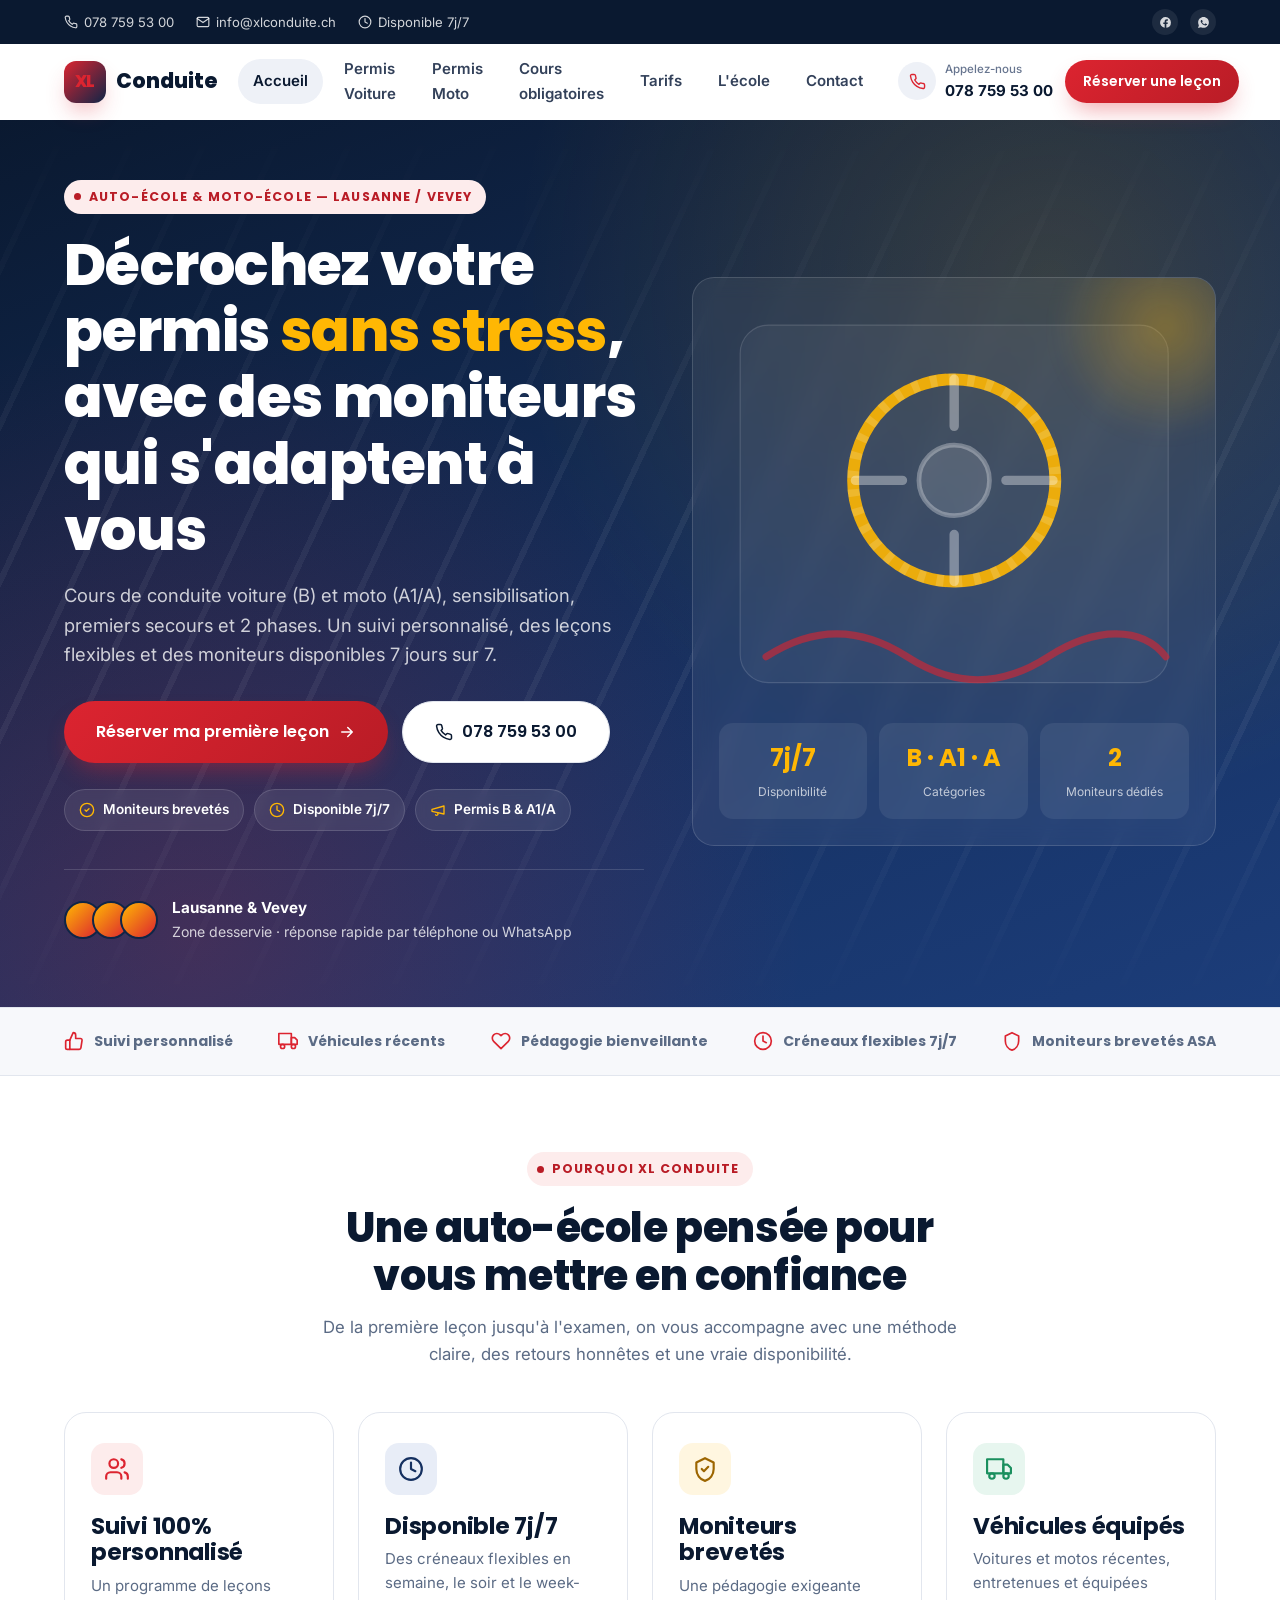
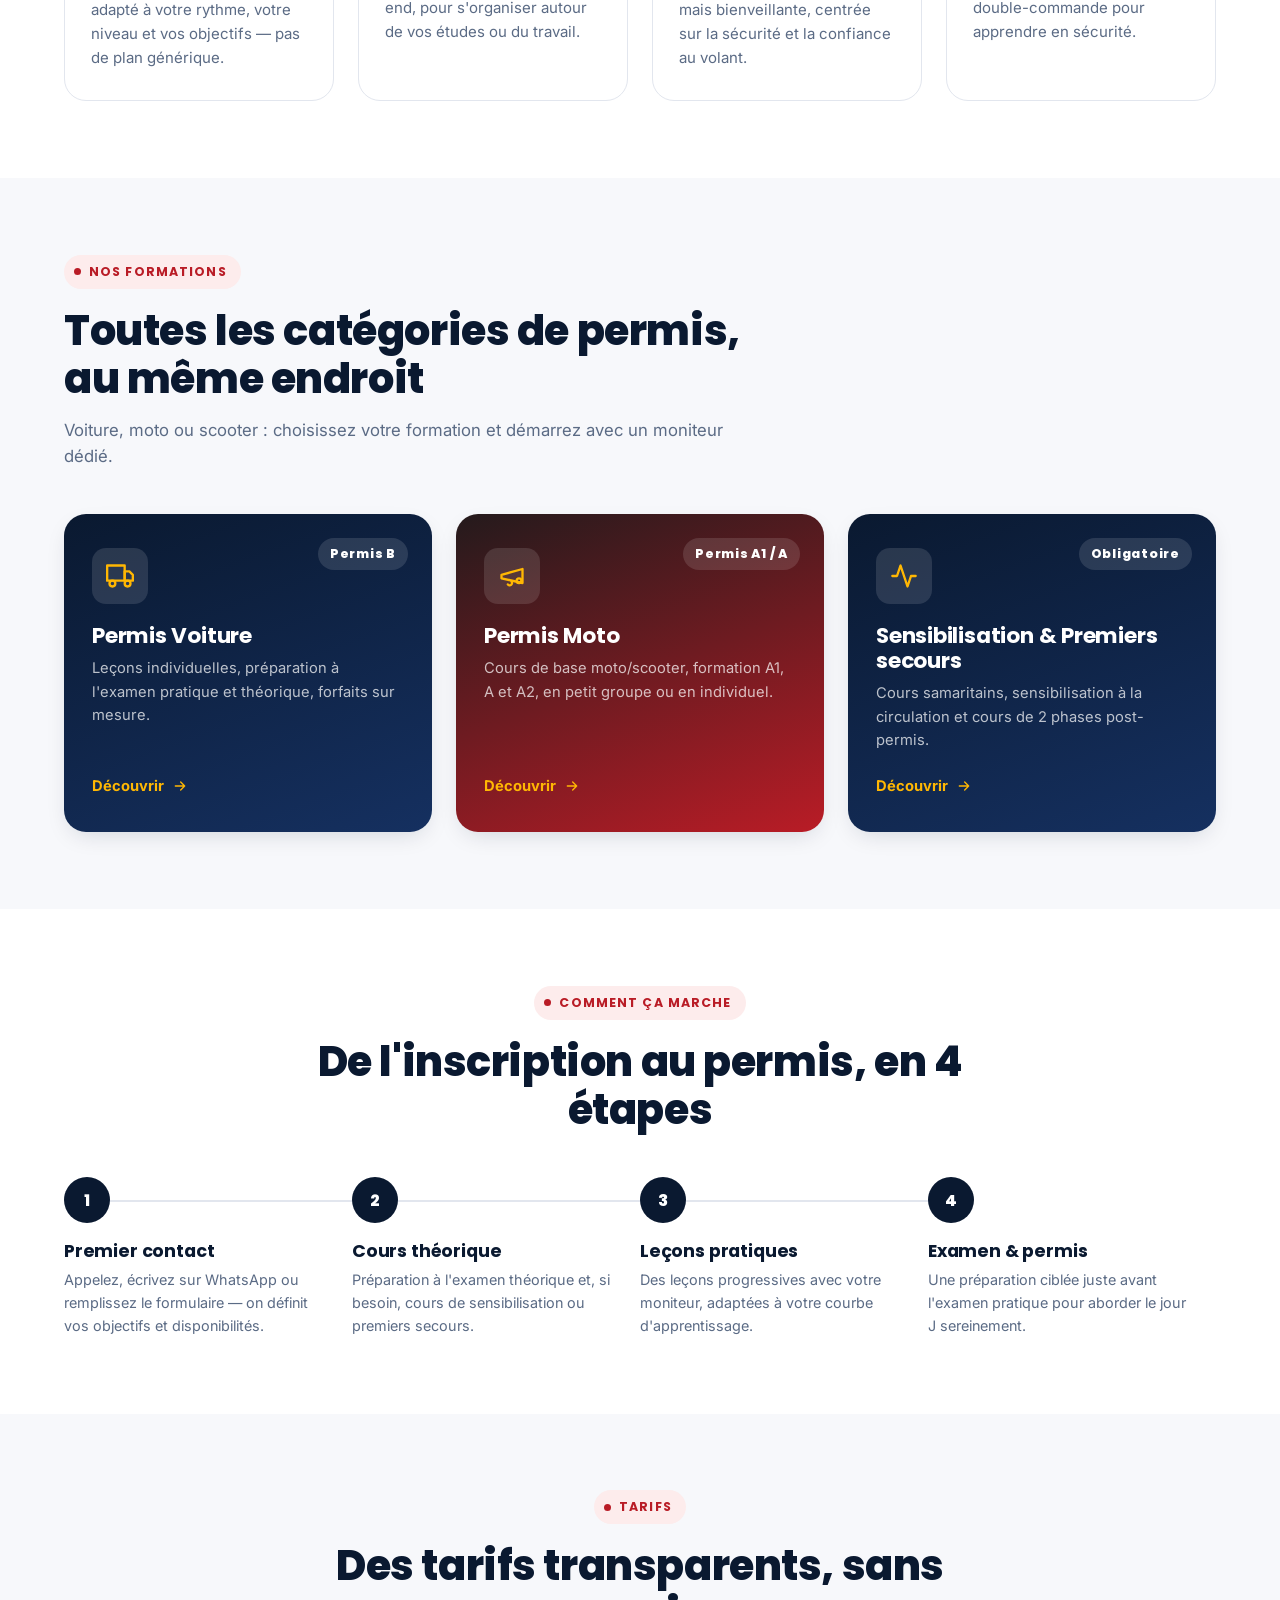
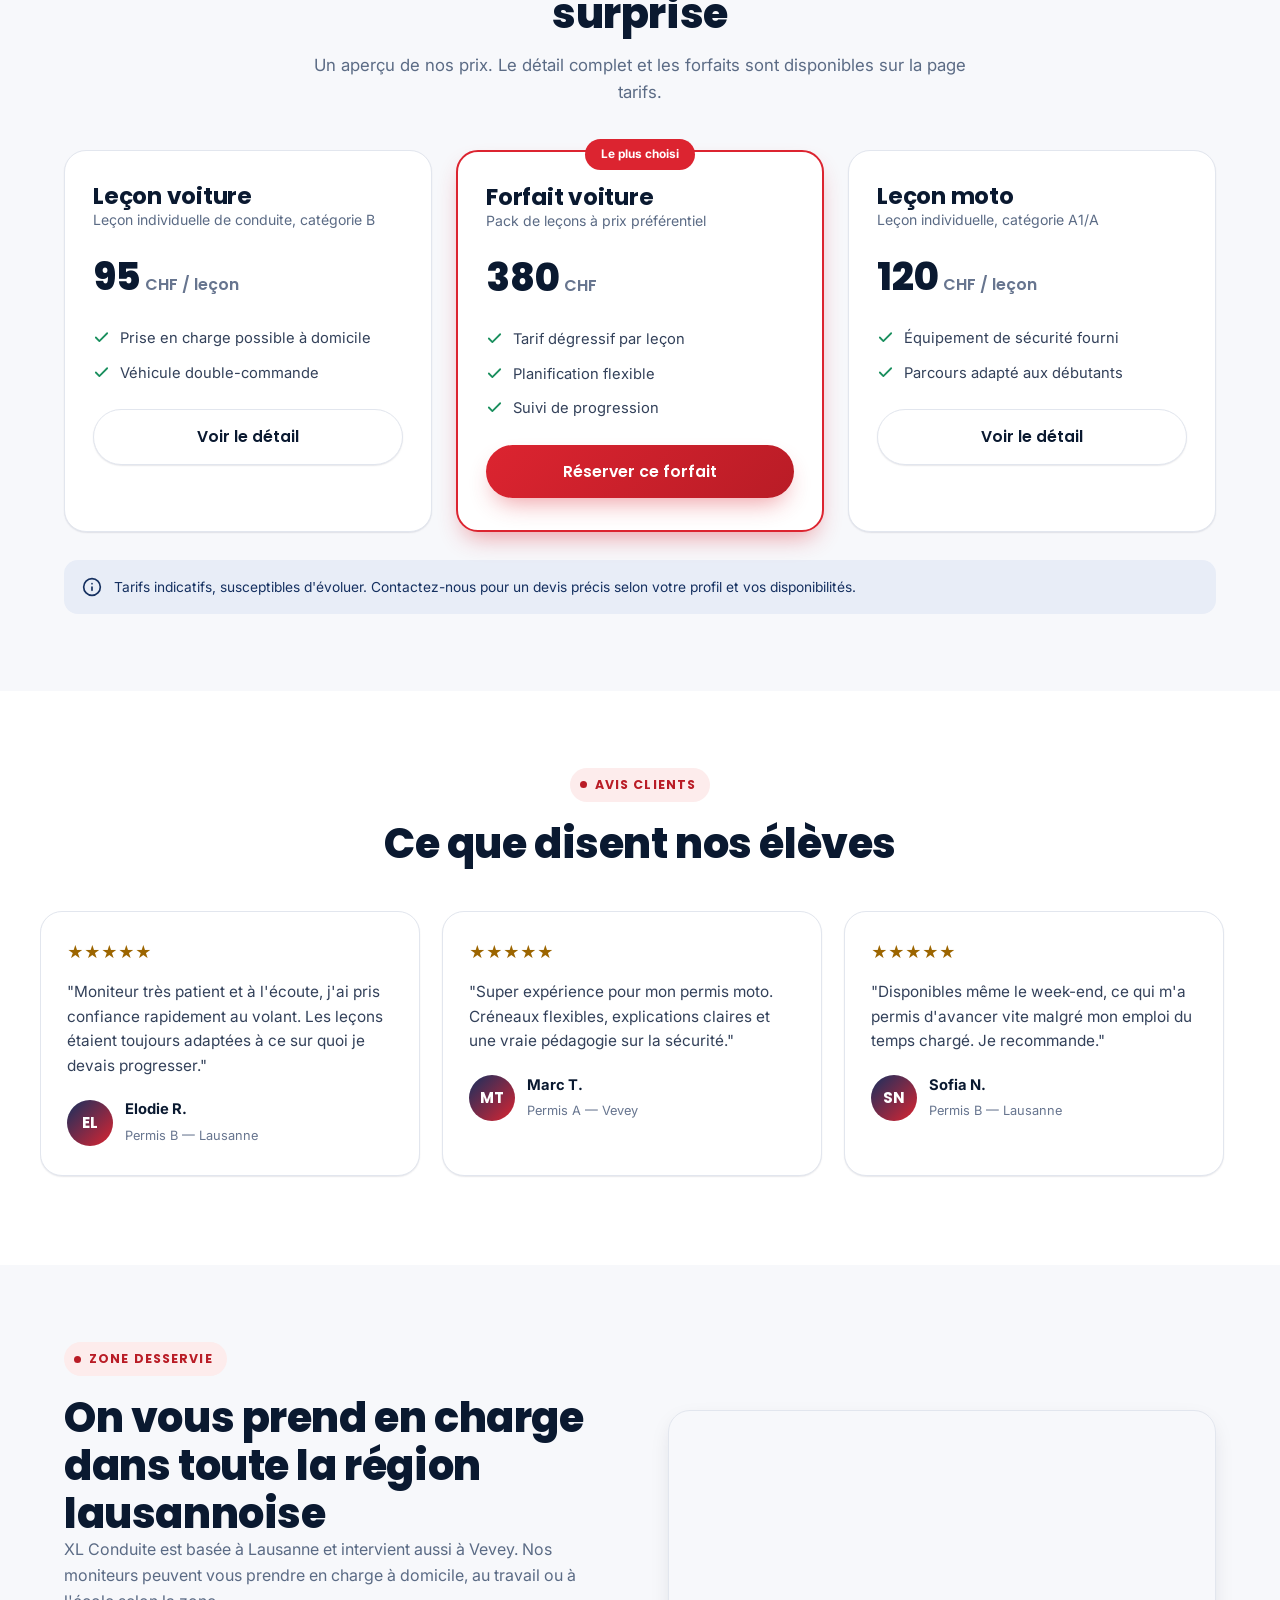
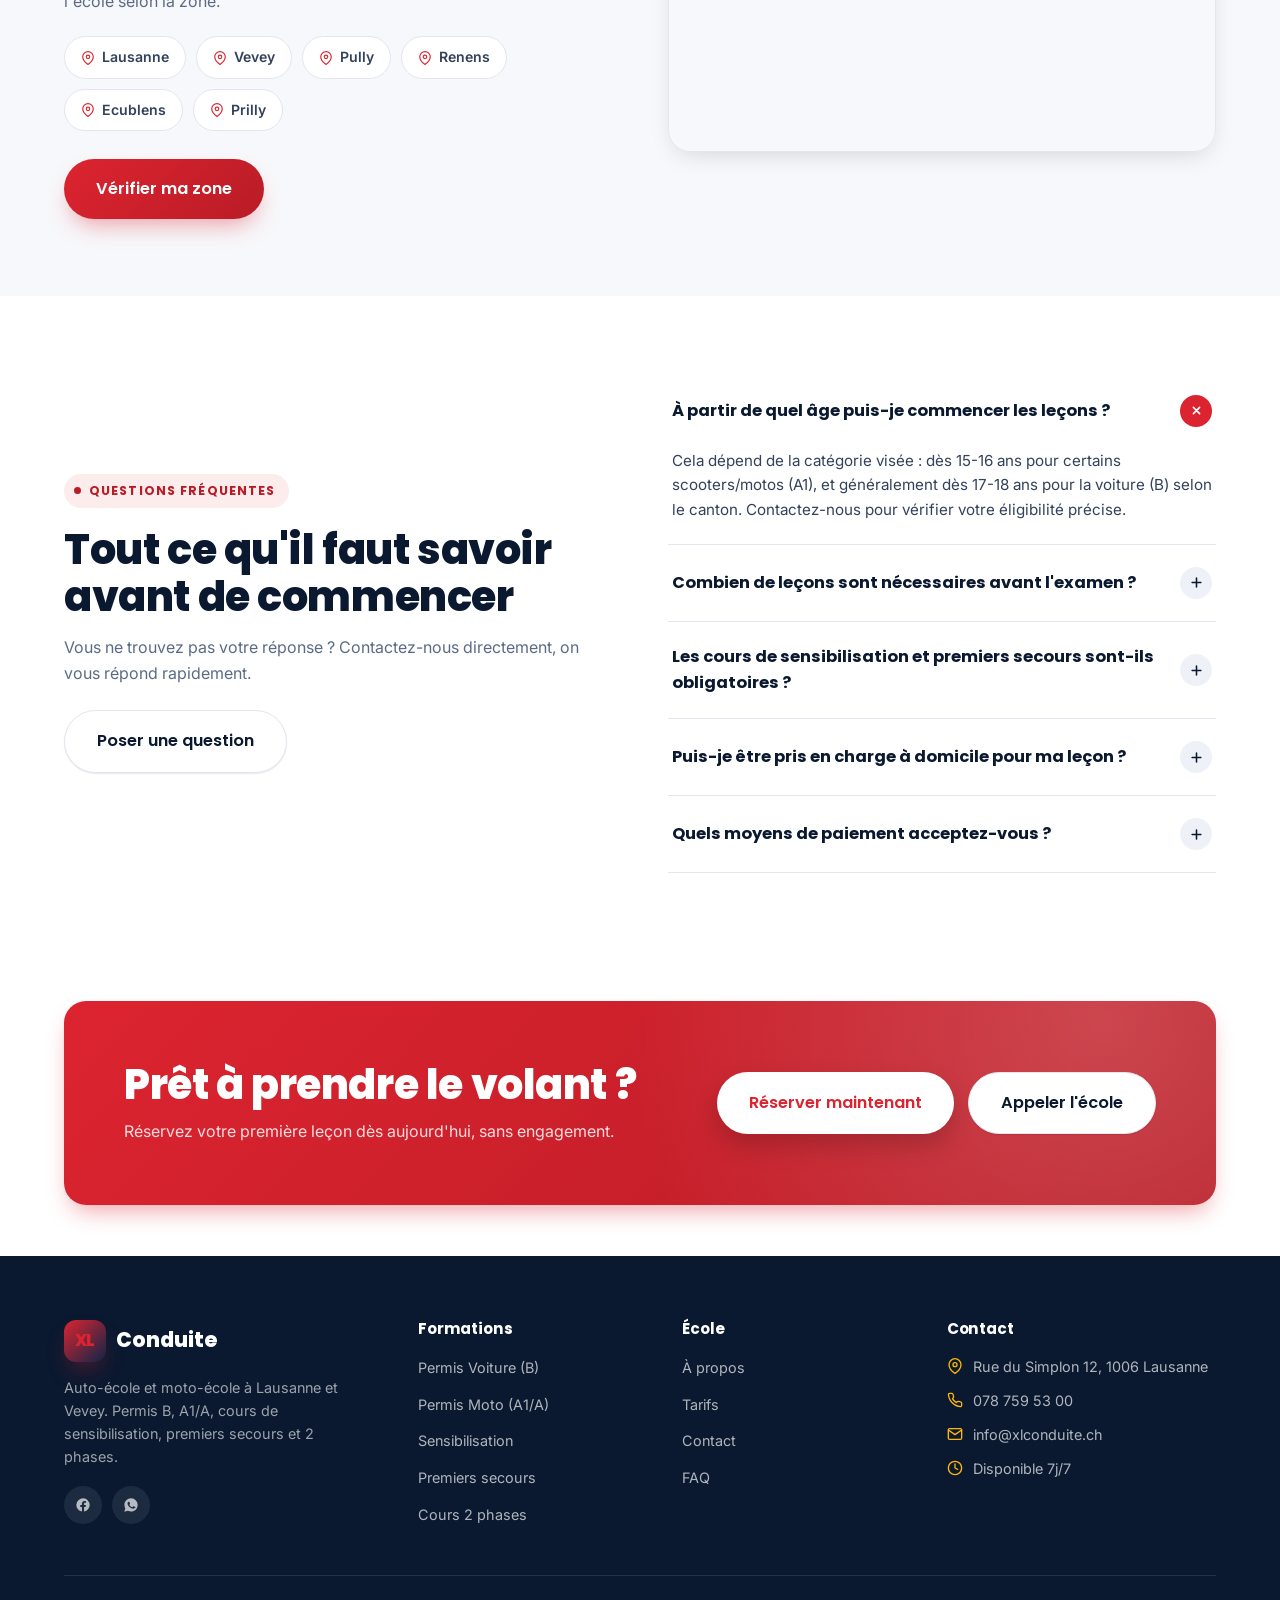
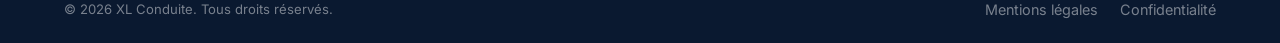
<file: index.html>
<!doctype html>
<html lang="fr">
<head>
<meta charset="UTF-8">
<meta name="viewport" content="width=device-width, initial-scale=1">
<title>XL Conduite — Auto-école & Moto-école à Lausanne & Vevey</title>
<meta name="description" content="XL Conduite, auto-école et moto-école à Lausanne et Vevey. Permis B, A1/A, cours de sensibilisation, premiers secours et 2 phases. Moniteurs disponibles 7j/7, suivi personnalisé.">
<link rel="canonical" href="https://www.xlconduite.ch/">
<meta property="og:type" content="website">
<meta property="og:title" content="XL Conduite — Auto-école & Moto-école à Lausanne & Vevey">
<meta property="og:description" content="Obtenez votre permis voiture ou moto avec XL Conduite. Moniteurs disponibles 7j/7 à Lausanne et Vevey, suivi personnalisé, véhicules récents.">
<meta property="og:url" content="https://www.xlconduite.ch/">
<meta property="og:locale" content="fr_CH">
<meta name="theme-color" content="#0a1930">
<link rel="icon" href="images/favicon.svg" type="image/svg+xml">
<link rel="preconnect" href="https://fonts.googleapis.com">
<link rel="preconnect" href="https://fonts.gstatic.com" crossorigin>
<link href="https://fonts.googleapis.com/css2?family=Poppins:wght@600;700;800&family=Inter:wght@400;500;600;700&display=swap" rel="stylesheet">
<link rel="stylesheet" href="css/style.css">
<script type="application/ld+json">
{
  "@context": "https://schema.org",
  "@type": "DrivingSchool",
  "name": "XL Conduite",
  "image": "https://www.xlconduite.ch/images/favicon.svg",
  "url": "https://www.xlconduite.ch/",
  "telephone": "+41787595300",
  "email": "info@xlconduite.ch",
  "address": {
    "@type": "PostalAddress",
    "streetAddress": "Rue du Simplon 12",
    "postalCode": "1006",
    "addressLocality": "Lausanne",
    "addressCountry": "CH"
  },
  "areaServed": ["Lausanne", "Vevey", "Pully", "Renens", "Ecublens", "Prilly"],
  "openingHours": "Mo-Su 07:00-20:00",
  "sameAs": ["https://www.facebook.com/xlconduiteautomoto/"]
}
</script>
</head>
<body>
<a href="#main" class="skip-link">Aller au contenu</a>

<!-- ============ TOPBAR ============ -->
<div class="topbar">
  <div class="container">
    <div class="topbar-links">
      <a href="tel:+41787595300">
        <svg width="14" height="14" viewBox="0 0 24 24" fill="none" stroke="currentColor" stroke-width="2" stroke-linecap="round" stroke-linejoin="round"><path d="M22 16.92v3a2 2 0 0 1-2.18 2 19.79 19.79 0 0 1-8.63-3.07 19.5 19.5 0 0 1-6-6 19.79 19.79 0 0 1-3.07-8.67A2 2 0 0 1 4.11 2h3a2 2 0 0 1 2 1.72c.127.96.362 1.903.7 2.81a2 2 0 0 1-.45 2.11L8.09 9.91a16 16 0 0 0 6 6l1.27-1.27a2 2 0 0 1 2.11-.45c.907.338 1.85.573 2.81.7A2 2 0 0 1 22 16.92z"/></svg>
        078 759 53 00
      </a>
      <a href="mailto:info@xlconduite.ch">
        <svg width="14" height="14" viewBox="0 0 24 24" fill="none" stroke="currentColor" stroke-width="2" stroke-linecap="round" stroke-linejoin="round"><path d="M4 4h16v16H4z" opacity="0"/><path d="M22 6c0-1.1-.9-2-2-2H4a2 2 0 0 0-2 2v12c0 1.1.9 2 2 2h16a2 2 0 0 0 2-2V6z"/><path d="m22 6-10 7L2 6"/></svg>
        info@xlconduite.ch
      </a>
      <span style="display:flex;align-items:center;gap:6px;">
        <svg width="14" height="14" viewBox="0 0 24 24" fill="none" stroke="currentColor" stroke-width="2" stroke-linecap="round" stroke-linejoin="round"><circle cx="12" cy="12" r="10"/><path d="M12 6v6l4 2"/></svg>
        Disponible 7j/7
      </span>
    </div>
    <div class="topbar-social">
      <a href="https://www.facebook.com/xlconduiteautomoto/" aria-label="Facebook" target="_blank" rel="noopener">
        <svg width="13" height="13" viewBox="0 0 24 24" fill="currentColor"><path d="M22 12a10 10 0 1 0-11.56 9.88v-6.99H7.9V12h2.54V9.8c0-2.5 1.49-3.89 3.78-3.89 1.1 0 2.24.2 2.24.2v2.46h-1.26c-1.24 0-1.63.77-1.63 1.56V12h2.78l-.44 2.89h-2.34v6.99A10 10 0 0 0 22 12z"/></svg>
      </a>
      <a href="https://wa.me/41787595300" aria-label="WhatsApp" target="_blank" rel="noopener">
        <svg width="13" height="13" viewBox="0 0 24 24" fill="currentColor"><path d="M12.04 2C6.58 2 2.13 6.45 2.13 11.91c0 1.75.46 3.45 1.32 4.95L2 22l5.29-1.39a9.87 9.87 0 0 0 4.75 1.21h.01c5.46 0 9.9-4.45 9.9-9.91C21.96 6.45 17.5 2 12.04 2zm5.8 14.05c-.24.68-1.4 1.3-1.93 1.36-.5.06-1.03.15-3.3-.7-2.78-1.06-4.55-3.9-4.7-4.08-.14-.18-1.12-1.49-1.12-2.84 0-1.35.71-2.02.96-2.29.24-.27.53-.34.71-.34.18 0 .36 0 .51.01.17.01.38-.06.6.46.24.58.8 2 .87 2.15.07.15.12.32.02.5-.1.19-.15.3-.29.46-.15.16-.31.36-.44.48-.15.15-.3.3-.13.6.17.3.76 1.25 1.63 2.02 1.12.99 2.06 1.3 2.37 1.45.31.15.49.13.67-.08.18-.2.77-.9.98-1.2.2-.31.4-.26.68-.16.28.1 1.77.84 2.07.99.3.15.5.22.57.35.08.13.08.72-.16 1.4z"/></svg>
      </a>
    </div>
  </div>
</div>

<!-- ============ NAV ============ -->
<header class="nav">
  <div class="container">
    <a href="index.html" class="brand">
      <span class="brand-mark">XL</span>
      Conduite
    </a>
    <nav class="nav-links" aria-label="Navigation principale">
      <a href="index.html" aria-current="page">Accueil</a>
      <a href="permis-voiture.html">Permis Voiture</a>
      <a href="permis-moto.html">Permis Moto</a>
      <a href="cours-obligatoires.html">Cours obligatoires</a>
      <a href="tarifs.html">Tarifs</a>
      <a href="a-propos.html">L'école</a>
      <a href="contact.html">Contact</a>
    </nav>
    <div class="nav-actions">
      <a href="tel:+41787595300" class="nav-call">
        <span class="nav-call-ico">
          <svg viewBox="0 0 24 24" fill="none" stroke="currentColor" stroke-width="2" stroke-linecap="round" stroke-linejoin="round"><path d="M22 16.92v3a2 2 0 0 1-2.18 2 19.79 19.79 0 0 1-8.63-3.07 19.5 19.5 0 0 1-6-6 19.79 19.79 0 0 1-3.07-8.67A2 2 0 0 1 4.11 2h3a2 2 0 0 1 2 1.72c.127.96.362 1.903.7 2.81a2 2 0 0 1-.45 2.11L8.09 9.91a16 16 0 0 0 6 6l1.27-1.27a2 2 0 0 1 2.11-.45c.907.338 1.85.573 2.81.7A2 2 0 0 1 22 16.92z"/></svg>
        </span>
        <span class="nav-call-text"><small>Appelez-nous</small>078 759 53 00</span>
      </a>
      <a href="contact.html" class="btn btn-primary btn-sm">Réserver une leçon</a>
      <button class="nav-burger" aria-label="Ouvrir le menu">
        <svg viewBox="0 0 24 24" fill="none" stroke="currentColor" stroke-width="2" stroke-linecap="round" stroke-linejoin="round"><path d="M4 6h16M4 12h16M4 18h16"/></svg>
      </button>
    </div>
  </div>
</header>

<!-- ============ MOBILE MENU ============ -->
<div class="mobile-menu">
  <div class="mobile-menu-top">
    <a href="index.html" class="brand" style="color:#fff;"><span class="brand-mark">XL</span>Conduite</a>
    <button class="mobile-menu-close" aria-label="Fermer le menu">
      <svg viewBox="0 0 24 24" fill="none" stroke="currentColor" stroke-width="2" stroke-linecap="round" stroke-linejoin="round"><path d="M18 6 6 18M6 6l12 12"/></svg>
    </button>
  </div>
  <nav>
    <a href="index.html">Accueil</a>
    <a href="permis-voiture.html">Permis Voiture</a>
    <a href="permis-moto.html">Permis Moto</a>
    <a href="cours-obligatoires.html">Cours obligatoires</a>
    <a href="tarifs.html">Tarifs</a>
    <a href="a-propos.html">L'école</a>
    <a href="contact.html">Contact</a>
  </nav>
  <div class="mobile-menu-cta">
    <a href="tel:+41787595300" class="mobile-menu-phone">📞 078 759 53 00</a>
    <a href="contact.html" class="btn btn-primary btn-block btn-lg">Réserver une leçon</a>
  </div>
</div>

<main id="main">

<!-- ============ HERO ============ -->
<section class="hero">
  <div class="hero-road"></div>
  <div class="container">
    <div class="hero-copy">
      <span class="kicker">Auto-école & moto-école — Lausanne / Vevey</span>
      <h1>Décrochez votre permis <em>sans stress</em>, avec des moniteurs qui s'adaptent à vous</h1>
      <p class="hero-lead">Cours de conduite voiture (B) et moto (A1/A), sensibilisation, premiers secours et 2 phases. Un suivi personnalisé, des leçons flexibles et des moniteurs disponibles 7 jours sur 7.</p>
      <div class="hero-cta">
        <a href="contact.html" class="btn btn-primary btn-lg">
          Réserver ma première leçon
          <svg viewBox="0 0 24 24" fill="none" stroke="currentColor" stroke-width="2" stroke-linecap="round" stroke-linejoin="round"><path d="M5 12h14M13 6l6 6-6 6"/></svg>
        </a>
        <a href="tel:+41787595300" class="btn btn-secondary btn-lg">
          <svg viewBox="0 0 24 24" fill="none" stroke="currentColor" stroke-width="2" stroke-linecap="round" stroke-linejoin="round"><path d="M22 16.92v3a2 2 0 0 1-2.18 2 19.79 19.79 0 0 1-8.63-3.07 19.5 19.5 0 0 1-6-6 19.79 19.79 0 0 1-3.07-8.67A2 2 0 0 1 4.11 2h3a2 2 0 0 1 2 1.72c.127.96.362 1.903.7 2.81a2 2 0 0 1-.45 2.11L8.09 9.91a16 16 0 0 0 6 6l1.27-1.27a2 2 0 0 1 2.11-.45c.907.338 1.85.573 2.81.7A2 2 0 0 1 22 16.92z"/></svg>
          078 759 53 00
        </a>
      </div>
      <div class="hero-badges">
        <span class="hero-badge"><svg viewBox="0 0 24 24" fill="none" stroke="currentColor" stroke-width="2" stroke-linecap="round" stroke-linejoin="round"><path d="m9 12 2 2 4-4"/><circle cx="12" cy="12" r="10"/></svg>Moniteurs brevetés</span>
        <span class="hero-badge"><svg viewBox="0 0 24 24" fill="none" stroke="currentColor" stroke-width="2" stroke-linecap="round" stroke-linejoin="round"><circle cx="12" cy="12" r="10"/><path d="M12 6v6l4 2"/></svg>Disponible 7j/7</span>
        <span class="hero-badge"><svg viewBox="0 0 24 24" fill="none" stroke="currentColor" stroke-width="2" stroke-linecap="round" stroke-linejoin="round"><path d="M3 11l18-5v12L3 14v-3z"/><path d="M11.6 16.8a2 2 0 1 1-3.2 2.4"/></svg>Permis B & A1/A</span>
      </div>
      <div class="hero-trust">
        <div class="hero-trust-avatars">
          <span></span><span></span><span></span>
        </div>
        <div class="hero-trust-text">
          <strong>Lausanne & Vevey</strong>
          Zone desservie · réponse rapide par téléphone ou WhatsApp
        </div>
      </div>
    </div>
    <div class="hero-visual">
      <div class="hero-card">
        <div class="hero-card-glow"></div>
        <svg class="wheel-illustration" viewBox="0 0 400 340" fill="none">
          <rect x="18" y="18" width="364" height="304" rx="24" fill="rgba(255,255,255,.04)" stroke="rgba(255,255,255,.14)"/>
          <circle cx="200" cy="150" r="86" stroke="rgba(255,183,3,.9)" stroke-width="10"/>
          <circle cx="200" cy="150" r="86" stroke="rgba(255,255,255,.14)" stroke-width="10" stroke-dasharray="6 10"/>
          <circle cx="200" cy="150" r="30" fill="rgba(255,255,255,.12)" stroke="rgba(255,255,255,.3)" stroke-width="4"/>
          <path d="M200 64v40M200 196v40M116 150h40M244 150h40" stroke="rgba(255,255,255,.35)" stroke-width="8" stroke-linecap="round"/>
          <path d="M40 300c40-26 80-26 120 0s80 26 120 0 80-26 100 0" stroke="rgba(220,36,48,.6)" stroke-width="6" stroke-linecap="round"/>
        </svg>
        <div class="hero-stats">
          <div class="hero-stat"><b>7j/7</b><span>Disponibilité</span></div>
          <div class="hero-stat"><b>B · A1 · A</b><span>Catégories</span></div>
          <div class="hero-stat"><b>2</b><span>Moniteurs dédiés</span></div>
        </div>
      </div>
    </div>
  </div>
</section>

<!-- ============ STRIP ============ -->
<div class="strip">
  <div class="container">
    <div class="strip-item"><svg viewBox="0 0 24 24" fill="none" stroke="currentColor" stroke-width="2" stroke-linecap="round" stroke-linejoin="round"><path d="M14 9V5a3 3 0 0 0-3-3l-4 9v11h11.28a2 2 0 0 0 2-1.7l1.38-9a2 2 0 0 0-2-2.3H14z"/><path d="M7 22H4a2 2 0 0 1-2-2v-7a2 2 0 0 1 2-2h3"/></svg>Suivi personnalisé</div>
    <div class="strip-item"><svg viewBox="0 0 24 24" fill="none" stroke="currentColor" stroke-width="2" stroke-linecap="round" stroke-linejoin="round"><rect x="1" y="3" width="15" height="13"/><path d="M16 8h4l3 3v5h-7V8z"/><circle cx="5.5" cy="18.5" r="2.5"/><circle cx="18.5" cy="18.5" r="2.5"/></svg>Véhicules récents</div>
    <div class="strip-item"><svg viewBox="0 0 24 24" fill="none" stroke="currentColor" stroke-width="2" stroke-linecap="round" stroke-linejoin="round"><path d="M20.84 4.61a5.5 5.5 0 0 0-7.78 0L12 5.67l-1.06-1.06a5.5 5.5 0 1 0-7.78 7.78L12 21.23l8.84-8.84a5.5 5.5 0 0 0 0-7.78z"/></svg>Pédagogie bienveillante</div>
    <div class="strip-item"><svg viewBox="0 0 24 24" fill="none" stroke="currentColor" stroke-width="2" stroke-linecap="round" stroke-linejoin="round"><circle cx="12" cy="12" r="10"/><path d="M12 6v6l4 2"/></svg>Créneaux flexibles 7j/7</div>
    <div class="strip-item"><svg viewBox="0 0 24 24" fill="none" stroke="currentColor" stroke-width="2" stroke-linecap="round" stroke-linejoin="round"><path d="M12 2 4 6v6c0 5.25 3.4 9.74 8 11 4.6-1.26 8-5.75 8-11V6l-8-4z"/></svg>Moniteurs brevetés ASA</div>
  </div>
</div>

<!-- ============ USP ============ -->
<section class="section-pad">
  <div class="container">
    <div class="section-head center">
      <span class="kicker">Pourquoi XL Conduite</span>
      <h2>Une auto-école pensée pour vous mettre en confiance</h2>
      <p>De la première leçon jusqu'à l'examen, on vous accompagne avec une méthode claire, des retours honnêtes et une vraie disponibilité.</p>
    </div>
    <div class="grid grid-4">
      <div class="card reveal reveal-1">
        <div class="card-icon"><svg viewBox="0 0 24 24" fill="none" stroke="currentColor" stroke-width="2" stroke-linecap="round" stroke-linejoin="round"><path d="M16 21v-2a4 4 0 0 0-4-4H6a4 4 0 0 0-4 4v2"/><circle cx="9" cy="7" r="4"/><path d="M22 21v-2a4 4 0 0 0-3-3.87M16 3.13a4 4 0 0 1 0 7.75"/></svg></div>
        <h3>Suivi 100% personnalisé</h3>
        <p>Un programme de leçons adapté à votre rythme, votre niveau et vos objectifs — pas de plan générique.</p>
      </div>
      <div class="card reveal reveal-2">
        <div class="card-icon icon-navy"><svg viewBox="0 0 24 24" fill="none" stroke="currentColor" stroke-width="2" stroke-linecap="round" stroke-linejoin="round"><circle cx="12" cy="12" r="10"/><path d="M12 6v6l4 2"/></svg></div>
        <h3>Disponible 7j/7</h3>
        <p>Des créneaux flexibles en semaine, le soir et le week-end, pour s'organiser autour de vos études ou du travail.</p>
      </div>
      <div class="card reveal reveal-3">
        <div class="card-icon icon-amber"><svg viewBox="0 0 24 24" fill="none" stroke="currentColor" stroke-width="2" stroke-linecap="round" stroke-linejoin="round"><path d="M12 2 4 6v6c0 5.25 3.4 9.74 8 11 4.6-1.26 8-5.75 8-11V6l-8-4z"/><path d="m9 12 2 2 4-4"/></svg></div>
        <h3>Moniteurs brevetés</h3>
        <p>Une pédagogie exigeante mais bienveillante, centrée sur la sécurité et la confiance au volant.</p>
      </div>
      <div class="card reveal reveal-4">
        <div class="card-icon icon-green"><svg viewBox="0 0 24 24" fill="none" stroke="currentColor" stroke-width="2" stroke-linecap="round" stroke-linejoin="round"><rect x="1" y="3" width="15" height="13"/><path d="M16 8h4l3 3v5h-7V8z"/><circle cx="5.5" cy="18.5" r="2.5"/><circle cx="18.5" cy="18.5" r="2.5"/></svg></div>
        <h3>Véhicules équipés</h3>
        <p>Voitures et motos récentes, entretenues et équipées double-commande pour apprendre en sécurité.</p>
      </div>
    </div>
  </div>
</section>

<!-- ============ CATEGORIES ============ -->
<section class="section-pad bg-surface">
  <div class="container">
    <div class="section-head">
      <span class="kicker">Nos formations</span>
      <h2>Toutes les catégories de permis, au même endroit</h2>
      <p>Voiture, moto ou scooter : choisissez votre formation et démarrez avec un moniteur dédié.</p>
    </div>
    <div class="grid grid-3">
      <a href="permis-voiture.html" class="cat-card reveal reveal-1">
        <span class="cat-tag">Permis B</span>
        <div class="cat-icon"><svg viewBox="0 0 24 24" fill="none" stroke="currentColor" stroke-width="2" stroke-linecap="round" stroke-linejoin="round"><rect x="1" y="3" width="15" height="13"/><path d="M16 8h4l3 3v5h-7V8z"/><circle cx="5.5" cy="18.5" r="2.5"/><circle cx="18.5" cy="18.5" r="2.5"/></svg></div>
        <h3>Permis Voiture</h3>
        <p>Leçons individuelles, préparation à l'examen pratique et théorique, forfaits sur mesure.</p>
        <span class="cat-link">Découvrir<svg viewBox="0 0 24 24" fill="none" stroke="currentColor" stroke-width="2" stroke-linecap="round" stroke-linejoin="round"><path d="M5 12h14M13 6l6 6-6 6"/></svg></span>
      </a>
      <a href="permis-moto.html" class="cat-card alt reveal reveal-2">
        <span class="cat-tag">Permis A1 / A</span>
        <div class="cat-icon"><svg viewBox="0 0 24 24" fill="none" stroke="currentColor" stroke-width="2" stroke-linecap="round" stroke-linejoin="round"><path d="M3 11l18-5v12L3 14v-3z"/><path d="M11.6 16.8a2 2 0 1 1-3.2 2.4"/><circle cx="18" cy="16" r="2"/></svg></div>
        <h3>Permis Moto</h3>
        <p>Cours de base moto/scooter, formation A1, A et A2, en petit groupe ou en individuel.</p>
        <span class="cat-link">Découvrir<svg viewBox="0 0 24 24" fill="none" stroke="currentColor" stroke-width="2" stroke-linecap="round" stroke-linejoin="round"><path d="M5 12h14M13 6l6 6-6 6"/></svg></span>
      </a>
      <a href="cours-obligatoires.html" class="cat-card reveal reveal-3">
        <span class="cat-tag">Obligatoire</span>
        <div class="cat-icon"><svg viewBox="0 0 24 24" fill="none" stroke="currentColor" stroke-width="2" stroke-linecap="round" stroke-linejoin="round"><path d="M22 12h-4l-3 9L9 3l-3 9H2"/></svg></div>
        <h3>Sensibilisation & Premiers secours</h3>
        <p>Cours samaritains, sensibilisation à la circulation et cours de 2 phases post-permis.</p>
        <span class="cat-link">Découvrir<svg viewBox="0 0 24 24" fill="none" stroke="currentColor" stroke-width="2" stroke-linecap="round" stroke-linejoin="round"><path d="M5 12h14M13 6l6 6-6 6"/></svg></span>
      </a>
    </div>
  </div>
</section>

<!-- ============ STEPS ============ -->
<section class="section-pad">
  <div class="container">
    <div class="section-head center">
      <span class="kicker">Comment ça marche</span>
      <h2>De l'inscription au permis, en 4 étapes</h2>
    </div>
    <div class="steps">
      <div class="step reveal reveal-1">
        <div class="step-num">1</div>
        <div class="step-line"></div>
        <h3>Premier contact</h3>
        <p>Appelez, écrivez sur WhatsApp ou remplissez le formulaire — on définit vos objectifs et disponibilités.</p>
      </div>
      <div class="step reveal reveal-2">
        <div class="step-num">2</div>
        <div class="step-line"></div>
        <h3>Cours théorique</h3>
        <p>Préparation à l'examen théorique et, si besoin, cours de sensibilisation ou premiers secours.</p>
      </div>
      <div class="step reveal reveal-3">
        <div class="step-num">3</div>
        <div class="step-line"></div>
        <h3>Leçons pratiques</h3>
        <p>Des leçons progressives avec votre moniteur, adaptées à votre courbe d'apprentissage.</p>
      </div>
      <div class="step reveal reveal-4">
        <div class="step-num">4</div>
        <h3>Examen & permis</h3>
        <p>Une préparation ciblée juste avant l'examen pratique pour aborder le jour J sereinement.</p>
      </div>
    </div>
  </div>
</section>

<!-- ============ PRICING PREVIEW ============ -->
<section class="section-pad bg-surface">
  <div class="container">
    <div class="section-head center">
      <span class="kicker">Tarifs</span>
      <h2>Des tarifs transparents, sans surprise</h2>
      <p>Un aperçu de nos prix. Le détail complet et les forfaits sont disponibles sur la page tarifs.</p>
    </div>
    <div class="grid grid-3">
      <div class="price-card reveal reveal-1">
        <h3>Leçon voiture</h3>
        <p style="font-size:.88rem;">Leçon individuelle de conduite, catégorie B</p>
        <div class="amount">95<small> CHF / leçon</small></div>
        <ul>
          <li><svg viewBox="0 0 24 24" fill="none" stroke="currentColor" stroke-width="2.5" stroke-linecap="round" stroke-linejoin="round"><path d="M20 6 9 17l-5-5"/></svg>Prise en charge possible à domicile</li>
          <li><svg viewBox="0 0 24 24" fill="none" stroke="currentColor" stroke-width="2.5" stroke-linecap="round" stroke-linejoin="round"><path d="M20 6 9 17l-5-5"/></svg>Véhicule double-commande</li>
        </ul>
        <a href="tarifs.html" class="btn btn-secondary btn-block">Voir le détail</a>
      </div>
      <div class="price-card featured reveal reveal-2">
        <span class="price-card-badge">Le plus choisi</span>
        <h3>Forfait voiture</h3>
        <p style="font-size:.88rem;">Pack de leçons à prix préférentiel</p>
        <div class="amount">380<small> CHF</small></div>
        <ul>
          <li><svg viewBox="0 0 24 24" fill="none" stroke="currentColor" stroke-width="2.5" stroke-linecap="round" stroke-linejoin="round"><path d="M20 6 9 17l-5-5"/></svg>Tarif dégressif par leçon</li>
          <li><svg viewBox="0 0 24 24" fill="none" stroke="currentColor" stroke-width="2.5" stroke-linecap="round" stroke-linejoin="round"><path d="M20 6 9 17l-5-5"/></svg>Planification flexible</li>
          <li><svg viewBox="0 0 24 24" fill="none" stroke="currentColor" stroke-width="2.5" stroke-linecap="round" stroke-linejoin="round"><path d="M20 6 9 17l-5-5"/></svg>Suivi de progression</li>
        </ul>
        <a href="contact.html" class="btn btn-primary btn-block">Réserver ce forfait</a>
      </div>
      <div class="price-card reveal reveal-3">
        <h3>Leçon moto</h3>
        <p style="font-size:.88rem;">Leçon individuelle, catégorie A1/A</p>
        <div class="amount">120<small> CHF / leçon</small></div>
        <ul>
          <li><svg viewBox="0 0 24 24" fill="none" stroke="currentColor" stroke-width="2.5" stroke-linecap="round" stroke-linejoin="round"><path d="M20 6 9 17l-5-5"/></svg>Équipement de sécurité fourni</li>
          <li><svg viewBox="0 0 24 24" fill="none" stroke="currentColor" stroke-width="2.5" stroke-linecap="round" stroke-linejoin="round"><path d="M20 6 9 17l-5-5"/></svg>Parcours adapté aux débutants</li>
        </ul>
        <a href="permis-moto.html" class="btn btn-secondary btn-block">Voir le détail</a>
      </div>
    </div>
    <div class="price-disclaimer">
      <svg viewBox="0 0 24 24" fill="none" stroke="currentColor" stroke-width="2" stroke-linecap="round" stroke-linejoin="round"><circle cx="12" cy="12" r="10"/><path d="M12 16v-4M12 8h.01"/></svg>
      <span>Tarifs indicatifs, susceptibles d'évoluer. Contactez-nous pour un devis précis selon votre profil et vos disponibilités.</span>
    </div>
  </div>
</section>

<!-- ============ TESTIMONIALS ============ -->
<section class="section-pad">
  <div class="container">
    <div class="section-head center">
      <span class="kicker">Avis clients</span>
      <h2>Ce que disent nos élèves</h2>
    </div>
  </div>
  <div class="container">
    <!-- Avis d'exemple à remplacer par de vrais avis Google avant mise en ligne -->
    <div class="testi-track">
      <div class="testi-card reveal">
        <div class="testi-stars">★★★★★</div>
        <p>"Moniteur très patient et à l'écoute, j'ai pris confiance rapidement au volant. Les leçons étaient toujours adaptées à ce sur quoi je devais progresser."</p>
        <div class="testi-person">
          <div class="testi-avatar">EL</div>
          <div><strong>Elodie R.</strong><span>Permis B — Lausanne</span></div>
        </div>
      </div>
      <div class="testi-card reveal">
        <div class="testi-stars">★★★★★</div>
        <p>"Super expérience pour mon permis moto. Créneaux flexibles, explications claires et une vraie pédagogie sur la sécurité."</p>
        <div class="testi-person">
          <div class="testi-avatar">MT</div>
          <div><strong>Marc T.</strong><span>Permis A — Vevey</span></div>
        </div>
      </div>
      <div class="testi-card reveal">
        <div class="testi-stars">★★★★★</div>
        <p>"Disponibles même le week-end, ce qui m'a permis d'avancer vite malgré mon emploi du temps chargé. Je recommande."</p>
        <div class="testi-person">
          <div class="testi-avatar">SN</div>
          <div><strong>Sofia N.</strong><span>Permis B — Lausanne</span></div>
        </div>
      </div>
      <div class="testi-card reveal">
        <div class="testi-stars">★★★★★</div>
        <p>"Bonne ambiance pendant les leçons, moniteur rassurant. J'ai réussi mon examen du premier coup."</p>
        <div class="testi-person">
          <div class="testi-avatar">JD</div>
          <div><strong>Julien D.</strong><span>Permis B — Pully</span></div>
        </div>
      </div>
    </div>
  </div>
</section>

<!-- ============ SERVICE AREA ============ -->
<section class="section-pad bg-surface">
  <div class="container">
    <div class="split">
      <div>
        <span class="kicker">Zone desservie</span>
        <h2>On vous prend en charge dans toute la région lausannoise</h2>
        <p>XL Conduite est basée à Lausanne et intervient aussi à Vevey. Nos moniteurs peuvent vous prendre en charge à domicile, au travail ou à l'école selon la zone.</p>
        <div class="area-list">
          <span><svg viewBox="0 0 24 24" fill="none" stroke="currentColor" stroke-width="2" stroke-linecap="round" stroke-linejoin="round"><path d="M21 10c0 7-9 13-9 13s-9-6-9-13a9 9 0 0 1 18 0z"/><circle cx="12" cy="10" r="3"/></svg>Lausanne</span>
          <span><svg viewBox="0 0 24 24" fill="none" stroke="currentColor" stroke-width="2" stroke-linecap="round" stroke-linejoin="round"><path d="M21 10c0 7-9 13-9 13s-9-6-9-13a9 9 0 0 1 18 0z"/><circle cx="12" cy="10" r="3"/></svg>Vevey</span>
          <span><svg viewBox="0 0 24 24" fill="none" stroke="currentColor" stroke-width="2" stroke-linecap="round" stroke-linejoin="round"><path d="M21 10c0 7-9 13-9 13s-9-6-9-13a9 9 0 0 1 18 0z"/><circle cx="12" cy="10" r="3"/></svg>Pully</span>
          <span><svg viewBox="0 0 24 24" fill="none" stroke="currentColor" stroke-width="2" stroke-linecap="round" stroke-linejoin="round"><path d="M21 10c0 7-9 13-9 13s-9-6-9-13a9 9 0 0 1 18 0z"/><circle cx="12" cy="10" r="3"/></svg>Renens</span>
          <span><svg viewBox="0 0 24 24" fill="none" stroke="currentColor" stroke-width="2" stroke-linecap="round" stroke-linejoin="round"><path d="M21 10c0 7-9 13-9 13s-9-6-9-13a9 9 0 0 1 18 0z"/><circle cx="12" cy="10" r="3"/></svg>Ecublens</span>
          <span><svg viewBox="0 0 24 24" fill="none" stroke="currentColor" stroke-width="2" stroke-linecap="round" stroke-linejoin="round"><path d="M21 10c0 7-9 13-9 13s-9-6-9-13a9 9 0 0 1 18 0z"/><circle cx="12" cy="10" r="3"/></svg>Prilly</span>
        </div>
        <a href="contact.html" class="btn btn-primary btn-lg" style="margin-top:28px;">Vérifier ma zone</a>
      </div>
      <div class="map-frame">
        <iframe title="Localisation XL Conduite, Rue du Simplon 12, 1006 Lausanne" src="https://www.google.com/maps?q=Rue+du+Simplon+12,+1006+Lausanne,+Suisse&output=embed" loading="lazy" referrerpolicy="no-referrer-when-downgrade"></iframe>
      </div>
    </div>
  </div>
</section>

<!-- ============ FAQ ============ -->
<section class="section-pad" id="faq">
  <div class="container">
    <div class="split">
      <div>
        <span class="kicker">Questions fréquentes</span>
        <h2>Tout ce qu'il faut savoir avant de commencer</h2>
        <p style="margin-top:14px;">Vous ne trouvez pas votre réponse ? Contactez-nous directement, on vous répond rapidement.</p>
        <a href="contact.html" class="btn btn-secondary btn-lg" style="margin-top:24px;">Poser une question</a>
      </div>
      <div>
        <div class="faq-item open">
          <button class="faq-q"><span>À partir de quel âge puis-je commencer les leçons ?</span><span class="plus"><svg viewBox="0 0 24 24" fill="none" stroke="currentColor" stroke-width="2.5" stroke-linecap="round" stroke-linejoin="round"><path d="M12 5v14M5 12h14"/></svg></span></button>
          <div class="faq-a"><div class="faq-a-inner">Cela dépend de la catégorie visée : dès 15-16 ans pour certains scooters/motos (A1), et généralement dès 17-18 ans pour la voiture (B) selon le canton. Contactez-nous pour vérifier votre éligibilité précise.</div></div>
        </div>
        <div class="faq-item">
          <button class="faq-q"><span>Combien de leçons sont nécessaires avant l'examen ?</span><span class="plus"><svg viewBox="0 0 24 24" fill="none" stroke="currentColor" stroke-width="2.5" stroke-linecap="round" stroke-linejoin="round"><path d="M12 5v14M5 12h14"/></svg></span></button>
          <div class="faq-a"><div class="faq-a-inner">Cela varie selon votre expérience de conduite et votre aisance. Après vos premières leçons, votre moniteur vous donne une estimation réaliste et ajustée au fil de votre progression.</div></div>
        </div>
        <div class="faq-item">
          <button class="faq-q"><span>Les cours de sensibilisation et premiers secours sont-ils obligatoires ?</span><span class="plus"><svg viewBox="0 0 24 24" fill="none" stroke="currentColor" stroke-width="2.5" stroke-linecap="round" stroke-linejoin="round"><path d="M12 5v14M5 12h14"/></svg></span></button>
          <div class="faq-a"><div class="faq-a-inner">Oui, ces cours sont exigés par la loi suisse pour l'obtention du permis de conduire. XL Conduite les organise régulièrement — consultez la page Cours obligatoires pour le détail.</div></div>
        </div>
        <div class="faq-item">
          <button class="faq-q"><span>Puis-je être pris en charge à domicile pour ma leçon ?</span><span class="plus"><svg viewBox="0 0 24 24" fill="none" stroke="currentColor" stroke-width="2.5" stroke-linecap="round" stroke-linejoin="round"><path d="M12 5v14M5 12h14"/></svg></span></button>
          <div class="faq-a"><div class="faq-a-inner">Dans la mesure du possible, oui — à Lausanne, Vevey et les communes environnantes. Précisez votre adresse lors de la réservation pour confirmation.</div></div>
        </div>
        <div class="faq-item">
          <button class="faq-q"><span>Quels moyens de paiement acceptez-vous ?</span><span class="plus"><svg viewBox="0 0 24 24" fill="none" stroke="currentColor" stroke-width="2.5" stroke-linecap="round" stroke-linejoin="round"><path d="M12 5v14M5 12h14"/></svg></span></button>
          <div class="faq-a"><div class="faq-a-inner">Contactez-nous pour connaître les modalités de paiement actuelles (leçon à leçon ou forfait).</div></div>
        </div>
      </div>
    </div>
  </div>
</section>

<!-- ============ CTA BANNER ============ -->
<section class="section-pad-sm">
  <div class="container">
    <div class="cta-banner">
      <div>
        <h2>Prêt à prendre le volant ?</h2>
        <p>Réservez votre première leçon dès aujourd'hui, sans engagement.</p>
      </div>
      <div style="display:flex;gap:14px;flex-wrap:wrap;position:relative;">
        <a href="contact.html" class="btn btn-primary btn-lg">Réserver maintenant</a>
        <a href="tel:+41787595300" class="btn btn-secondary btn-lg">Appeler l'école</a>
      </div>
    </div>
  </div>
</section>

</main>

<!-- ============ FOOTER ============ -->
<footer class="footer">
  <div class="container">
    <div class="footer-grid">
      <div class="footer-brand">
        <a href="index.html" class="brand" style="color:#fff;"><span class="brand-mark">XL</span>Conduite</a>
        <p>Auto-école et moto-école à Lausanne et Vevey. Permis B, A1/A, cours de sensibilisation, premiers secours et 2 phases.</p>
        <div class="footer-social">
          <a href="https://www.facebook.com/xlconduiteautomoto/" aria-label="Facebook" target="_blank" rel="noopener"><svg viewBox="0 0 24 24" fill="currentColor"><path d="M22 12a10 10 0 1 0-11.56 9.88v-6.99H7.9V12h2.54V9.8c0-2.5 1.49-3.89 3.78-3.89 1.1 0 2.24.2 2.24.2v2.46h-1.26c-1.24 0-1.63.77-1.63 1.56V12h2.78l-.44 2.89h-2.34v6.99A10 10 0 0 0 22 12z"/></svg></a>
          <a href="https://wa.me/41787595300" aria-label="WhatsApp" target="_blank" rel="noopener"><svg viewBox="0 0 24 24" fill="currentColor"><path d="M12.04 2C6.58 2 2.13 6.45 2.13 11.91c0 1.75.46 3.45 1.32 4.95L2 22l5.29-1.39a9.87 9.87 0 0 0 4.75 1.21h.01c5.46 0 9.9-4.45 9.9-9.91C21.96 6.45 17.5 2 12.04 2zm5.8 14.05c-.24.68-1.4 1.3-1.93 1.36-.5.06-1.03.15-3.3-.7-2.78-1.06-4.55-3.9-4.7-4.08-.14-.18-1.12-1.49-1.12-2.84 0-1.35.71-2.02.96-2.29.24-.27.53-.34.71-.34.18 0 .36 0 .51.01.17.01.38-.06.6.46.24.58.8 2 .87 2.15.07.15.12.32.02.5-.1.19-.15.3-.29.46-.15.16-.31.36-.44.48-.15.15-.3.3-.13.6.17.3.76 1.25 1.63 2.02 1.12.99 2.06 1.3 2.37 1.45.31.15.49.13.67-.08.18-.2.77-.9.98-1.2.2-.31.4-.26.68-.16.28.1 1.77.84 2.07.99.3.15.5.22.57.35.08.13.08.72-.16 1.4z"/></svg></a>
        </div>
      </div>
      <div>
        <h4>Formations</h4>
        <ul>
          <li><a href="permis-voiture.html">Permis Voiture (B)</a></li>
          <li><a href="permis-moto.html">Permis Moto (A1/A)</a></li>
          <li><a href="cours-obligatoires.html">Sensibilisation</a></li>
          <li><a href="cours-obligatoires.html">Premiers secours</a></li>
          <li><a href="cours-obligatoires.html">Cours 2 phases</a></li>
        </ul>
      </div>
      <div>
        <h4>École</h4>
        <ul>
          <li><a href="a-propos.html">À propos</a></li>
          <li><a href="tarifs.html">Tarifs</a></li>
          <li><a href="contact.html">Contact</a></li>
          <li><a href="index.html#faq">FAQ</a></li>
        </ul>
      </div>
      <div>
        <h4>Contact</h4>
        <ul class="footer-contact">
          <li><svg viewBox="0 0 24 24" fill="none" stroke="currentColor" stroke-width="2" stroke-linecap="round" stroke-linejoin="round"><path d="M21 10c0 7-9 13-9 13s-9-6-9-13a9 9 0 0 1 18 0z"/><circle cx="12" cy="10" r="3"/></svg>Rue du Simplon 12, 1006 Lausanne</li>
          <li><svg viewBox="0 0 24 24" fill="none" stroke="currentColor" stroke-width="2" stroke-linecap="round" stroke-linejoin="round"><path d="M22 16.92v3a2 2 0 0 1-2.18 2 19.79 19.79 0 0 1-8.63-3.07 19.5 19.5 0 0 1-6-6 19.79 19.79 0 0 1-3.07-8.67A2 2 0 0 1 4.11 2h3a2 2 0 0 1 2 1.72c.127.96.362 1.903.7 2.81a2 2 0 0 1-.45 2.11L8.09 9.91a16 16 0 0 0 6 6l1.27-1.27a2 2 0 0 1 2.11-.45c.907.338 1.85.573 2.81.7A2 2 0 0 1 22 16.92z"/></svg><a href="tel:+41787595300">078 759 53 00</a></li>
          <li><svg viewBox="0 0 24 24" fill="none" stroke="currentColor" stroke-width="2" stroke-linecap="round" stroke-linejoin="round"><path d="M4 4h16v16H4z" opacity="0"/><path d="M22 6c0-1.1-.9-2-2-2H4a2 2 0 0 0-2 2v12c0 1.1.9 2 2 2h16a2 2 0 0 0 2-2V6z"/><path d="m22 6-10 7L2 6"/></svg><a href="mailto:info@xlconduite.ch">info@xlconduite.ch</a></li>
          <li><svg viewBox="0 0 24 24" fill="none" stroke="currentColor" stroke-width="2" stroke-linecap="round" stroke-linejoin="round"><circle cx="12" cy="12" r="10"/><path d="M12 6v6l4 2"/></svg>Disponible 7j/7</li>
        </ul>
      </div>
    </div>
    <div class="footer-bottom">
      <span>© 2026 XL Conduite. Tous droits réservés.</span>
      <ul>
        <li><a href="mentions-legales.html">Mentions légales</a></li>
        <li><a href="confidentialite.html">Confidentialité</a></li>
      </ul>
    </div>
  </div>
</footer>

<!-- ============ MOBILE STICKY CTA ============ -->
<div class="mobile-cta-bar">
  <a href="tel:+41787595300" class="call">
    <svg viewBox="0 0 24 24" fill="none" stroke="currentColor" stroke-width="2" stroke-linecap="round" stroke-linejoin="round"><path d="M22 16.92v3a2 2 0 0 1-2.18 2 19.79 19.79 0 0 1-8.63-3.07 19.5 19.5 0 0 1-6-6 19.79 19.79 0 0 1-3.07-8.67A2 2 0 0 1 4.11 2h3a2 2 0 0 1 2 1.72c.127.96.362 1.903.7 2.81a2 2 0 0 1-.45 2.11L8.09 9.91a16 16 0 0 0 6 6l1.27-1.27a2 2 0 0 1 2.11-.45c.907.338 1.85.573 2.81.7A2 2 0 0 1 22 16.92z"/></svg>
    Appeler
  </a>
  <a href="contact.html" class="book">
    <svg viewBox="0 0 24 24" fill="none" stroke="currentColor" stroke-width="2" stroke-linecap="round" stroke-linejoin="round"><rect x="3" y="4" width="18" height="18" rx="2"/><path d="M16 2v4M8 2v4M3 10h18"/></svg>
    Réserver
  </a>
</div>

<script src="js/main.js"></script>
</body>
</html>
</file>
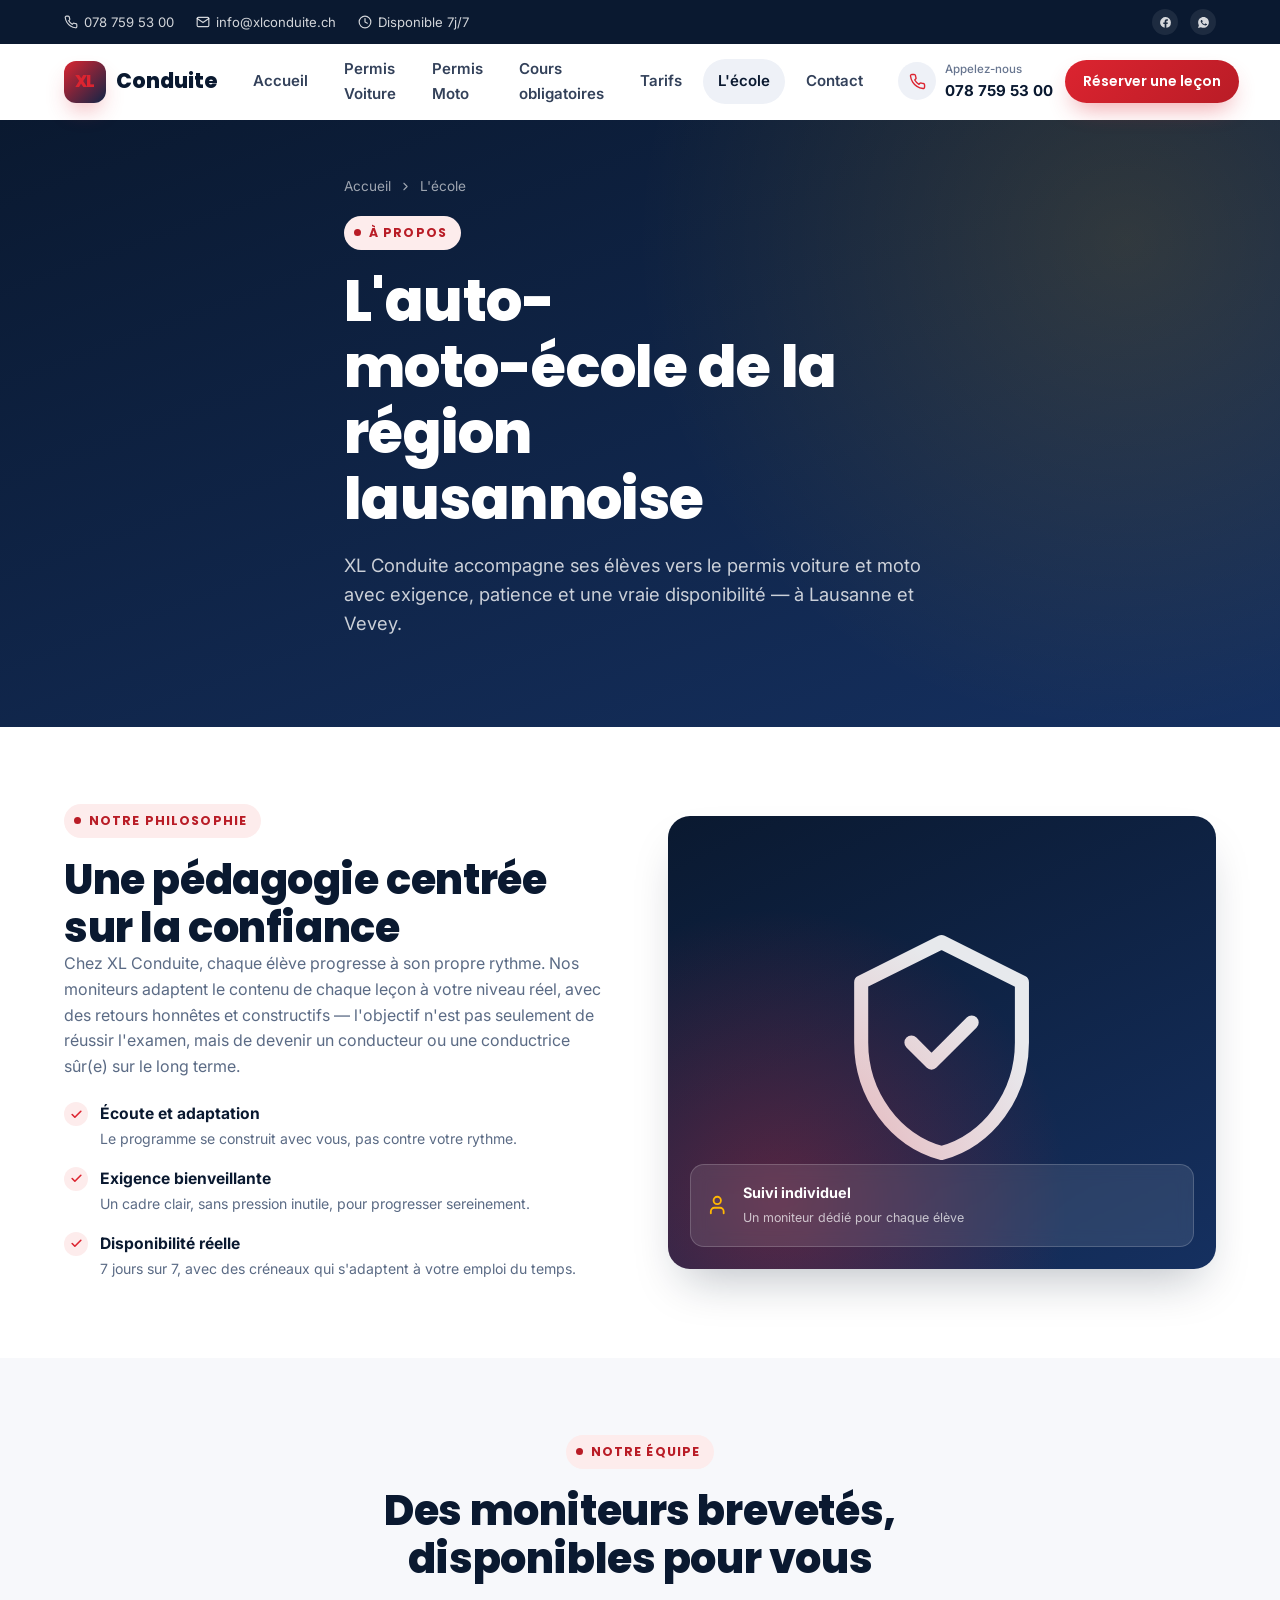
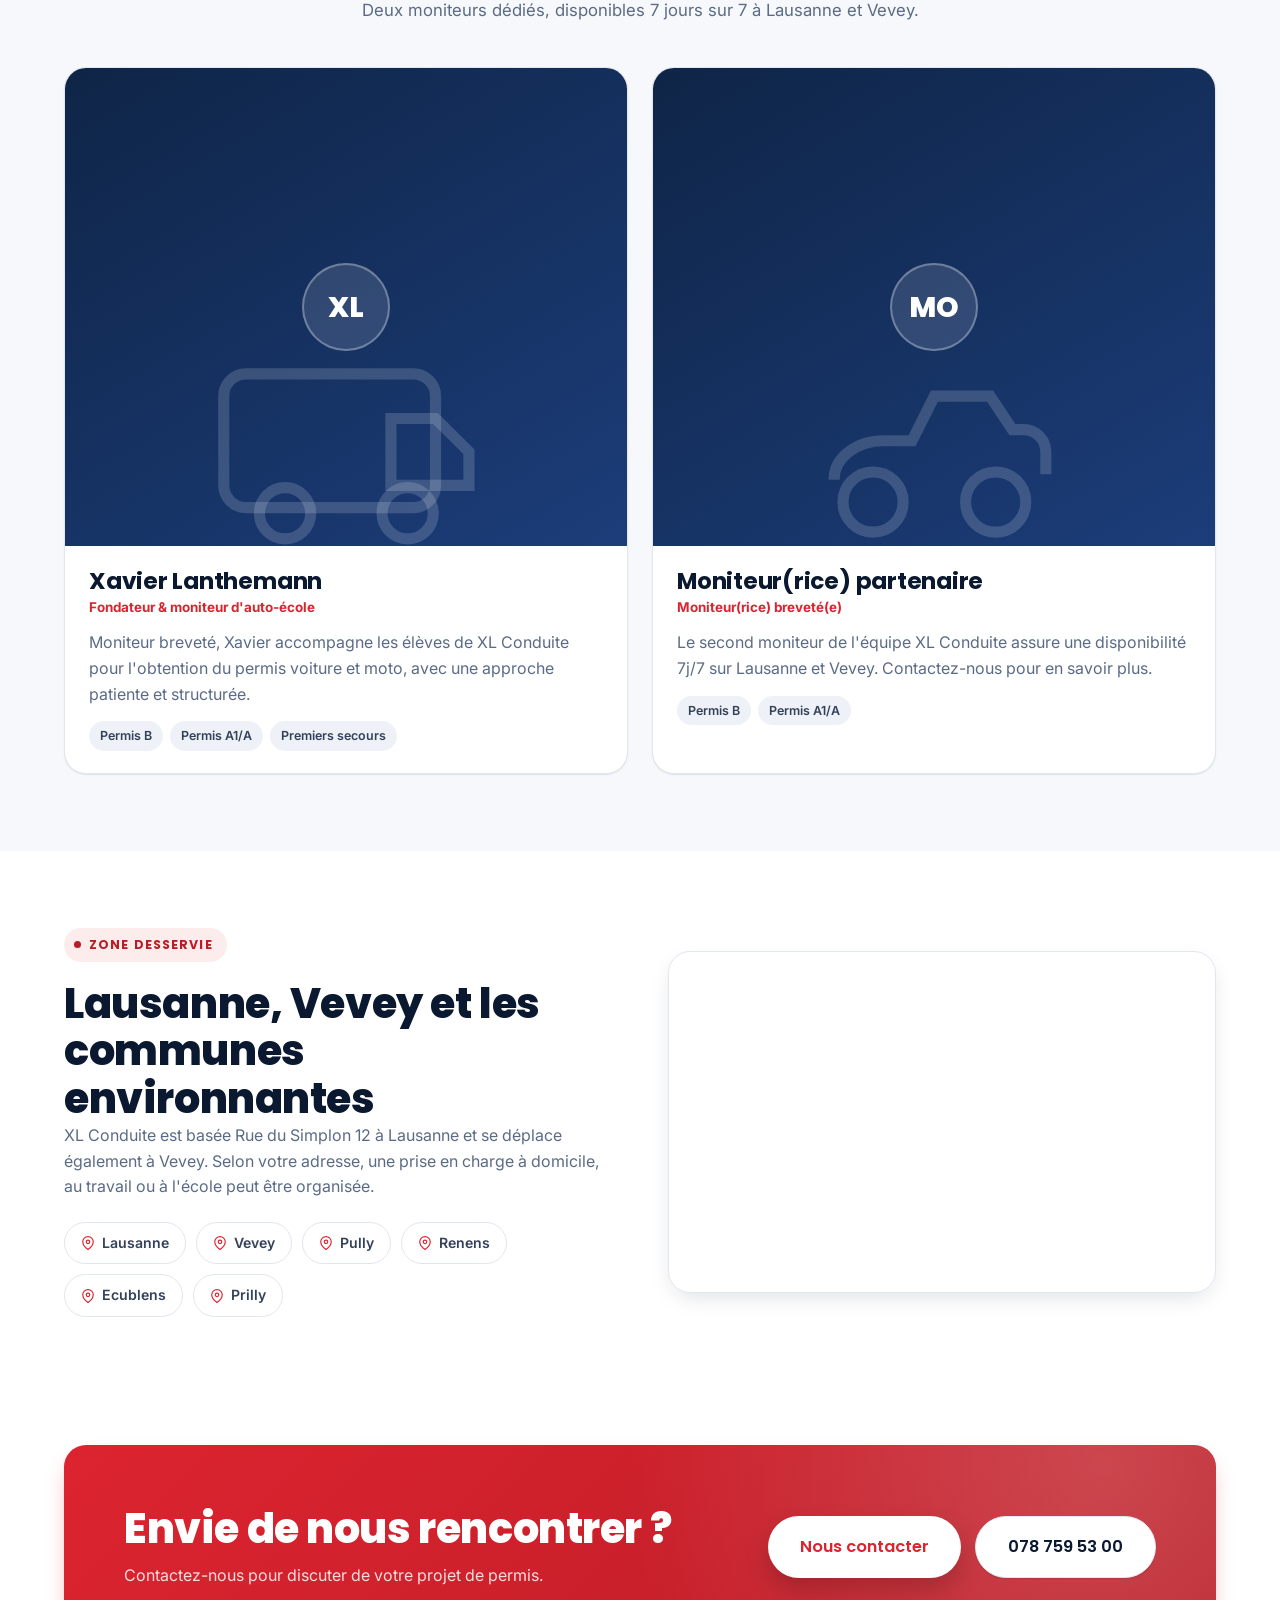
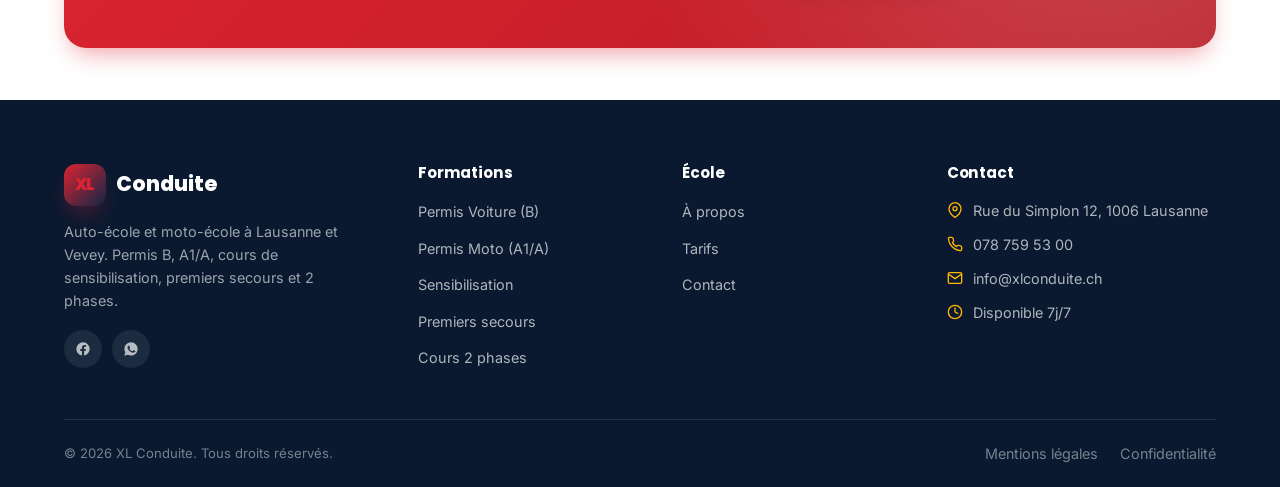
<file: a-propos.html>
<!doctype html>
<html lang="fr">
<head>
<meta charset="UTF-8">
<meta name="viewport" content="width=device-width, initial-scale=1">
<title>L'école & nos moniteurs — XL Conduite Lausanne</title>
<meta name="description" content="Découvrez XL Conduite, auto-école et moto-école basée à Lausanne. Notre méthode pédagogique, nos moniteurs brevetés et notre zone d'intervention.">
<link rel="canonical" href="https://www.xlconduite.ch/a-propos.html">
<meta property="og:type" content="website">
<meta property="og:title" content="L'école & nos moniteurs — XL Conduite">
<meta property="og:description" content="Notre méthode, nos moniteurs et notre zone d'intervention à Lausanne et Vevey.">
<meta name="theme-color" content="#0a1930">
<link rel="icon" href="images/favicon.svg" type="image/svg+xml">
<link rel="preconnect" href="https://fonts.googleapis.com">
<link rel="preconnect" href="https://fonts.gstatic.com" crossorigin>
<link href="https://fonts.googleapis.com/css2?family=Poppins:wght@600;700;800&family=Inter:wght@400;500;600;700&display=swap" rel="stylesheet">
<link rel="stylesheet" href="css/style.css">
</head>
<body>
<a href="#main" class="skip-link">Aller au contenu</a>

<div class="topbar">
  <div class="container">
    <div class="topbar-links">
      <a href="tel:+41787595300"><svg width="14" height="14" viewBox="0 0 24 24" fill="none" stroke="currentColor" stroke-width="2" stroke-linecap="round" stroke-linejoin="round"><path d="M22 16.92v3a2 2 0 0 1-2.18 2 19.79 19.79 0 0 1-8.63-3.07 19.5 19.5 0 0 1-6-6 19.79 19.79 0 0 1-3.07-8.67A2 2 0 0 1 4.11 2h3a2 2 0 0 1 2 1.72c.127.96.362 1.903.7 2.81a2 2 0 0 1-.45 2.11L8.09 9.91a16 16 0 0 0 6 6l1.27-1.27a2 2 0 0 1 2.11-.45c.907.338 1.85.573 2.81.7A2 2 0 0 1 22 16.92z"/></svg>078 759 53 00</a>
      <a href="mailto:info@xlconduite.ch"><svg width="14" height="14" viewBox="0 0 24 24" fill="none" stroke="currentColor" stroke-width="2" stroke-linecap="round" stroke-linejoin="round"><path d="M22 6c0-1.1-.9-2-2-2H4a2 2 0 0 0-2 2v12c0 1.1.9 2 2 2h16a2 2 0 0 0 2-2V6z"/><path d="m22 6-10 7L2 6"/></svg>info@xlconduite.ch</a>
      <span style="display:flex;align-items:center;gap:6px;"><svg width="14" height="14" viewBox="0 0 24 24" fill="none" stroke="currentColor" stroke-width="2" stroke-linecap="round" stroke-linejoin="round"><circle cx="12" cy="12" r="10"/><path d="M12 6v6l4 2"/></svg>Disponible 7j/7</span>
    </div>
    <div class="topbar-social">
      <a href="https://www.facebook.com/xlconduiteautomoto/" aria-label="Facebook" target="_blank" rel="noopener"><svg width="13" height="13" viewBox="0 0 24 24" fill="currentColor"><path d="M22 12a10 10 0 1 0-11.56 9.88v-6.99H7.9V12h2.54V9.8c0-2.5 1.49-3.89 3.78-3.89 1.1 0 2.24.2 2.24.2v2.46h-1.26c-1.24 0-1.63.77-1.63 1.56V12h2.78l-.44 2.89h-2.34v6.99A10 10 0 0 0 22 12z"/></svg></a>
      <a href="https://wa.me/41787595300" aria-label="WhatsApp" target="_blank" rel="noopener"><svg width="13" height="13" viewBox="0 0 24 24" fill="currentColor"><path d="M12.04 2C6.58 2 2.13 6.45 2.13 11.91c0 1.75.46 3.45 1.32 4.95L2 22l5.29-1.39a9.87 9.87 0 0 0 4.75 1.21h.01c5.46 0 9.9-4.45 9.9-9.91C21.96 6.45 17.5 2 12.04 2zm5.8 14.05c-.24.68-1.4 1.3-1.93 1.36-.5.06-1.03.15-3.3-.7-2.78-1.06-4.55-3.9-4.7-4.08-.14-.18-1.12-1.49-1.12-2.84 0-1.35.71-2.02.96-2.29.24-.27.53-.34.71-.34.18 0 .36 0 .51.01.17.01.38-.06.6.46.24.58.8 2 .87 2.15.07.15.12.32.02.5-.1.19-.15.3-.29.46-.15.16-.31.36-.44.48-.15.15-.3.3-.13.6.17.3.76 1.25 1.63 2.02 1.12.99 2.06 1.3 2.37 1.45.31.15.49.13.67-.08.18-.2.77-.9.98-1.2.2-.31.4-.26.68-.16.28.1 1.77.84 2.07.99.3.15.5.22.57.35.08.13.08.72-.16 1.4z"/></svg></a>
    </div>
  </div>
</div>

<header class="nav">
  <div class="container">
    <a href="index.html" class="brand"><span class="brand-mark">XL</span>Conduite</a>
    <nav class="nav-links" aria-label="Navigation principale">
      <a href="index.html">Accueil</a>
      <a href="permis-voiture.html">Permis Voiture</a>
      <a href="permis-moto.html">Permis Moto</a>
      <a href="cours-obligatoires.html">Cours obligatoires</a>
      <a href="tarifs.html">Tarifs</a>
      <a href="a-propos.html" aria-current="page">L'école</a>
      <a href="contact.html">Contact</a>
    </nav>
    <div class="nav-actions">
      <a href="tel:+41787595300" class="nav-call">
        <span class="nav-call-ico"><svg viewBox="0 0 24 24" fill="none" stroke="currentColor" stroke-width="2" stroke-linecap="round" stroke-linejoin="round"><path d="M22 16.92v3a2 2 0 0 1-2.18 2 19.79 19.79 0 0 1-8.63-3.07 19.5 19.5 0 0 1-6-6 19.79 19.79 0 0 1-3.07-8.67A2 2 0 0 1 4.11 2h3a2 2 0 0 1 2 1.72c.127.96.362 1.903.7 2.81a2 2 0 0 1-.45 2.11L8.09 9.91a16 16 0 0 0 6 6l1.27-1.27a2 2 0 0 1 2.11-.45c.907.338 1.85.573 2.81.7A2 2 0 0 1 22 16.92z"/></svg></span>
        <span class="nav-call-text"><small>Appelez-nous</small>078 759 53 00</span>
      </a>
      <a href="contact.html" class="btn btn-primary btn-sm">Réserver une leçon</a>
      <button class="nav-burger" aria-label="Ouvrir le menu"><svg viewBox="0 0 24 24" fill="none" stroke="currentColor" stroke-width="2" stroke-linecap="round" stroke-linejoin="round"><path d="M4 6h16M4 12h16M4 18h16"/></svg></button>
    </div>
  </div>
</header>

<div class="mobile-menu">
  <div class="mobile-menu-top">
    <a href="index.html" class="brand" style="color:#fff;"><span class="brand-mark">XL</span>Conduite</a>
    <button class="mobile-menu-close" aria-label="Fermer le menu"><svg viewBox="0 0 24 24" fill="none" stroke="currentColor" stroke-width="2" stroke-linecap="round" stroke-linejoin="round"><path d="M18 6 6 18M6 6l12 12"/></svg></button>
  </div>
  <nav>
    <a href="index.html">Accueil</a>
    <a href="permis-voiture.html">Permis Voiture</a>
    <a href="permis-moto.html">Permis Moto</a>
    <a href="cours-obligatoires.html">Cours obligatoires</a>
    <a href="tarifs.html">Tarifs</a>
    <a href="a-propos.html">L'école</a>
    <a href="contact.html">Contact</a>
  </nav>
  <div class="mobile-menu-cta">
    <a href="tel:+41787595300" class="mobile-menu-phone">📞 078 759 53 00</a>
    <a href="contact.html" class="btn btn-primary btn-block btn-lg">Réserver une leçon</a>
  </div>
</div>

<main id="main">

<section class="page-hero">
  <div class="container page-hero-content">
    <div class="breadcrumb"><a href="index.html">Accueil</a><svg viewBox="0 0 24 24" fill="none" stroke="currentColor" stroke-width="2" stroke-linecap="round" stroke-linejoin="round"><path d="M9 18l6-6-6-6"/></svg><span>L'école</span></div>
    <span class="kicker">À propos</span>
    <h1>L'auto-moto-école de la région lausannoise</h1>
    <p class="hero-lead">XL Conduite accompagne ses élèves vers le permis voiture et moto avec exigence, patience et une vraie disponibilité — à Lausanne et Vevey.</p>
  </div>
</section>

<section class="section-pad">
  <div class="container">
    <div class="split">
      <div>
        <span class="kicker">Notre philosophie</span>
        <h2>Une pédagogie centrée sur la confiance</h2>
        <p>Chez XL Conduite, chaque élève progresse à son propre rythme. Nos moniteurs adaptent le contenu de chaque leçon à votre niveau réel, avec des retours honnêtes et constructifs — l'objectif n'est pas seulement de réussir l'examen, mais de devenir un conducteur ou une conductrice sûr(e) sur le long terme.</p>
        <ul class="check-list">
          <li>
            <span class="tick"><svg viewBox="0 0 24 24" fill="none" stroke="currentColor" stroke-width="3" stroke-linecap="round" stroke-linejoin="round"><path d="M20 6 9 17l-5-5"/></svg></span>
            <div><strong>Écoute et adaptation</strong><span>Le programme se construit avec vous, pas contre votre rythme.</span></div>
          </li>
          <li>
            <span class="tick"><svg viewBox="0 0 24 24" fill="none" stroke="currentColor" stroke-width="3" stroke-linecap="round" stroke-linejoin="round"><path d="M20 6 9 17l-5-5"/></svg></span>
            <div><strong>Exigence bienveillante</strong><span>Un cadre clair, sans pression inutile, pour progresser sereinement.</span></div>
          </li>
          <li>
            <span class="tick"><svg viewBox="0 0 24 24" fill="none" stroke="currentColor" stroke-width="3" stroke-linecap="round" stroke-linejoin="round"><path d="M20 6 9 17l-5-5"/></svg></span>
            <div><strong>Disponibilité réelle</strong><span>7 jours sur 7, avec des créneaux qui s'adaptent à votre emploi du temps.</span></div>
          </li>
        </ul>
      </div>
      <div class="visual-panel">
        <svg viewBox="0 0 24 24" fill="none" stroke="currentColor" stroke-width="1.4" stroke-linecap="round" stroke-linejoin="round"><path d="M12 2 4 6v6c0 5.25 3.4 9.74 8 11 4.6-1.26 8-5.75 8-11V6l-8-4z"/><path d="m9 12 2 2 4-4"/></svg>
        <div class="visual-badge">
          <svg viewBox="0 0 24 24" fill="none" stroke="currentColor" stroke-width="2" stroke-linecap="round" stroke-linejoin="round"><path d="M16 21v-2a4 4 0 0 0-4-4H6a4 4 0 0 0-4 4v2"/><circle cx="9" cy="7" r="4"/></svg>
          <div><strong>Suivi individuel</strong><span>Un moniteur dédié pour chaque élève</span></div>
        </div>
      </div>
    </div>
  </div>
</section>

<section class="section-pad bg-surface">
  <div class="container">
    <div class="section-head center">
      <span class="kicker">Notre équipe</span>
      <h2>Des moniteurs brevetés, disponibles pour vous</h2>
      <p>Deux moniteurs dédiés, disponibles 7 jours sur 7 à Lausanne et Vevey.</p>
    </div>
    <div class="grid grid-2">
      <div class="person-card reveal reveal-1">
        <div class="person-photo">
          <svg viewBox="0 0 24 24" fill="none" stroke="currentColor" stroke-width="1"><rect x="1" y="6" width="19" height="12" rx="2"/><path d="M16 10h4l3 3v3h-7v-6z"/><circle cx="6.5" cy="18.5" r="2.3"/><circle cx="17.5" cy="18.5" r="2.3"/></svg>
          <span class="person-initials">XL</span>
        </div>
        <div class="person-body">
          <h3>Xavier Lanthemann</h3>
          <span class="person-role">Fondateur & moniteur d'auto-école</span>
          <p>Moniteur breveté, Xavier accompagne les élèves de XL Conduite pour l'obtention du permis voiture et moto, avec une approche patiente et structurée.</p>
          <div class="person-tags"><span>Permis B</span><span>Permis A1/A</span><span>Premiers secours</span></div>
        </div>
      </div>
      <div class="person-card reveal reveal-2">
        <div class="person-photo">
          <svg viewBox="0 0 24 24" fill="none" stroke="currentColor" stroke-width="1"><path d="M3 15.5c0-2 2-3.5 4.5-3.5H10l2-4h5l2 3h1a2 2 0 0 1 2 2v2"/><circle cx="6.5" cy="17.5" r="2.7"/><circle cx="17.5" cy="17.5" r="2.7"/></svg>
          <span class="person-initials">MO</span>
        </div>
        <div class="person-body">
          <h3>Moniteur(rice) partenaire</h3>
          <span class="person-role">Moniteur(rice) breveté(e)</span>
          <p>Le second moniteur de l'équipe XL Conduite assure une disponibilité 7j/7 sur Lausanne et Vevey. Contactez-nous pour en savoir plus.</p>
          <div class="person-tags"><span>Permis B</span><span>Permis A1/A</span></div>
        </div>
      </div>
    </div>
  </div>
</section>

<section class="section-pad">
  <div class="container">
    <div class="split reverse">
      <div>
        <span class="kicker">Zone desservie</span>
        <h2>Lausanne, Vevey et les communes environnantes</h2>
        <p>XL Conduite est basée Rue du Simplon 12 à Lausanne et se déplace également à Vevey. Selon votre adresse, une prise en charge à domicile, au travail ou à l'école peut être organisée.</p>
        <div class="area-list">
          <span><svg viewBox="0 0 24 24" fill="none" stroke="currentColor" stroke-width="2" stroke-linecap="round" stroke-linejoin="round"><path d="M21 10c0 7-9 13-9 13s-9-6-9-13a9 9 0 0 1 18 0z"/><circle cx="12" cy="10" r="3"/></svg>Lausanne</span>
          <span><svg viewBox="0 0 24 24" fill="none" stroke="currentColor" stroke-width="2" stroke-linecap="round" stroke-linejoin="round"><path d="M21 10c0 7-9 13-9 13s-9-6-9-13a9 9 0 0 1 18 0z"/><circle cx="12" cy="10" r="3"/></svg>Vevey</span>
          <span><svg viewBox="0 0 24 24" fill="none" stroke="currentColor" stroke-width="2" stroke-linecap="round" stroke-linejoin="round"><path d="M21 10c0 7-9 13-9 13s-9-6-9-13a9 9 0 0 1 18 0z"/><circle cx="12" cy="10" r="3"/></svg>Pully</span>
          <span><svg viewBox="0 0 24 24" fill="none" stroke="currentColor" stroke-width="2" stroke-linecap="round" stroke-linejoin="round"><path d="M21 10c0 7-9 13-9 13s-9-6-9-13a9 9 0 0 1 18 0z"/><circle cx="12" cy="10" r="3"/></svg>Renens</span>
          <span><svg viewBox="0 0 24 24" fill="none" stroke="currentColor" stroke-width="2" stroke-linecap="round" stroke-linejoin="round"><path d="M21 10c0 7-9 13-9 13s-9-6-9-13a9 9 0 0 1 18 0z"/><circle cx="12" cy="10" r="3"/></svg>Ecublens</span>
          <span><svg viewBox="0 0 24 24" fill="none" stroke="currentColor" stroke-width="2" stroke-linecap="round" stroke-linejoin="round"><path d="M21 10c0 7-9 13-9 13s-9-6-9-13a9 9 0 0 1 18 0z"/><circle cx="12" cy="10" r="3"/></svg>Prilly</span>
        </div>
      </div>
      <div class="map-frame">
        <iframe title="Localisation XL Conduite, Rue du Simplon 12, 1006 Lausanne" src="https://www.google.com/maps?q=Rue+du+Simplon+12,+1006+Lausanne,+Suisse&output=embed" loading="lazy" referrerpolicy="no-referrer-when-downgrade"></iframe>
      </div>
    </div>
  </div>
</section>

<section class="section-pad-sm">
  <div class="container">
    <div class="cta-banner">
      <div>
        <h2>Envie de nous rencontrer ?</h2>
        <p>Contactez-nous pour discuter de votre projet de permis.</p>
      </div>
      <div style="display:flex;gap:14px;flex-wrap:wrap;position:relative;">
        <a href="contact.html" class="btn btn-primary btn-lg">Nous contacter</a>
        <a href="tel:+41787595300" class="btn btn-secondary btn-lg">078 759 53 00</a>
      </div>
    </div>
  </div>
</section>

</main>

<footer class="footer">
  <div class="container">
    <div class="footer-grid">
      <div class="footer-brand">
        <a href="index.html" class="brand" style="color:#fff;"><span class="brand-mark">XL</span>Conduite</a>
        <p>Auto-école et moto-école à Lausanne et Vevey. Permis B, A1/A, cours de sensibilisation, premiers secours et 2 phases.</p>
        <div class="footer-social">
          <a href="https://www.facebook.com/xlconduiteautomoto/" aria-label="Facebook" target="_blank" rel="noopener"><svg viewBox="0 0 24 24" fill="currentColor"><path d="M22 12a10 10 0 1 0-11.56 9.88v-6.99H7.9V12h2.54V9.8c0-2.5 1.49-3.89 3.78-3.89 1.1 0 2.24.2 2.24.2v2.46h-1.26c-1.24 0-1.63.77-1.63 1.56V12h2.78l-.44 2.89h-2.34v6.99A10 10 0 0 0 22 12z"/></svg></a>
          <a href="https://wa.me/41787595300" aria-label="WhatsApp" target="_blank" rel="noopener"><svg viewBox="0 0 24 24" fill="currentColor"><path d="M12.04 2C6.58 2 2.13 6.45 2.13 11.91c0 1.75.46 3.45 1.32 4.95L2 22l5.29-1.39a9.87 9.87 0 0 0 4.75 1.21h.01c5.46 0 9.9-4.45 9.9-9.91C21.96 6.45 17.5 2 12.04 2zm5.8 14.05c-.24.68-1.4 1.3-1.93 1.36-.5.06-1.03.15-3.3-.7-2.78-1.06-4.55-3.9-4.7-4.08-.14-.18-1.12-1.49-1.12-2.84 0-1.35.71-2.02.96-2.29.24-.27.53-.34.71-.34.18 0 .36 0 .51.01.17.01.38-.06.6.46.24.58.8 2 .87 2.15.07.15.12.32.02.5-.1.19-.15.3-.29.46-.15.16-.31.36-.44.48-.15.15-.3.3-.13.6.17.3.76 1.25 1.63 2.02 1.12.99 2.06 1.3 2.37 1.45.31.15.49.13.67-.08.18-.2.77-.9.98-1.2.2-.31.4-.26.68-.16.28.1 1.77.84 2.07.99.3.15.5.22.57.35.08.13.08.72-.16 1.4z"/></svg></a>
        </div>
      </div>
      <div>
        <h4>Formations</h4>
        <ul>
          <li><a href="permis-voiture.html">Permis Voiture (B)</a></li>
          <li><a href="permis-moto.html">Permis Moto (A1/A)</a></li>
          <li><a href="cours-obligatoires.html">Sensibilisation</a></li>
          <li><a href="cours-obligatoires.html">Premiers secours</a></li>
          <li><a href="cours-obligatoires.html">Cours 2 phases</a></li>
        </ul>
      </div>
      <div>
        <h4>École</h4>
        <ul>
          <li><a href="a-propos.html">À propos</a></li>
          <li><a href="tarifs.html">Tarifs</a></li>
          <li><a href="contact.html">Contact</a></li>
        </ul>
      </div>
      <div>
        <h4>Contact</h4>
        <ul class="footer-contact">
          <li><svg viewBox="0 0 24 24" fill="none" stroke="currentColor" stroke-width="2" stroke-linecap="round" stroke-linejoin="round"><path d="M21 10c0 7-9 13-9 13s-9-6-9-13a9 9 0 0 1 18 0z"/><circle cx="12" cy="10" r="3"/></svg>Rue du Simplon 12, 1006 Lausanne</li>
          <li><svg viewBox="0 0 24 24" fill="none" stroke="currentColor" stroke-width="2" stroke-linecap="round" stroke-linejoin="round"><path d="M22 16.92v3a2 2 0 0 1-2.18 2 19.79 19.79 0 0 1-8.63-3.07 19.5 19.5 0 0 1-6-6 19.79 19.79 0 0 1-3.07-8.67A2 2 0 0 1 4.11 2h3a2 2 0 0 1 2 1.72c.127.96.362 1.903.7 2.81a2 2 0 0 1-.45 2.11L8.09 9.91a16 16 0 0 0 6 6l1.27-1.27a2 2 0 0 1 2.11-.45c.907.338 1.85.573 2.81.7A2 2 0 0 1 22 16.92z"/></svg><a href="tel:+41787595300">078 759 53 00</a></li>
          <li><svg viewBox="0 0 24 24" fill="none" stroke="currentColor" stroke-width="2" stroke-linecap="round" stroke-linejoin="round"><path d="M22 6c0-1.1-.9-2-2-2H4a2 2 0 0 0-2 2v12c0 1.1.9 2 2 2h16a2 2 0 0 0 2-2V6z"/><path d="m22 6-10 7L2 6"/></svg><a href="mailto:info@xlconduite.ch">info@xlconduite.ch</a></li>
          <li><svg viewBox="0 0 24 24" fill="none" stroke="currentColor" stroke-width="2" stroke-linecap="round" stroke-linejoin="round"><circle cx="12" cy="12" r="10"/><path d="M12 6v6l4 2"/></svg>Disponible 7j/7</li>
        </ul>
      </div>
    </div>
    <div class="footer-bottom">
      <span>© 2026 XL Conduite. Tous droits réservés.</span>
      <ul>
        <li><a href="mentions-legales.html">Mentions légales</a></li>
        <li><a href="confidentialite.html">Confidentialité</a></li>
      </ul>
    </div>
  </div>
</footer>

<div class="mobile-cta-bar">
  <a href="tel:+41787595300" class="call"><svg viewBox="0 0 24 24" fill="none" stroke="currentColor" stroke-width="2" stroke-linecap="round" stroke-linejoin="round"><path d="M22 16.92v3a2 2 0 0 1-2.18 2 19.79 19.79 0 0 1-8.63-3.07 19.5 19.5 0 0 1-6-6 19.79 19.79 0 0 1-3.07-8.67A2 2 0 0 1 4.11 2h3a2 2 0 0 1 2 1.72c.127.96.362 1.903.7 2.81a2 2 0 0 1-.45 2.11L8.09 9.91a16 16 0 0 0 6 6l1.27-1.27a2 2 0 0 1 2.11-.45c.907.338 1.85.573 2.81.7A2 2 0 0 1 22 16.92z"/></svg>Appeler</a>
  <a href="contact.html" class="book"><svg viewBox="0 0 24 24" fill="none" stroke="currentColor" stroke-width="2" stroke-linecap="round" stroke-linejoin="round"><rect x="3" y="4" width="18" height="18" rx="2"/><path d="M16 2v4M8 2v4M3 10h18"/></svg>Réserver</a>
</div>

<script src="js/main.js"></script>
</body>
</html>
</file>
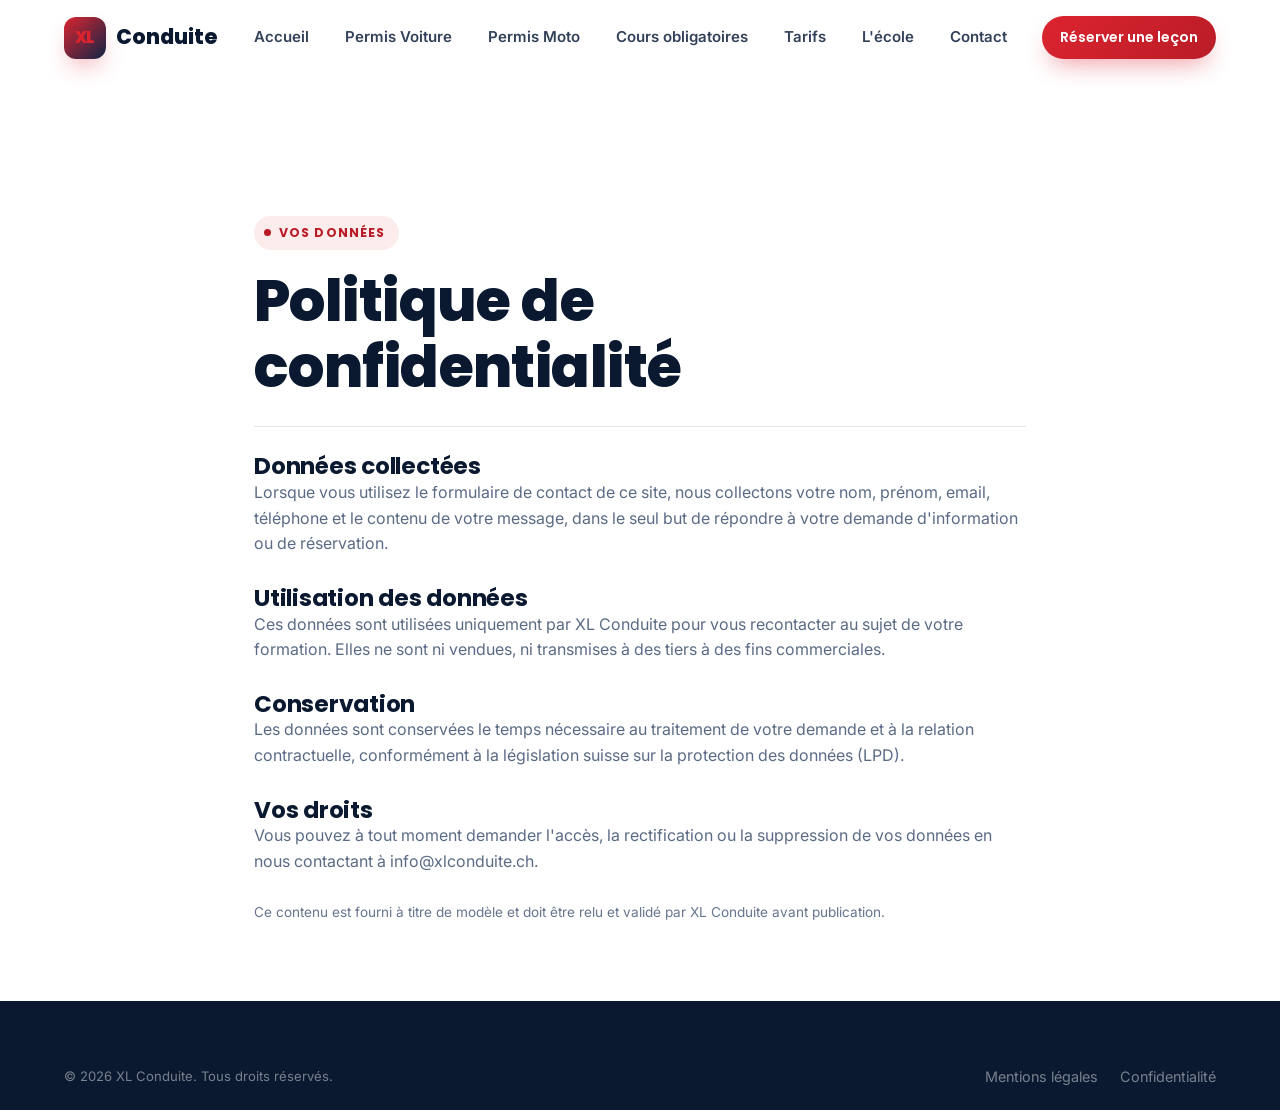
<file: confidentialite.html>
<!doctype html>
<html lang="fr">
<head>
<meta charset="UTF-8">
<meta name="viewport" content="width=device-width, initial-scale=1">
<title>Politique de confidentialité — XL Conduite</title>
<meta name="description" content="Politique de confidentialité de XL Conduite, auto-école et moto-école à Lausanne.">
<meta name="robots" content="noindex,follow">
<link rel="icon" href="images/favicon.svg" type="image/svg+xml">
<link rel="preconnect" href="https://fonts.googleapis.com">
<link rel="preconnect" href="https://fonts.gstatic.com" crossorigin>
<link href="https://fonts.googleapis.com/css2?family=Poppins:wght@600;700;800&family=Inter:wght@400;500;600;700&display=swap" rel="stylesheet">
<link rel="stylesheet" href="css/style.css">
</head>
<body>
<a href="#main" class="skip-link">Aller au contenu</a>

<header class="nav">
  <div class="container">
    <a href="index.html" class="brand"><span class="brand-mark">XL</span>Conduite</a>
    <nav class="nav-links" aria-label="Navigation principale">
      <a href="index.html">Accueil</a>
      <a href="permis-voiture.html">Permis Voiture</a>
      <a href="permis-moto.html">Permis Moto</a>
      <a href="cours-obligatoires.html">Cours obligatoires</a>
      <a href="tarifs.html">Tarifs</a>
      <a href="a-propos.html">L'école</a>
      <a href="contact.html">Contact</a>
    </nav>
    <div class="nav-actions">
      <a href="contact.html" class="btn btn-primary btn-sm">Réserver une leçon</a>
      <button class="nav-burger" aria-label="Ouvrir le menu"><svg viewBox="0 0 24 24" fill="none" stroke="currentColor" stroke-width="2" stroke-linecap="round" stroke-linejoin="round"><path d="M4 6h16M4 12h16M4 18h16"/></svg></button>
    </div>
  </div>
</header>

<div class="mobile-menu">
  <div class="mobile-menu-top">
    <a href="index.html" class="brand" style="color:#fff;"><span class="brand-mark">XL</span>Conduite</a>
    <button class="mobile-menu-close" aria-label="Fermer le menu"><svg viewBox="0 0 24 24" fill="none" stroke="currentColor" stroke-width="2" stroke-linecap="round" stroke-linejoin="round"><path d="M18 6 6 18M6 6l12 12"/></svg></button>
  </div>
  <nav>
    <a href="index.html">Accueil</a>
    <a href="permis-voiture.html">Permis Voiture</a>
    <a href="permis-moto.html">Permis Moto</a>
    <a href="cours-obligatoires.html">Cours obligatoires</a>
    <a href="tarifs.html">Tarifs</a>
    <a href="a-propos.html">L'école</a>
    <a href="contact.html">Contact</a>
  </nav>
</div>

<main id="main">
<section class="section-pad" style="padding-top:140px;">
  <div class="container" style="max-width:820px;">
    <span class="kicker">Vos données</span>
    <h1>Politique de confidentialité</h1>
    <div class="divider" style="margin:26px 0;"></div>
    <h3>Données collectées</h3>
    <p>Lorsque vous utilisez le formulaire de contact de ce site, nous collectons votre nom, prénom, email, téléphone et le contenu de votre message, dans le seul but de répondre à votre demande d'information ou de réservation.</p>
    <h3 style="margin-top:28px;">Utilisation des données</h3>
    <p>Ces données sont utilisées uniquement par XL Conduite pour vous recontacter au sujet de votre formation. Elles ne sont ni vendues, ni transmises à des tiers à des fins commerciales.</p>
    <h3 style="margin-top:28px;">Conservation</h3>
    <p>Les données sont conservées le temps nécessaire au traitement de votre demande et à la relation contractuelle, conformément à la législation suisse sur la protection des données (LPD).</p>
    <h3 style="margin-top:28px;">Vos droits</h3>
    <p>Vous pouvez à tout moment demander l'accès, la rectification ou la suppression de vos données en nous contactant à <a href="mailto:info@xlconduite.ch">info@xlconduite.ch</a>.</p>
    <p style="margin-top:28px;font-size:.85rem;color:var(--ink-300);">Ce contenu est fourni à titre de modèle et doit être relu et validé par XL Conduite avant publication.</p>
  </div>
</section>
</main>

<footer class="footer">
  <div class="container">
    <div class="footer-bottom" style="border-top:none;padding-top:0;">
      <span>© 2026 XL Conduite. Tous droits réservés.</span>
      <ul>
        <li><a href="mentions-legales.html">Mentions légales</a></li>
        <li><a href="confidentialite.html">Confidentialité</a></li>
      </ul>
    </div>
  </div>
</footer>

<script src="js/main.js"></script>
</body>
</html>
</file>
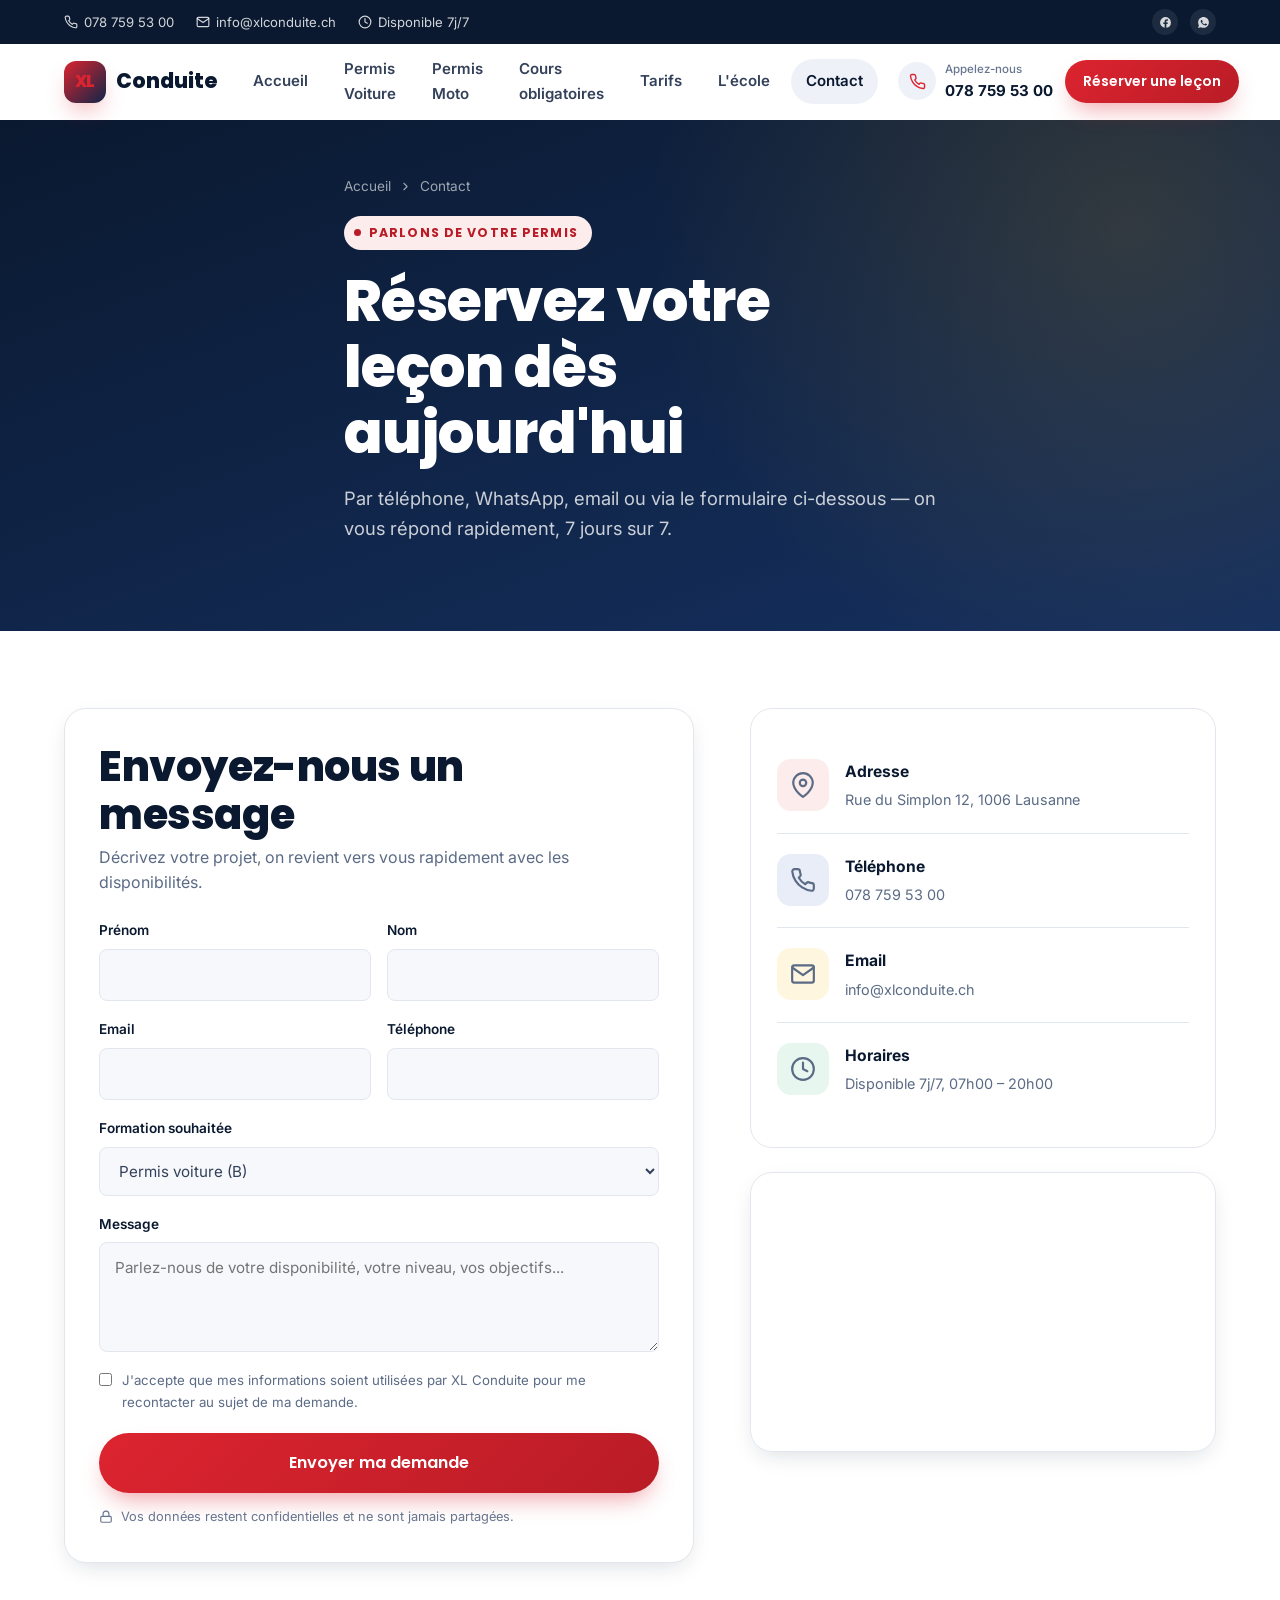
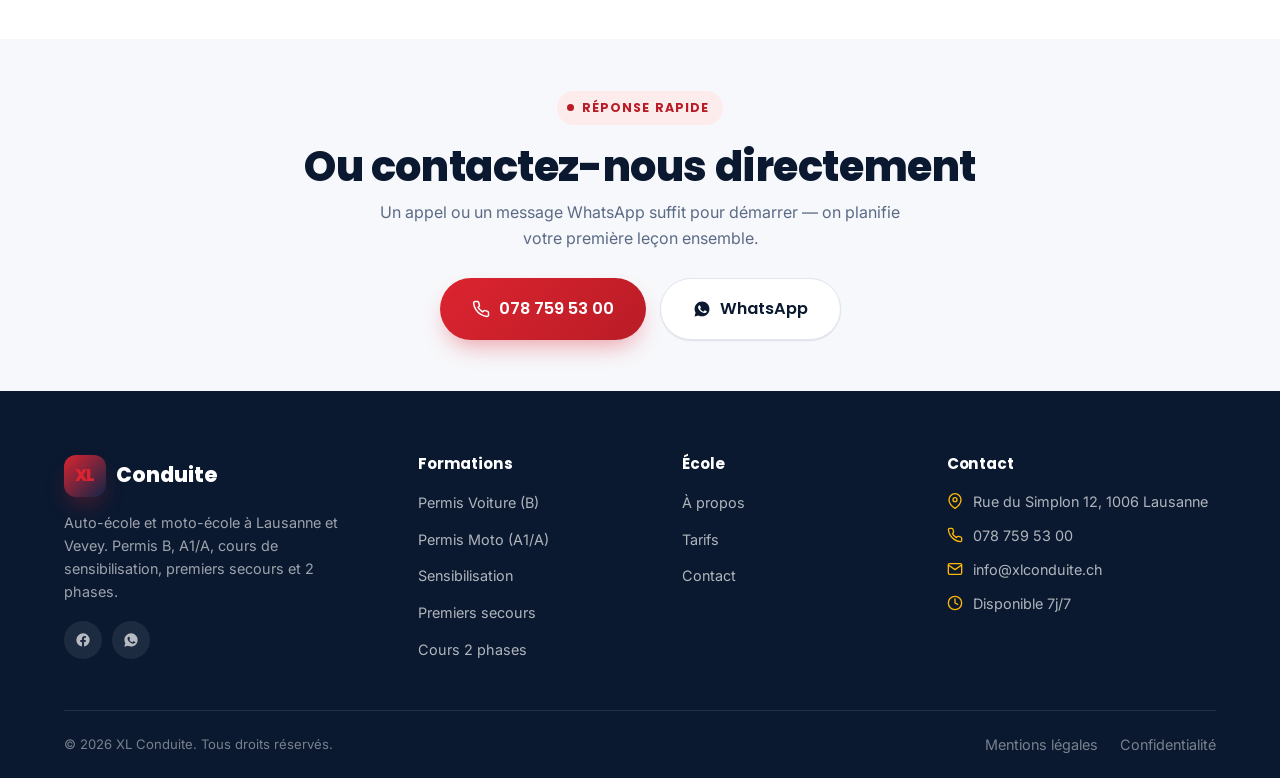
<file: contact.html>
<!doctype html>
<html lang="fr">
<head>
<meta charset="UTF-8">
<meta name="viewport" content="width=device-width, initial-scale=1">
<title>Contact & Réservation — XL Conduite Lausanne</title>
<meta name="description" content="Contactez XL Conduite pour réserver votre leçon de conduite voiture ou moto à Lausanne et Vevey. Téléphone, email, WhatsApp et formulaire en ligne.">
<link rel="canonical" href="https://www.xlconduite.ch/contact.html">
<meta property="og:type" content="website">
<meta property="og:title" content="Contact & Réservation — XL Conduite">
<meta property="og:description" content="Réservez votre leçon de conduite à Lausanne et Vevey, réponse rapide 7j/7.">
<meta name="theme-color" content="#0a1930">
<link rel="icon" href="images/favicon.svg" type="image/svg+xml">
<link rel="preconnect" href="https://fonts.googleapis.com">
<link rel="preconnect" href="https://fonts.gstatic.com" crossorigin>
<link href="https://fonts.googleapis.com/css2?family=Poppins:wght@600;700;800&family=Inter:wght@400;500;600;700&display=swap" rel="stylesheet">
<link rel="stylesheet" href="css/style.css">
</head>
<body>
<a href="#main" class="skip-link">Aller au contenu</a>

<div class="topbar">
  <div class="container">
    <div class="topbar-links">
      <a href="tel:+41787595300"><svg width="14" height="14" viewBox="0 0 24 24" fill="none" stroke="currentColor" stroke-width="2" stroke-linecap="round" stroke-linejoin="round"><path d="M22 16.92v3a2 2 0 0 1-2.18 2 19.79 19.79 0 0 1-8.63-3.07 19.5 19.5 0 0 1-6-6 19.79 19.79 0 0 1-3.07-8.67A2 2 0 0 1 4.11 2h3a2 2 0 0 1 2 1.72c.127.96.362 1.903.7 2.81a2 2 0 0 1-.45 2.11L8.09 9.91a16 16 0 0 0 6 6l1.27-1.27a2 2 0 0 1 2.11-.45c.907.338 1.85.573 2.81.7A2 2 0 0 1 22 16.92z"/></svg>078 759 53 00</a>
      <a href="mailto:info@xlconduite.ch"><svg width="14" height="14" viewBox="0 0 24 24" fill="none" stroke="currentColor" stroke-width="2" stroke-linecap="round" stroke-linejoin="round"><path d="M22 6c0-1.1-.9-2-2-2H4a2 2 0 0 0-2 2v12c0 1.1.9 2 2 2h16a2 2 0 0 0 2-2V6z"/><path d="m22 6-10 7L2 6"/></svg>info@xlconduite.ch</a>
      <span style="display:flex;align-items:center;gap:6px;"><svg width="14" height="14" viewBox="0 0 24 24" fill="none" stroke="currentColor" stroke-width="2" stroke-linecap="round" stroke-linejoin="round"><circle cx="12" cy="12" r="10"/><path d="M12 6v6l4 2"/></svg>Disponible 7j/7</span>
    </div>
    <div class="topbar-social">
      <a href="https://www.facebook.com/xlconduiteautomoto/" aria-label="Facebook" target="_blank" rel="noopener"><svg width="13" height="13" viewBox="0 0 24 24" fill="currentColor"><path d="M22 12a10 10 0 1 0-11.56 9.88v-6.99H7.9V12h2.54V9.8c0-2.5 1.49-3.89 3.78-3.89 1.1 0 2.24.2 2.24.2v2.46h-1.26c-1.24 0-1.63.77-1.63 1.56V12h2.78l-.44 2.89h-2.34v6.99A10 10 0 0 0 22 12z"/></svg></a>
      <a href="https://wa.me/41787595300" aria-label="WhatsApp" target="_blank" rel="noopener"><svg width="13" height="13" viewBox="0 0 24 24" fill="currentColor"><path d="M12.04 2C6.58 2 2.13 6.45 2.13 11.91c0 1.75.46 3.45 1.32 4.95L2 22l5.29-1.39a9.87 9.87 0 0 0 4.75 1.21h.01c5.46 0 9.9-4.45 9.9-9.91C21.96 6.45 17.5 2 12.04 2zm5.8 14.05c-.24.68-1.4 1.3-1.93 1.36-.5.06-1.03.15-3.3-.7-2.78-1.06-4.55-3.9-4.7-4.08-.14-.18-1.12-1.49-1.12-2.84 0-1.35.71-2.02.96-2.29.24-.27.53-.34.71-.34.18 0 .36 0 .51.01.17.01.38-.06.6.46.24.58.8 2 .87 2.15.07.15.12.32.02.5-.1.19-.15.3-.29.46-.15.16-.31.36-.44.48-.15.15-.3.3-.13.6.17.3.76 1.25 1.63 2.02 1.12.99 2.06 1.3 2.37 1.45.31.15.49.13.67-.08.18-.2.77-.9.98-1.2.2-.31.4-.26.68-.16.28.1 1.77.84 2.07.99.3.15.5.22.57.35.08.13.08.72-.16 1.4z"/></svg></a>
    </div>
  </div>
</div>

<header class="nav">
  <div class="container">
    <a href="index.html" class="brand"><span class="brand-mark">XL</span>Conduite</a>
    <nav class="nav-links" aria-label="Navigation principale">
      <a href="index.html">Accueil</a>
      <a href="permis-voiture.html">Permis Voiture</a>
      <a href="permis-moto.html">Permis Moto</a>
      <a href="cours-obligatoires.html">Cours obligatoires</a>
      <a href="tarifs.html">Tarifs</a>
      <a href="a-propos.html">L'école</a>
      <a href="contact.html" aria-current="page">Contact</a>
    </nav>
    <div class="nav-actions">
      <a href="tel:+41787595300" class="nav-call">
        <span class="nav-call-ico"><svg viewBox="0 0 24 24" fill="none" stroke="currentColor" stroke-width="2" stroke-linecap="round" stroke-linejoin="round"><path d="M22 16.92v3a2 2 0 0 1-2.18 2 19.79 19.79 0 0 1-8.63-3.07 19.5 19.5 0 0 1-6-6 19.79 19.79 0 0 1-3.07-8.67A2 2 0 0 1 4.11 2h3a2 2 0 0 1 2 1.72c.127.96.362 1.903.7 2.81a2 2 0 0 1-.45 2.11L8.09 9.91a16 16 0 0 0 6 6l1.27-1.27a2 2 0 0 1 2.11-.45c.907.338 1.85.573 2.81.7A2 2 0 0 1 22 16.92z"/></svg></span>
        <span class="nav-call-text"><small>Appelez-nous</small>078 759 53 00</span>
      </a>
      <a href="contact.html" class="btn btn-primary btn-sm">Réserver une leçon</a>
      <button class="nav-burger" aria-label="Ouvrir le menu"><svg viewBox="0 0 24 24" fill="none" stroke="currentColor" stroke-width="2" stroke-linecap="round" stroke-linejoin="round"><path d="M4 6h16M4 12h16M4 18h16"/></svg></button>
    </div>
  </div>
</header>

<div class="mobile-menu">
  <div class="mobile-menu-top">
    <a href="index.html" class="brand" style="color:#fff;"><span class="brand-mark">XL</span>Conduite</a>
    <button class="mobile-menu-close" aria-label="Fermer le menu"><svg viewBox="0 0 24 24" fill="none" stroke="currentColor" stroke-width="2" stroke-linecap="round" stroke-linejoin="round"><path d="M18 6 6 18M6 6l12 12"/></svg></button>
  </div>
  <nav>
    <a href="index.html">Accueil</a>
    <a href="permis-voiture.html">Permis Voiture</a>
    <a href="permis-moto.html">Permis Moto</a>
    <a href="cours-obligatoires.html">Cours obligatoires</a>
    <a href="tarifs.html">Tarifs</a>
    <a href="a-propos.html">L'école</a>
    <a href="contact.html">Contact</a>
  </nav>
  <div class="mobile-menu-cta">
    <a href="tel:+41787595300" class="mobile-menu-phone">📞 078 759 53 00</a>
    <a href="contact.html" class="btn btn-primary btn-block btn-lg">Réserver une leçon</a>
  </div>
</div>

<main id="main">

<section class="page-hero">
  <div class="container page-hero-content">
    <div class="breadcrumb"><a href="index.html">Accueil</a><svg viewBox="0 0 24 24" fill="none" stroke="currentColor" stroke-width="2" stroke-linecap="round" stroke-linejoin="round"><path d="M9 18l6-6-6-6"/></svg><span>Contact</span></div>
    <span class="kicker">Parlons de votre permis</span>
    <h1>Réservez votre leçon dès aujourd'hui</h1>
    <p class="hero-lead">Par téléphone, WhatsApp, email ou via le formulaire ci-dessous — on vous répond rapidement, 7 jours sur 7.</p>
  </div>
</section>

<section class="section-pad">
  <div class="container">
    <div class="split" style="align-items:flex-start;">

      <div class="form-card reveal">
        <h2 style="margin-bottom:6px;">Envoyez-nous un message</h2>
        <p style="margin-bottom:24px;">Décrivez votre projet, on revient vers vous rapidement avec les disponibilités.</p>
        <form id="contact-form">
          <div class="form-row">
            <div class="field">
              <label for="prenom">Prénom</label>
              <input type="text" id="prenom" name="prenom" required autocomplete="given-name">
            </div>
            <div class="field">
              <label for="nom">Nom</label>
              <input type="text" id="nom" name="nom" required autocomplete="family-name">
            </div>
          </div>
          <div class="form-row">
            <div class="field">
              <label for="email">Email</label>
              <input type="email" id="email" name="email" required autocomplete="email">
            </div>
            <div class="field">
              <label for="telephone">Téléphone</label>
              <input type="tel" id="telephone" name="telephone" required autocomplete="tel">
            </div>
          </div>
          <div class="field">
            <label for="formation">Formation souhaitée</label>
            <select id="formation" name="formation">
              <option>Permis voiture (B)</option>
              <option>Permis moto (A1/A)</option>
              <option>Cours de sensibilisation</option>
              <option>Cours de premiers secours</option>
              <option>Cours de 2 phases</option>
              <option>Autre / je ne sais pas encore</option>
            </select>
          </div>
          <div class="field">
            <label for="message">Message</label>
            <textarea id="message" name="message" placeholder="Parlez-nous de votre disponibilité, votre niveau, vos objectifs..." required></textarea>
          </div>
          <label class="field-check">
            <input type="checkbox" required>
            J'accepte que mes informations soient utilisées par XL Conduite pour me recontacter au sujet de ma demande.
          </label>
          <button type="submit" class="btn btn-primary btn-block btn-lg" style="margin-top:20px;">Envoyer ma demande</button>
          <div class="form-note">
            <svg viewBox="0 0 24 24" fill="none" stroke="currentColor" stroke-width="2" stroke-linecap="round" stroke-linejoin="round"><rect x="3" y="11" width="18" height="10" rx="2"/><path d="M7 11V7a5 5 0 0 1 10 0v4"/></svg>
            Vos données restent confidentielles et ne sont jamais partagées.
          </div>
        </form>
      </div>

      <div class="reveal reveal-2">
        <div class="card" style="margin-bottom:24px;">
          <div class="info-card">
            <span class="card-icon"><svg viewBox="0 0 24 24" fill="none" stroke="currentColor" stroke-width="2" stroke-linecap="round" stroke-linejoin="round"><path d="M21 10c0 7-9 13-9 13s-9-6-9-13a9 9 0 0 1 18 0z"/><circle cx="12" cy="10" r="3"/></svg></span>
            <div><strong>Adresse</strong><span>Rue du Simplon 12, 1006 Lausanne</span></div>
          </div>
          <div class="info-card">
            <span class="card-icon icon-navy"><svg viewBox="0 0 24 24" fill="none" stroke="currentColor" stroke-width="2" stroke-linecap="round" stroke-linejoin="round"><path d="M22 16.92v3a2 2 0 0 1-2.18 2 19.79 19.79 0 0 1-8.63-3.07 19.5 19.5 0 0 1-6-6 19.79 19.79 0 0 1-3.07-8.67A2 2 0 0 1 4.11 2h3a2 2 0 0 1 2 1.72c.127.96.362 1.903.7 2.81a2 2 0 0 1-.45 2.11L8.09 9.91a16 16 0 0 0 6 6l1.27-1.27a2 2 0 0 1 2.11-.45c.907.338 1.85.573 2.81.7A2 2 0 0 1 22 16.92z"/></svg></span>
            <div><strong>Téléphone</strong><a href="tel:+41787595300">078 759 53 00</a></div>
          </div>
          <div class="info-card">
            <span class="card-icon icon-amber"><svg viewBox="0 0 24 24" fill="none" stroke="currentColor" stroke-width="2" stroke-linecap="round" stroke-linejoin="round"><path d="M22 6c0-1.1-.9-2-2-2H4a2 2 0 0 0-2 2v12c0 1.1.9 2 2 2h16a2 2 0 0 0 2-2V6z"/><path d="m22 6-10 7L2 6"/></svg></span>
            <div><strong>Email</strong><a href="mailto:info@xlconduite.ch">info@xlconduite.ch</a></div>
          </div>
          <div class="info-card">
            <span class="card-icon icon-green"><svg viewBox="0 0 24 24" fill="none" stroke="currentColor" stroke-width="2" stroke-linecap="round" stroke-linejoin="round"><circle cx="12" cy="12" r="10"/><path d="M12 6v6l4 2"/></svg></span>
            <div><strong>Horaires</strong><span>Disponible 7j/7, 07h00 – 20h00</span></div>
          </div>
        </div>
        <div class="map-frame" style="height:280px;">
          <iframe title="Localisation XL Conduite, Rue du Simplon 12, 1006 Lausanne" src="https://www.google.com/maps?q=Rue+du+Simplon+12,+1006+Lausanne,+Suisse&output=embed" loading="lazy" referrerpolicy="no-referrer-when-downgrade"></iframe>
        </div>
      </div>

    </div>
  </div>
</section>

<section class="section-pad-sm bg-surface">
  <div class="container center">
    <span class="kicker">Réponse rapide</span>
    <h2>Ou contactez-nous directement</h2>
    <p style="max-width:520px;margin-inline:auto;margin-top:10px;">Un appel ou un message WhatsApp suffit pour démarrer — on planifie votre première leçon ensemble.</p>
    <div class="hero-cta" style="justify-content:center;margin-top:26px;">
      <a href="tel:+41787595300" class="btn btn-primary btn-lg">
        <svg viewBox="0 0 24 24" fill="none" stroke="currentColor" stroke-width="2" stroke-linecap="round" stroke-linejoin="round"><path d="M22 16.92v3a2 2 0 0 1-2.18 2 19.79 19.79 0 0 1-8.63-3.07 19.5 19.5 0 0 1-6-6 19.79 19.79 0 0 1-3.07-8.67A2 2 0 0 1 4.11 2h3a2 2 0 0 1 2 1.72c.127.96.362 1.903.7 2.81a2 2 0 0 1-.45 2.11L8.09 9.91a16 16 0 0 0 6 6l1.27-1.27a2 2 0 0 1 2.11-.45c.907.338 1.85.573 2.81.7A2 2 0 0 1 22 16.92z"/></svg>
        078 759 53 00
      </a>
      <a href="https://wa.me/41787595300" class="btn btn-secondary btn-lg" target="_blank" rel="noopener">
        <svg viewBox="0 0 24 24" fill="currentColor"><path d="M12.04 2C6.58 2 2.13 6.45 2.13 11.91c0 1.75.46 3.45 1.32 4.95L2 22l5.29-1.39a9.87 9.87 0 0 0 4.75 1.21h.01c5.46 0 9.9-4.45 9.9-9.91C21.96 6.45 17.5 2 12.04 2zm5.8 14.05c-.24.68-1.4 1.3-1.93 1.36-.5.06-1.03.15-3.3-.7-2.78-1.06-4.55-3.9-4.7-4.08-.14-.18-1.12-1.49-1.12-2.84 0-1.35.71-2.02.96-2.29.24-.27.53-.34.71-.34.18 0 .36 0 .51.01.17.01.38-.06.6.46.24.58.8 2 .87 2.15.07.15.12.32.02.5-.1.19-.15.3-.29.46-.15.16-.31.36-.44.48-.15.15-.3.3-.13.6.17.3.76 1.25 1.63 2.02 1.12.99 2.06 1.3 2.37 1.45.31.15.49.13.67-.08.18-.2.77-.9.98-1.2.2-.31.4-.26.68-.16.28.1 1.77.84 2.07.99.3.15.5.22.57.35.08.13.08.72-.16 1.4z"/></svg>
        WhatsApp
      </a>
    </div>
  </div>
</section>

</main>

<footer class="footer">
  <div class="container">
    <div class="footer-grid">
      <div class="footer-brand">
        <a href="index.html" class="brand" style="color:#fff;"><span class="brand-mark">XL</span>Conduite</a>
        <p>Auto-école et moto-école à Lausanne et Vevey. Permis B, A1/A, cours de sensibilisation, premiers secours et 2 phases.</p>
        <div class="footer-social">
          <a href="https://www.facebook.com/xlconduiteautomoto/" aria-label="Facebook" target="_blank" rel="noopener"><svg viewBox="0 0 24 24" fill="currentColor"><path d="M22 12a10 10 0 1 0-11.56 9.88v-6.99H7.9V12h2.54V9.8c0-2.5 1.49-3.89 3.78-3.89 1.1 0 2.24.2 2.24.2v2.46h-1.26c-1.24 0-1.63.77-1.63 1.56V12h2.78l-.44 2.89h-2.34v6.99A10 10 0 0 0 22 12z"/></svg></a>
          <a href="https://wa.me/41787595300" aria-label="WhatsApp" target="_blank" rel="noopener"><svg viewBox="0 0 24 24" fill="currentColor"><path d="M12.04 2C6.58 2 2.13 6.45 2.13 11.91c0 1.75.46 3.45 1.32 4.95L2 22l5.29-1.39a9.87 9.87 0 0 0 4.75 1.21h.01c5.46 0 9.9-4.45 9.9-9.91C21.96 6.45 17.5 2 12.04 2zm5.8 14.05c-.24.68-1.4 1.3-1.93 1.36-.5.06-1.03.15-3.3-.7-2.78-1.06-4.55-3.9-4.7-4.08-.14-.18-1.12-1.49-1.12-2.84 0-1.35.71-2.02.96-2.29.24-.27.53-.34.71-.34.18 0 .36 0 .51.01.17.01.38-.06.6.46.24.58.8 2 .87 2.15.07.15.12.32.02.5-.1.19-.15.3-.29.46-.15.16-.31.36-.44.48-.15.15-.3.3-.13.6.17.3.76 1.25 1.63 2.02 1.12.99 2.06 1.3 2.37 1.45.31.15.49.13.67-.08.18-.2.77-.9.98-1.2.2-.31.4-.26.68-.16.28.1 1.77.84 2.07.99.3.15.5.22.57.35.08.13.08.72-.16 1.4z"/></svg></a>
        </div>
      </div>
      <div>
        <h4>Formations</h4>
        <ul>
          <li><a href="permis-voiture.html">Permis Voiture (B)</a></li>
          <li><a href="permis-moto.html">Permis Moto (A1/A)</a></li>
          <li><a href="cours-obligatoires.html">Sensibilisation</a></li>
          <li><a href="cours-obligatoires.html">Premiers secours</a></li>
          <li><a href="cours-obligatoires.html">Cours 2 phases</a></li>
        </ul>
      </div>
      <div>
        <h4>École</h4>
        <ul>
          <li><a href="a-propos.html">À propos</a></li>
          <li><a href="tarifs.html">Tarifs</a></li>
          <li><a href="contact.html">Contact</a></li>
        </ul>
      </div>
      <div>
        <h4>Contact</h4>
        <ul class="footer-contact">
          <li><svg viewBox="0 0 24 24" fill="none" stroke="currentColor" stroke-width="2" stroke-linecap="round" stroke-linejoin="round"><path d="M21 10c0 7-9 13-9 13s-9-6-9-13a9 9 0 0 1 18 0z"/><circle cx="12" cy="10" r="3"/></svg>Rue du Simplon 12, 1006 Lausanne</li>
          <li><svg viewBox="0 0 24 24" fill="none" stroke="currentColor" stroke-width="2" stroke-linecap="round" stroke-linejoin="round"><path d="M22 16.92v3a2 2 0 0 1-2.18 2 19.79 19.79 0 0 1-8.63-3.07 19.5 19.5 0 0 1-6-6 19.79 19.79 0 0 1-3.07-8.67A2 2 0 0 1 4.11 2h3a2 2 0 0 1 2 1.72c.127.96.362 1.903.7 2.81a2 2 0 0 1-.45 2.11L8.09 9.91a16 16 0 0 0 6 6l1.27-1.27a2 2 0 0 1 2.11-.45c.907.338 1.85.573 2.81.7A2 2 0 0 1 22 16.92z"/></svg><a href="tel:+41787595300">078 759 53 00</a></li>
          <li><svg viewBox="0 0 24 24" fill="none" stroke="currentColor" stroke-width="2" stroke-linecap="round" stroke-linejoin="round"><path d="M22 6c0-1.1-.9-2-2-2H4a2 2 0 0 0-2 2v12c0 1.1.9 2 2 2h16a2 2 0 0 0 2-2V6z"/><path d="m22 6-10 7L2 6"/></svg><a href="mailto:info@xlconduite.ch">info@xlconduite.ch</a></li>
          <li><svg viewBox="0 0 24 24" fill="none" stroke="currentColor" stroke-width="2" stroke-linecap="round" stroke-linejoin="round"><circle cx="12" cy="12" r="10"/><path d="M12 6v6l4 2"/></svg>Disponible 7j/7</li>
        </ul>
      </div>
    </div>
    <div class="footer-bottom">
      <span>© 2026 XL Conduite. Tous droits réservés.</span>
      <ul>
        <li><a href="mentions-legales.html">Mentions légales</a></li>
        <li><a href="confidentialite.html">Confidentialité</a></li>
      </ul>
    </div>
  </div>
</footer>

<div class="mobile-cta-bar">
  <a href="tel:+41787595300" class="call"><svg viewBox="0 0 24 24" fill="none" stroke="currentColor" stroke-width="2" stroke-linecap="round" stroke-linejoin="round"><path d="M22 16.92v3a2 2 0 0 1-2.18 2 19.79 19.79 0 0 1-8.63-3.07 19.5 19.5 0 0 1-6-6 19.79 19.79 0 0 1-3.07-8.67A2 2 0 0 1 4.11 2h3a2 2 0 0 1 2 1.72c.127.96.362 1.903.7 2.81a2 2 0 0 1-.45 2.11L8.09 9.91a16 16 0 0 0 6 6l1.27-1.27a2 2 0 0 1 2.11-.45c.907.338 1.85.573 2.81.7A2 2 0 0 1 22 16.92z"/></svg>Appeler</a>
  <a href="contact.html" class="book"><svg viewBox="0 0 24 24" fill="none" stroke="currentColor" stroke-width="2" stroke-linecap="round" stroke-linejoin="round"><rect x="3" y="4" width="18" height="18" rx="2"/><path d="M16 2v4M8 2v4M3 10h18"/></svg>Réserver</a>
</div>

<script src="js/main.js"></script>
</body>
</html>
</file>
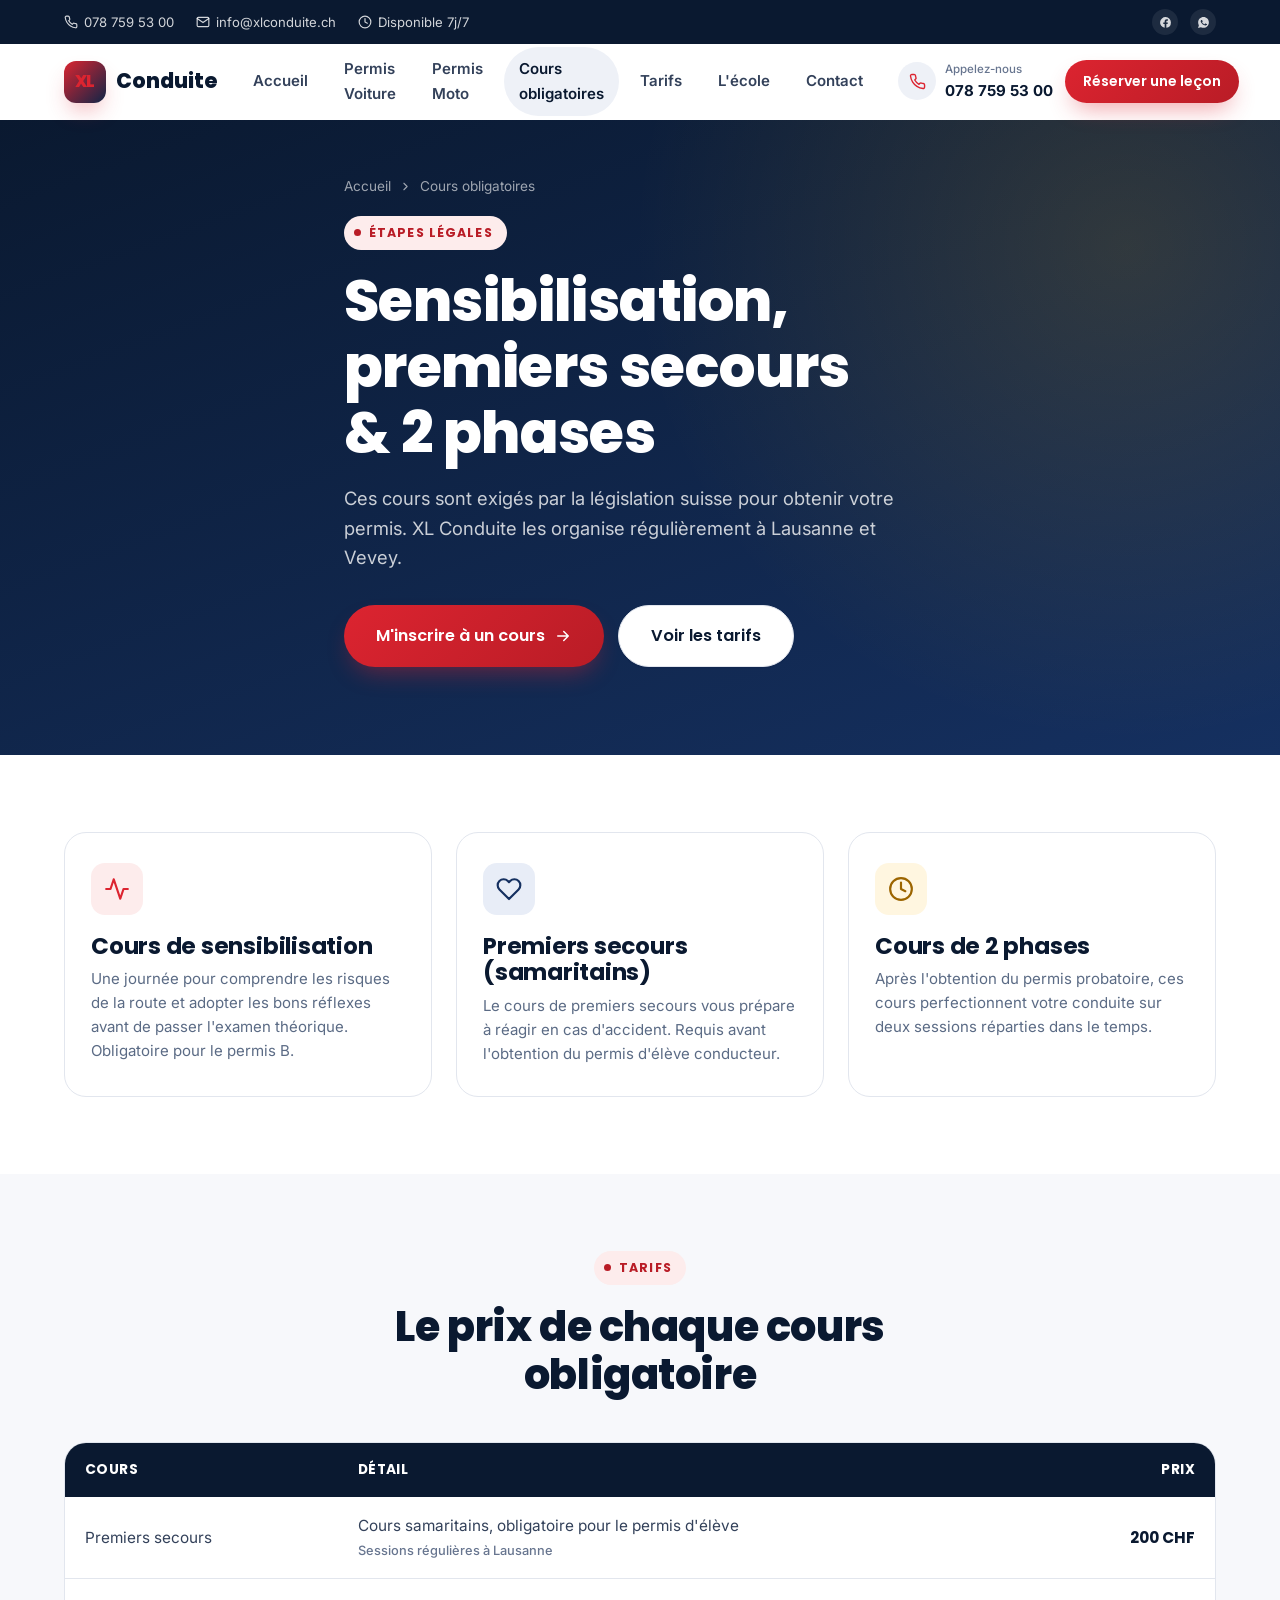
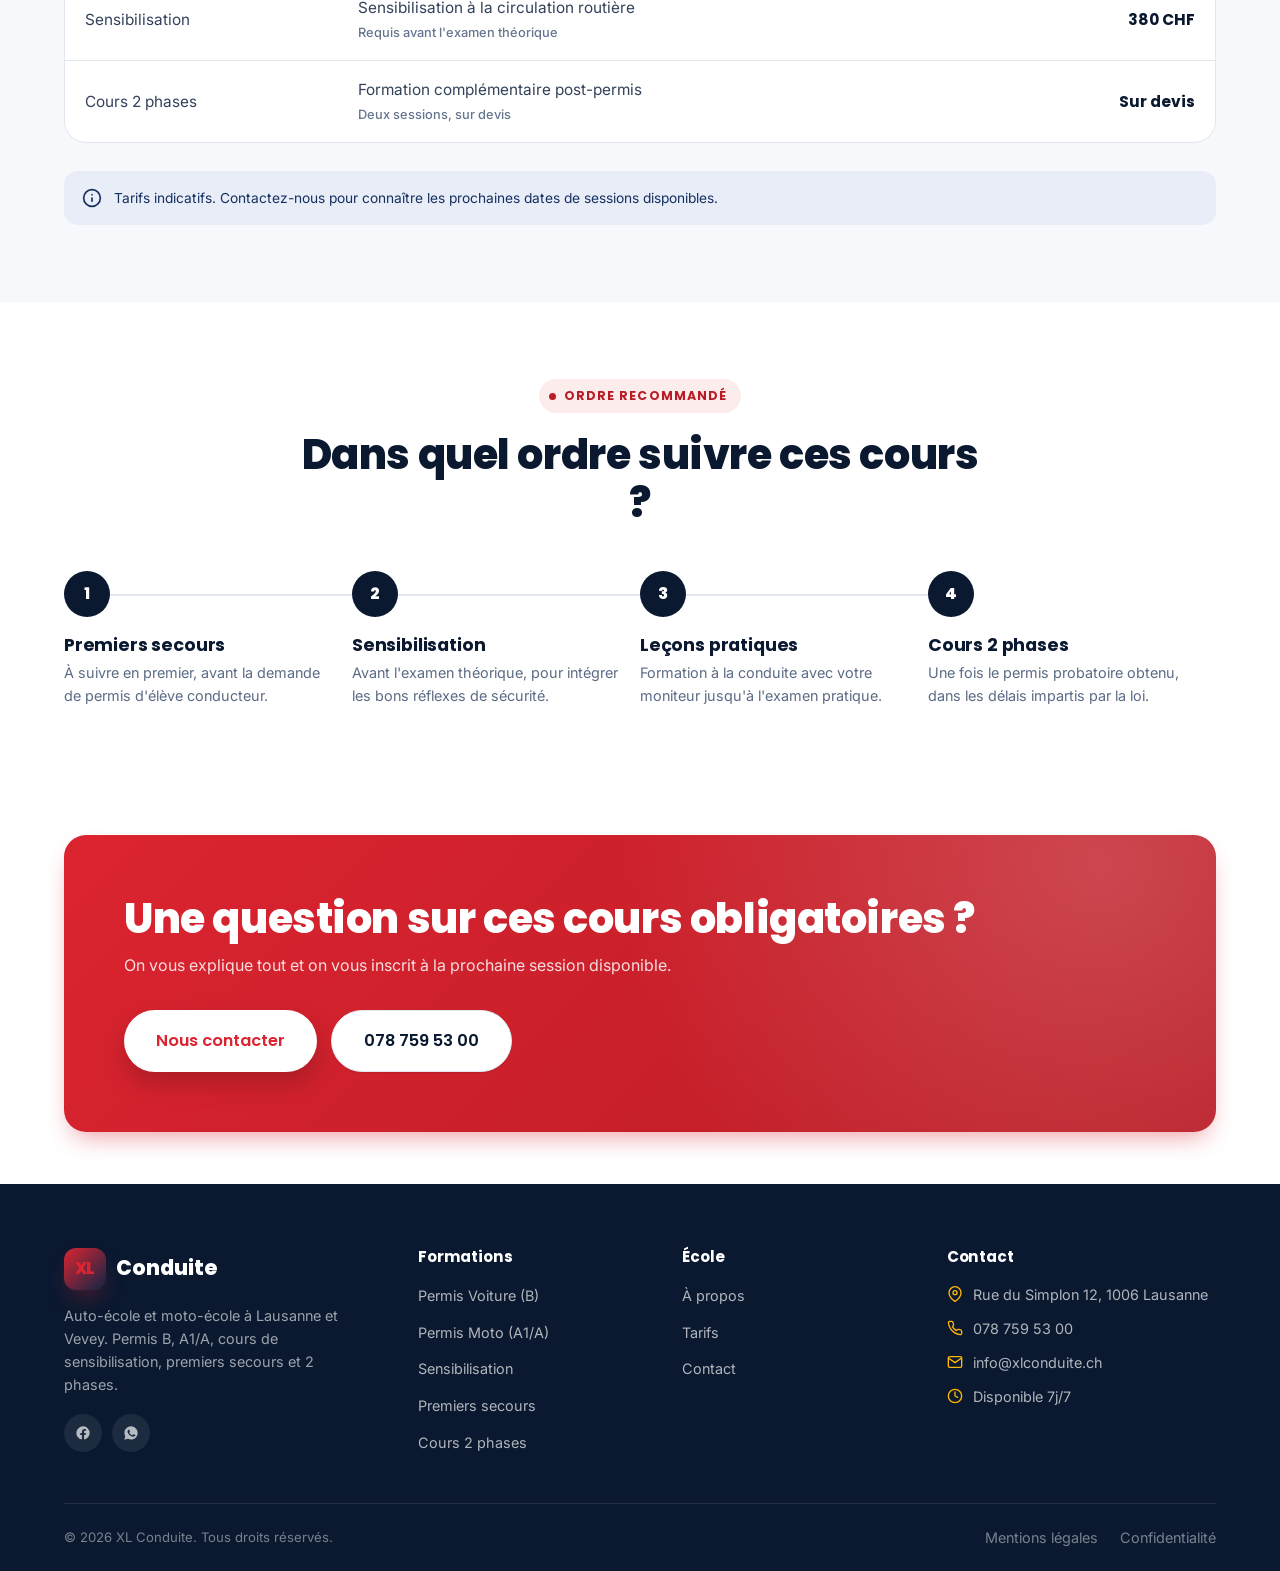
<file: cours-obligatoires.html>
<!doctype html>
<html lang="fr">
<head>
<meta charset="UTF-8">
<meta name="viewport" content="width=device-width, initial-scale=1">
<title>Cours obligatoires — Sensibilisation, Premiers secours, 2 phases | XL Conduite</title>
<meta name="description" content="Cours de sensibilisation, premiers secours (samaritains) et cours de 2 phases avec XL Conduite à Lausanne et Vevey. Toutes les étapes obligatoires pour votre permis.">
<link rel="canonical" href="https://www.xlconduite.ch/cours-obligatoires.html">
<meta property="og:type" content="website">
<meta property="og:title" content="Cours obligatoires — XL Conduite">
<meta property="og:description" content="Sensibilisation, premiers secours et cours de 2 phases à Lausanne et Vevey.">
<meta name="theme-color" content="#0a1930">
<link rel="icon" href="images/favicon.svg" type="image/svg+xml">
<link rel="preconnect" href="https://fonts.googleapis.com">
<link rel="preconnect" href="https://fonts.gstatic.com" crossorigin>
<link href="https://fonts.googleapis.com/css2?family=Poppins:wght@600;700;800&family=Inter:wght@400;500;600;700&display=swap" rel="stylesheet">
<link rel="stylesheet" href="css/style.css">
</head>
<body>
<a href="#main" class="skip-link">Aller au contenu</a>

<div class="topbar">
  <div class="container">
    <div class="topbar-links">
      <a href="tel:+41787595300"><svg width="14" height="14" viewBox="0 0 24 24" fill="none" stroke="currentColor" stroke-width="2" stroke-linecap="round" stroke-linejoin="round"><path d="M22 16.92v3a2 2 0 0 1-2.18 2 19.79 19.79 0 0 1-8.63-3.07 19.5 19.5 0 0 1-6-6 19.79 19.79 0 0 1-3.07-8.67A2 2 0 0 1 4.11 2h3a2 2 0 0 1 2 1.72c.127.96.362 1.903.7 2.81a2 2 0 0 1-.45 2.11L8.09 9.91a16 16 0 0 0 6 6l1.27-1.27a2 2 0 0 1 2.11-.45c.907.338 1.85.573 2.81.7A2 2 0 0 1 22 16.92z"/></svg>078 759 53 00</a>
      <a href="mailto:info@xlconduite.ch"><svg width="14" height="14" viewBox="0 0 24 24" fill="none" stroke="currentColor" stroke-width="2" stroke-linecap="round" stroke-linejoin="round"><path d="M22 6c0-1.1-.9-2-2-2H4a2 2 0 0 0-2 2v12c0 1.1.9 2 2 2h16a2 2 0 0 0 2-2V6z"/><path d="m22 6-10 7L2 6"/></svg>info@xlconduite.ch</a>
      <span style="display:flex;align-items:center;gap:6px;"><svg width="14" height="14" viewBox="0 0 24 24" fill="none" stroke="currentColor" stroke-width="2" stroke-linecap="round" stroke-linejoin="round"><circle cx="12" cy="12" r="10"/><path d="M12 6v6l4 2"/></svg>Disponible 7j/7</span>
    </div>
    <div class="topbar-social">
      <a href="https://www.facebook.com/xlconduiteautomoto/" aria-label="Facebook" target="_blank" rel="noopener"><svg width="13" height="13" viewBox="0 0 24 24" fill="currentColor"><path d="M22 12a10 10 0 1 0-11.56 9.88v-6.99H7.9V12h2.54V9.8c0-2.5 1.49-3.89 3.78-3.89 1.1 0 2.24.2 2.24.2v2.46h-1.26c-1.24 0-1.63.77-1.63 1.56V12h2.78l-.44 2.89h-2.34v6.99A10 10 0 0 0 22 12z"/></svg></a>
      <a href="https://wa.me/41787595300" aria-label="WhatsApp" target="_blank" rel="noopener"><svg width="13" height="13" viewBox="0 0 24 24" fill="currentColor"><path d="M12.04 2C6.58 2 2.13 6.45 2.13 11.91c0 1.75.46 3.45 1.32 4.95L2 22l5.29-1.39a9.87 9.87 0 0 0 4.75 1.21h.01c5.46 0 9.9-4.45 9.9-9.91C21.96 6.45 17.5 2 12.04 2zm5.8 14.05c-.24.68-1.4 1.3-1.93 1.36-.5.06-1.03.15-3.3-.7-2.78-1.06-4.55-3.9-4.7-4.08-.14-.18-1.12-1.49-1.12-2.84 0-1.35.71-2.02.96-2.29.24-.27.53-.34.71-.34.18 0 .36 0 .51.01.17.01.38-.06.6.46.24.58.8 2 .87 2.15.07.15.12.32.02.5-.1.19-.15.3-.29.46-.15.16-.31.36-.44.48-.15.15-.3.3-.13.6.17.3.76 1.25 1.63 2.02 1.12.99 2.06 1.3 2.37 1.45.31.15.49.13.67-.08.18-.2.77-.9.98-1.2.2-.31.4-.26.68-.16.28.1 1.77.84 2.07.99.3.15.5.22.57.35.08.13.08.72-.16 1.4z"/></svg></a>
    </div>
  </div>
</div>

<header class="nav">
  <div class="container">
    <a href="index.html" class="brand"><span class="brand-mark">XL</span>Conduite</a>
    <nav class="nav-links" aria-label="Navigation principale">
      <a href="index.html">Accueil</a>
      <a href="permis-voiture.html">Permis Voiture</a>
      <a href="permis-moto.html">Permis Moto</a>
      <a href="cours-obligatoires.html" aria-current="page">Cours obligatoires</a>
      <a href="tarifs.html">Tarifs</a>
      <a href="a-propos.html">L'école</a>
      <a href="contact.html">Contact</a>
    </nav>
    <div class="nav-actions">
      <a href="tel:+41787595300" class="nav-call">
        <span class="nav-call-ico"><svg viewBox="0 0 24 24" fill="none" stroke="currentColor" stroke-width="2" stroke-linecap="round" stroke-linejoin="round"><path d="M22 16.92v3a2 2 0 0 1-2.18 2 19.79 19.79 0 0 1-8.63-3.07 19.5 19.5 0 0 1-6-6 19.79 19.79 0 0 1-3.07-8.67A2 2 0 0 1 4.11 2h3a2 2 0 0 1 2 1.72c.127.96.362 1.903.7 2.81a2 2 0 0 1-.45 2.11L8.09 9.91a16 16 0 0 0 6 6l1.27-1.27a2 2 0 0 1 2.11-.45c.907.338 1.85.573 2.81.7A2 2 0 0 1 22 16.92z"/></svg></span>
        <span class="nav-call-text"><small>Appelez-nous</small>078 759 53 00</span>
      </a>
      <a href="contact.html" class="btn btn-primary btn-sm">Réserver une leçon</a>
      <button class="nav-burger" aria-label="Ouvrir le menu"><svg viewBox="0 0 24 24" fill="none" stroke="currentColor" stroke-width="2" stroke-linecap="round" stroke-linejoin="round"><path d="M4 6h16M4 12h16M4 18h16"/></svg></button>
    </div>
  </div>
</header>

<div class="mobile-menu">
  <div class="mobile-menu-top">
    <a href="index.html" class="brand" style="color:#fff;"><span class="brand-mark">XL</span>Conduite</a>
    <button class="mobile-menu-close" aria-label="Fermer le menu"><svg viewBox="0 0 24 24" fill="none" stroke="currentColor" stroke-width="2" stroke-linecap="round" stroke-linejoin="round"><path d="M18 6 6 18M6 6l12 12"/></svg></button>
  </div>
  <nav>
    <a href="index.html">Accueil</a>
    <a href="permis-voiture.html">Permis Voiture</a>
    <a href="permis-moto.html">Permis Moto</a>
    <a href="cours-obligatoires.html">Cours obligatoires</a>
    <a href="tarifs.html">Tarifs</a>
    <a href="a-propos.html">L'école</a>
    <a href="contact.html">Contact</a>
  </nav>
  <div class="mobile-menu-cta">
    <a href="tel:+41787595300" class="mobile-menu-phone">📞 078 759 53 00</a>
    <a href="contact.html" class="btn btn-primary btn-block btn-lg">Réserver une leçon</a>
  </div>
</div>

<main id="main">

<section class="page-hero">
  <div class="container page-hero-content">
    <div class="breadcrumb"><a href="index.html">Accueil</a><svg viewBox="0 0 24 24" fill="none" stroke="currentColor" stroke-width="2" stroke-linecap="round" stroke-linejoin="round"><path d="M9 18l6-6-6-6"/></svg><span>Cours obligatoires</span></div>
    <span class="kicker">Étapes légales</span>
    <h1>Sensibilisation, premiers secours & 2 phases</h1>
    <p class="hero-lead">Ces cours sont exigés par la législation suisse pour obtenir votre permis. XL Conduite les organise régulièrement à Lausanne et Vevey.</p>
    <div class="hero-cta">
      <a href="contact.html" class="btn btn-primary btn-lg">M'inscrire à un cours<svg viewBox="0 0 24 24" fill="none" stroke="currentColor" stroke-width="2" stroke-linecap="round" stroke-linejoin="round"><path d="M5 12h14M13 6l6 6-6 6"/></svg></a>
      <a href="tarifs.html" class="btn btn-secondary btn-lg">Voir les tarifs</a>
    </div>
  </div>
</section>

<section class="section-pad">
  <div class="container">
    <div class="grid grid-3">
      <div class="card reveal reveal-1">
        <div class="card-icon"><svg viewBox="0 0 24 24" fill="none" stroke="currentColor" stroke-width="2" stroke-linecap="round" stroke-linejoin="round"><path d="M22 12h-4l-3 9L9 3l-3 9H2"/></svg></div>
        <h3>Cours de sensibilisation</h3>
        <p>Une journée pour comprendre les risques de la route et adopter les bons réflexes avant de passer l'examen théorique. Obligatoire pour le permis B.</p>
      </div>
      <div class="card reveal reveal-2">
        <div class="card-icon icon-navy"><svg viewBox="0 0 24 24" fill="none" stroke="currentColor" stroke-width="2" stroke-linecap="round" stroke-linejoin="round"><path d="M20.84 4.61a5.5 5.5 0 0 0-7.78 0L12 5.67l-1.06-1.06a5.5 5.5 0 1 0-7.78 7.78L12 21.23l8.84-8.84a5.5 5.5 0 0 0 0-7.78z"/></svg></div>
        <h3>Premiers secours (samaritains)</h3>
        <p>Le cours de premiers secours vous prépare à réagir en cas d'accident. Requis avant l'obtention du permis d'élève conducteur.</p>
      </div>
      <div class="card reveal reveal-3">
        <div class="card-icon icon-amber"><svg viewBox="0 0 24 24" fill="none" stroke="currentColor" stroke-width="2" stroke-linecap="round" stroke-linejoin="round"><circle cx="12" cy="12" r="10"/><path d="M12 6v6l4 2"/></svg></div>
        <h3>Cours de 2 phases</h3>
        <p>Après l'obtention du permis probatoire, ces cours perfectionnent votre conduite sur deux sessions réparties dans le temps.</p>
      </div>
    </div>
  </div>
</section>

<section class="section-pad bg-surface">
  <div class="container">
    <div class="section-head center">
      <span class="kicker">Tarifs</span>
      <h2>Le prix de chaque cours obligatoire</h2>
    </div>
    <div class="price-scroll-hint"><svg viewBox="0 0 24 24" fill="none" stroke="currentColor" stroke-width="2" stroke-linecap="round" stroke-linejoin="round"><path d="M9 6 3 12l6 6M15 6l6 6-6 6"/></svg>Faites glisser pour voir tous les tarifs</div>
    <div class="price-table-wrap">
      <table class="price-table">
        <thead>
          <tr><th>Cours</th><th>Détail</th><th>Prix</th></tr>
        </thead>
        <tbody>
          <tr><td>Premiers secours</td><td>Cours samaritains, obligatoire pour le permis d'élève<span class="price-note">Sessions régulières à Lausanne</span></td><td>200 CHF</td></tr>
          <tr><td>Sensibilisation</td><td>Sensibilisation à la circulation routière<span class="price-note">Requis avant l'examen théorique</span></td><td>380 CHF</td></tr>
          <tr><td>Cours 2 phases</td><td>Formation complémentaire post-permis<span class="price-note">Deux sessions, sur devis</span></td><td>Sur devis</td></tr>
        </tbody>
      </table>
    </div>
    <div class="price-disclaimer">
      <svg viewBox="0 0 24 24" fill="none" stroke="currentColor" stroke-width="2" stroke-linecap="round" stroke-linejoin="round"><circle cx="12" cy="12" r="10"/><path d="M12 16v-4M12 8h.01"/></svg>
      <span>Tarifs indicatifs. Contactez-nous pour connaître les prochaines dates de sessions disponibles.</span>
    </div>
  </div>
</section>

<section class="section-pad">
  <div class="container">
    <div class="section-head center">
      <span class="kicker">Ordre recommandé</span>
      <h2>Dans quel ordre suivre ces cours ?</h2>
    </div>
    <div class="steps">
      <div class="step reveal reveal-1">
        <div class="step-num">1</div>
        <div class="step-line"></div>
        <h3>Premiers secours</h3>
        <p>À suivre en premier, avant la demande de permis d'élève conducteur.</p>
      </div>
      <div class="step reveal reveal-2">
        <div class="step-num">2</div>
        <div class="step-line"></div>
        <h3>Sensibilisation</h3>
        <p>Avant l'examen théorique, pour intégrer les bons réflexes de sécurité.</p>
      </div>
      <div class="step reveal reveal-3">
        <div class="step-num">3</div>
        <div class="step-line"></div>
        <h3>Leçons pratiques</h3>
        <p>Formation à la conduite avec votre moniteur jusqu'à l'examen pratique.</p>
      </div>
      <div class="step reveal reveal-4">
        <div class="step-num">4</div>
        <h3>Cours 2 phases</h3>
        <p>Une fois le permis probatoire obtenu, dans les délais impartis par la loi.</p>
      </div>
    </div>
  </div>
</section>

<section class="section-pad-sm">
  <div class="container">
    <div class="cta-banner">
      <div>
        <h2>Une question sur ces cours obligatoires ?</h2>
        <p>On vous explique tout et on vous inscrit à la prochaine session disponible.</p>
      </div>
      <div style="display:flex;gap:14px;flex-wrap:wrap;position:relative;">
        <a href="contact.html" class="btn btn-primary btn-lg">Nous contacter</a>
        <a href="tel:+41787595300" class="btn btn-secondary btn-lg">078 759 53 00</a>
      </div>
    </div>
  </div>
</section>

</main>

<footer class="footer">
  <div class="container">
    <div class="footer-grid">
      <div class="footer-brand">
        <a href="index.html" class="brand" style="color:#fff;"><span class="brand-mark">XL</span>Conduite</a>
        <p>Auto-école et moto-école à Lausanne et Vevey. Permis B, A1/A, cours de sensibilisation, premiers secours et 2 phases.</p>
        <div class="footer-social">
          <a href="https://www.facebook.com/xlconduiteautomoto/" aria-label="Facebook" target="_blank" rel="noopener"><svg viewBox="0 0 24 24" fill="currentColor"><path d="M22 12a10 10 0 1 0-11.56 9.88v-6.99H7.9V12h2.54V9.8c0-2.5 1.49-3.89 3.78-3.89 1.1 0 2.24.2 2.24.2v2.46h-1.26c-1.24 0-1.63.77-1.63 1.56V12h2.78l-.44 2.89h-2.34v6.99A10 10 0 0 0 22 12z"/></svg></a>
          <a href="https://wa.me/41787595300" aria-label="WhatsApp" target="_blank" rel="noopener"><svg viewBox="0 0 24 24" fill="currentColor"><path d="M12.04 2C6.58 2 2.13 6.45 2.13 11.91c0 1.75.46 3.45 1.32 4.95L2 22l5.29-1.39a9.87 9.87 0 0 0 4.75 1.21h.01c5.46 0 9.9-4.45 9.9-9.91C21.96 6.45 17.5 2 12.04 2zm5.8 14.05c-.24.68-1.4 1.3-1.93 1.36-.5.06-1.03.15-3.3-.7-2.78-1.06-4.55-3.9-4.7-4.08-.14-.18-1.12-1.49-1.12-2.84 0-1.35.71-2.02.96-2.29.24-.27.53-.34.71-.34.18 0 .36 0 .51.01.17.01.38-.06.6.46.24.58.8 2 .87 2.15.07.15.12.32.02.5-.1.19-.15.3-.29.46-.15.16-.31.36-.44.48-.15.15-.3.3-.13.6.17.3.76 1.25 1.63 2.02 1.12.99 2.06 1.3 2.37 1.45.31.15.49.13.67-.08.18-.2.77-.9.98-1.2.2-.31.4-.26.68-.16.28.1 1.77.84 2.07.99.3.15.5.22.57.35.08.13.08.72-.16 1.4z"/></svg></a>
        </div>
      </div>
      <div>
        <h4>Formations</h4>
        <ul>
          <li><a href="permis-voiture.html">Permis Voiture (B)</a></li>
          <li><a href="permis-moto.html">Permis Moto (A1/A)</a></li>
          <li><a href="cours-obligatoires.html">Sensibilisation</a></li>
          <li><a href="cours-obligatoires.html">Premiers secours</a></li>
          <li><a href="cours-obligatoires.html">Cours 2 phases</a></li>
        </ul>
      </div>
      <div>
        <h4>École</h4>
        <ul>
          <li><a href="a-propos.html">À propos</a></li>
          <li><a href="tarifs.html">Tarifs</a></li>
          <li><a href="contact.html">Contact</a></li>
        </ul>
      </div>
      <div>
        <h4>Contact</h4>
        <ul class="footer-contact">
          <li><svg viewBox="0 0 24 24" fill="none" stroke="currentColor" stroke-width="2" stroke-linecap="round" stroke-linejoin="round"><path d="M21 10c0 7-9 13-9 13s-9-6-9-13a9 9 0 0 1 18 0z"/><circle cx="12" cy="10" r="3"/></svg>Rue du Simplon 12, 1006 Lausanne</li>
          <li><svg viewBox="0 0 24 24" fill="none" stroke="currentColor" stroke-width="2" stroke-linecap="round" stroke-linejoin="round"><path d="M22 16.92v3a2 2 0 0 1-2.18 2 19.79 19.79 0 0 1-8.63-3.07 19.5 19.5 0 0 1-6-6 19.79 19.79 0 0 1-3.07-8.67A2 2 0 0 1 4.11 2h3a2 2 0 0 1 2 1.72c.127.96.362 1.903.7 2.81a2 2 0 0 1-.45 2.11L8.09 9.91a16 16 0 0 0 6 6l1.27-1.27a2 2 0 0 1 2.11-.45c.907.338 1.85.573 2.81.7A2 2 0 0 1 22 16.92z"/></svg><a href="tel:+41787595300">078 759 53 00</a></li>
          <li><svg viewBox="0 0 24 24" fill="none" stroke="currentColor" stroke-width="2" stroke-linecap="round" stroke-linejoin="round"><path d="M22 6c0-1.1-.9-2-2-2H4a2 2 0 0 0-2 2v12c0 1.1.9 2 2 2h16a2 2 0 0 0 2-2V6z"/><path d="m22 6-10 7L2 6"/></svg><a href="mailto:info@xlconduite.ch">info@xlconduite.ch</a></li>
          <li><svg viewBox="0 0 24 24" fill="none" stroke="currentColor" stroke-width="2" stroke-linecap="round" stroke-linejoin="round"><circle cx="12" cy="12" r="10"/><path d="M12 6v6l4 2"/></svg>Disponible 7j/7</li>
        </ul>
      </div>
    </div>
    <div class="footer-bottom">
      <span>© 2026 XL Conduite. Tous droits réservés.</span>
      <ul>
        <li><a href="mentions-legales.html">Mentions légales</a></li>
        <li><a href="confidentialite.html">Confidentialité</a></li>
      </ul>
    </div>
  </div>
</footer>

<div class="mobile-cta-bar">
  <a href="tel:+41787595300" class="call"><svg viewBox="0 0 24 24" fill="none" stroke="currentColor" stroke-width="2" stroke-linecap="round" stroke-linejoin="round"><path d="M22 16.92v3a2 2 0 0 1-2.18 2 19.79 19.79 0 0 1-8.63-3.07 19.5 19.5 0 0 1-6-6 19.79 19.79 0 0 1-3.07-8.67A2 2 0 0 1 4.11 2h3a2 2 0 0 1 2 1.72c.127.96.362 1.903.7 2.81a2 2 0 0 1-.45 2.11L8.09 9.91a16 16 0 0 0 6 6l1.27-1.27a2 2 0 0 1 2.11-.45c.907.338 1.85.573 2.81.7A2 2 0 0 1 22 16.92z"/></svg>Appeler</a>
  <a href="contact.html" class="book"><svg viewBox="0 0 24 24" fill="none" stroke="currentColor" stroke-width="2" stroke-linecap="round" stroke-linejoin="round"><rect x="3" y="4" width="18" height="18" rx="2"/><path d="M16 2v4M8 2v4M3 10h18"/></svg>Réserver</a>
</div>

<script src="js/main.js"></script>
</body>
</html>
</file>
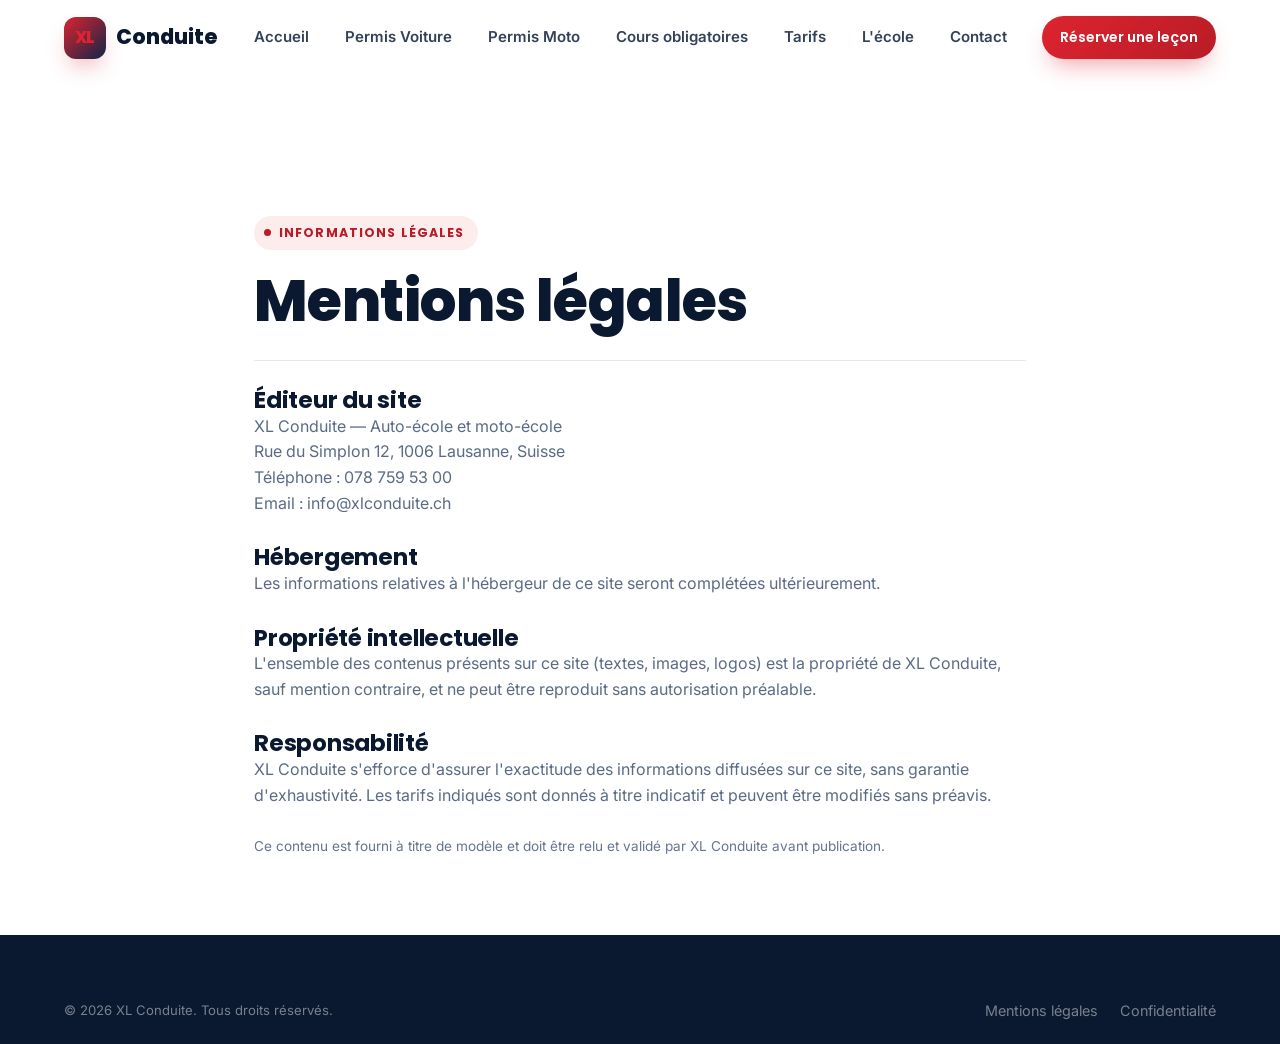
<file: mentions-legales.html>
<!doctype html>
<html lang="fr">
<head>
<meta charset="UTF-8">
<meta name="viewport" content="width=device-width, initial-scale=1">
<title>Mentions légales — XL Conduite</title>
<meta name="description" content="Mentions légales de XL Conduite, auto-école et moto-école à Lausanne.">
<meta name="robots" content="noindex,follow">
<link rel="icon" href="images/favicon.svg" type="image/svg+xml">
<link rel="preconnect" href="https://fonts.googleapis.com">
<link rel="preconnect" href="https://fonts.gstatic.com" crossorigin>
<link href="https://fonts.googleapis.com/css2?family=Poppins:wght@600;700;800&family=Inter:wght@400;500;600;700&display=swap" rel="stylesheet">
<link rel="stylesheet" href="css/style.css">
</head>
<body>
<a href="#main" class="skip-link">Aller au contenu</a>

<header class="nav">
  <div class="container">
    <a href="index.html" class="brand"><span class="brand-mark">XL</span>Conduite</a>
    <nav class="nav-links" aria-label="Navigation principale">
      <a href="index.html">Accueil</a>
      <a href="permis-voiture.html">Permis Voiture</a>
      <a href="permis-moto.html">Permis Moto</a>
      <a href="cours-obligatoires.html">Cours obligatoires</a>
      <a href="tarifs.html">Tarifs</a>
      <a href="a-propos.html">L'école</a>
      <a href="contact.html">Contact</a>
    </nav>
    <div class="nav-actions">
      <a href="contact.html" class="btn btn-primary btn-sm">Réserver une leçon</a>
      <button class="nav-burger" aria-label="Ouvrir le menu"><svg viewBox="0 0 24 24" fill="none" stroke="currentColor" stroke-width="2" stroke-linecap="round" stroke-linejoin="round"><path d="M4 6h16M4 12h16M4 18h16"/></svg></button>
    </div>
  </div>
</header>

<div class="mobile-menu">
  <div class="mobile-menu-top">
    <a href="index.html" class="brand" style="color:#fff;"><span class="brand-mark">XL</span>Conduite</a>
    <button class="mobile-menu-close" aria-label="Fermer le menu"><svg viewBox="0 0 24 24" fill="none" stroke="currentColor" stroke-width="2" stroke-linecap="round" stroke-linejoin="round"><path d="M18 6 6 18M6 6l12 12"/></svg></button>
  </div>
  <nav>
    <a href="index.html">Accueil</a>
    <a href="permis-voiture.html">Permis Voiture</a>
    <a href="permis-moto.html">Permis Moto</a>
    <a href="cours-obligatoires.html">Cours obligatoires</a>
    <a href="tarifs.html">Tarifs</a>
    <a href="a-propos.html">L'école</a>
    <a href="contact.html">Contact</a>
  </nav>
</div>

<main id="main">
<section class="section-pad" style="padding-top:140px;">
  <div class="container" style="max-width:820px;">
    <span class="kicker">Informations légales</span>
    <h1>Mentions légales</h1>
    <div class="divider" style="margin:26px 0;"></div>
    <h3>Éditeur du site</h3>
    <p>XL Conduite — Auto-école et moto-école<br>Rue du Simplon 12, 1006 Lausanne, Suisse<br>Téléphone : <a href="tel:+41787595300">078 759 53 00</a><br>Email : <a href="mailto:info@xlconduite.ch">info@xlconduite.ch</a></p>
    <h3 style="margin-top:28px;">Hébergement</h3>
    <p>Les informations relatives à l'hébergeur de ce site seront complétées ultérieurement.</p>
    <h3 style="margin-top:28px;">Propriété intellectuelle</h3>
    <p>L'ensemble des contenus présents sur ce site (textes, images, logos) est la propriété de XL Conduite, sauf mention contraire, et ne peut être reproduit sans autorisation préalable.</p>
    <h3 style="margin-top:28px;">Responsabilité</h3>
    <p>XL Conduite s'efforce d'assurer l'exactitude des informations diffusées sur ce site, sans garantie d'exhaustivité. Les tarifs indiqués sont donnés à titre indicatif et peuvent être modifiés sans préavis.</p>
    <p style="margin-top:28px;font-size:.85rem;color:var(--ink-300);">Ce contenu est fourni à titre de modèle et doit être relu et validé par XL Conduite avant publication.</p>
  </div>
</section>
</main>

<footer class="footer">
  <div class="container">
    <div class="footer-bottom" style="border-top:none;padding-top:0;">
      <span>© 2026 XL Conduite. Tous droits réservés.</span>
      <ul>
        <li><a href="mentions-legales.html">Mentions légales</a></li>
        <li><a href="confidentialite.html">Confidentialité</a></li>
      </ul>
    </div>
  </div>
</footer>

<script src="js/main.js"></script>
</body>
</html>
</file>
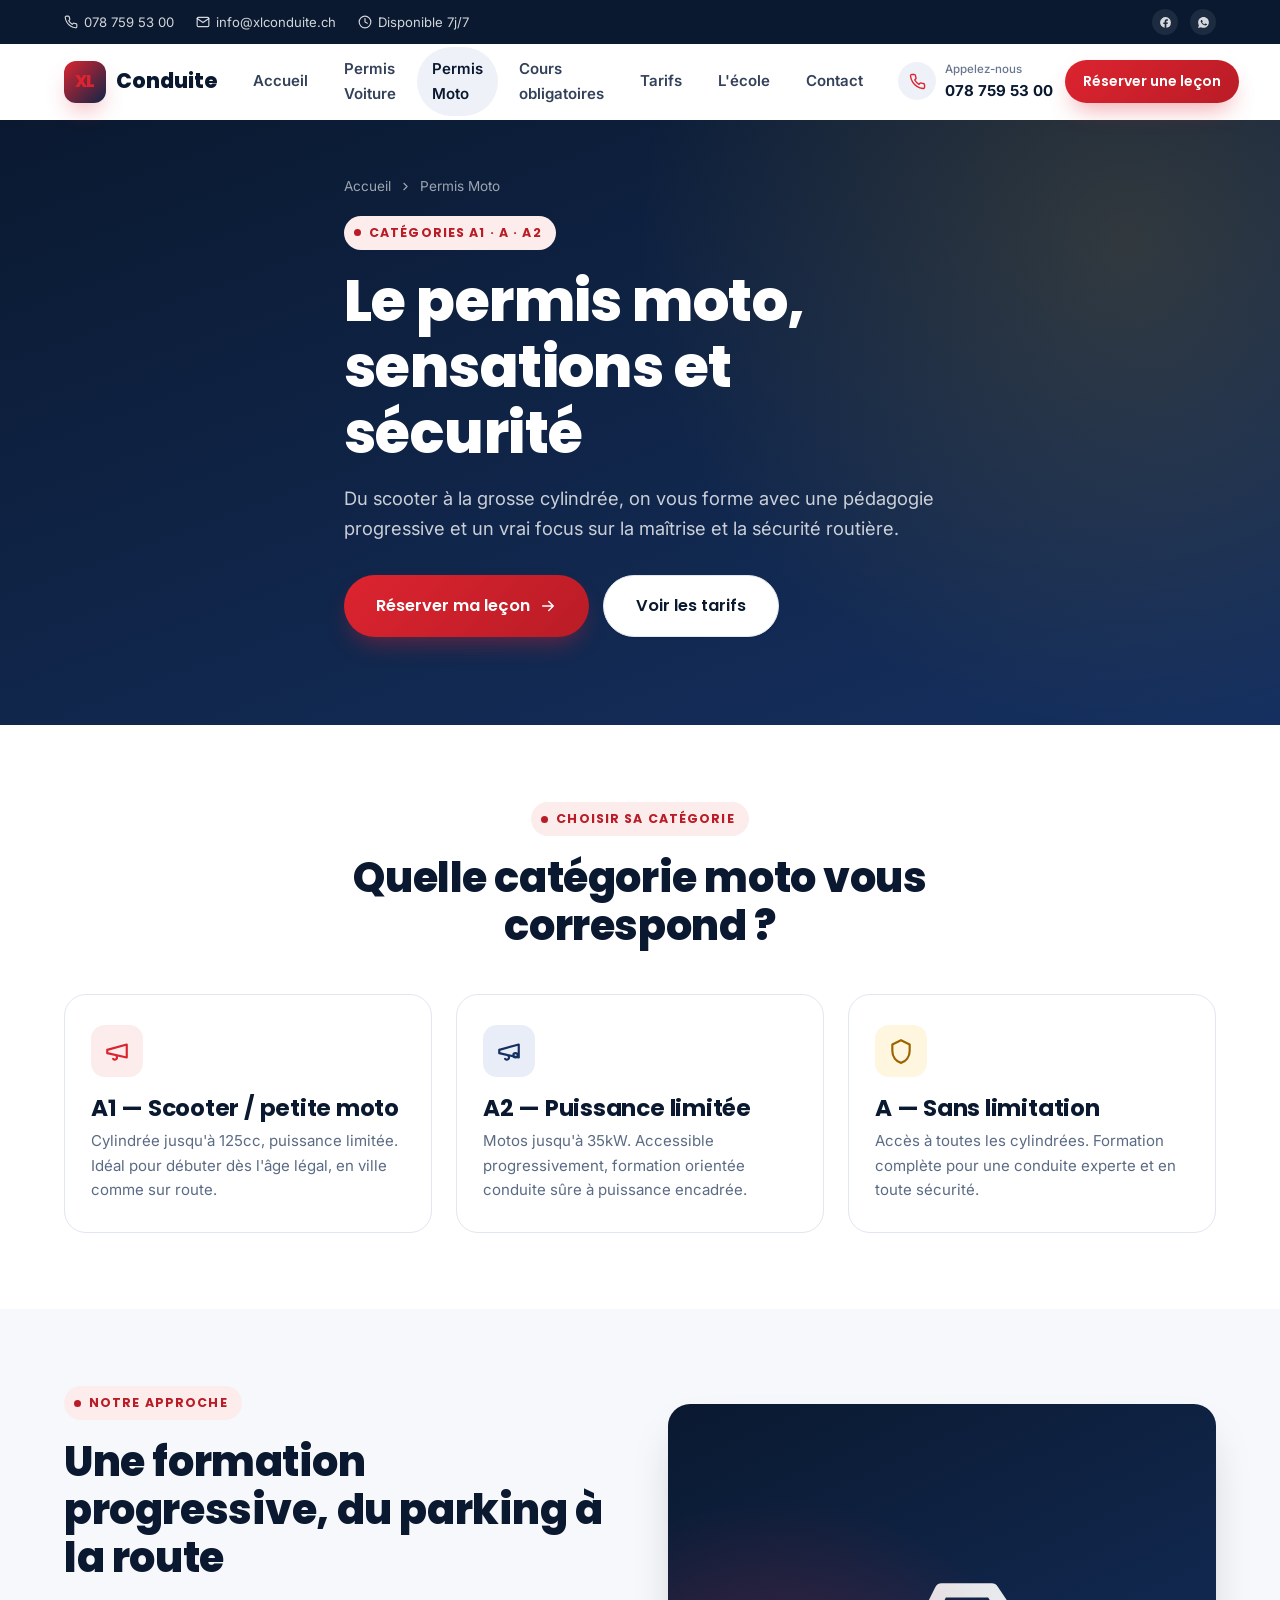
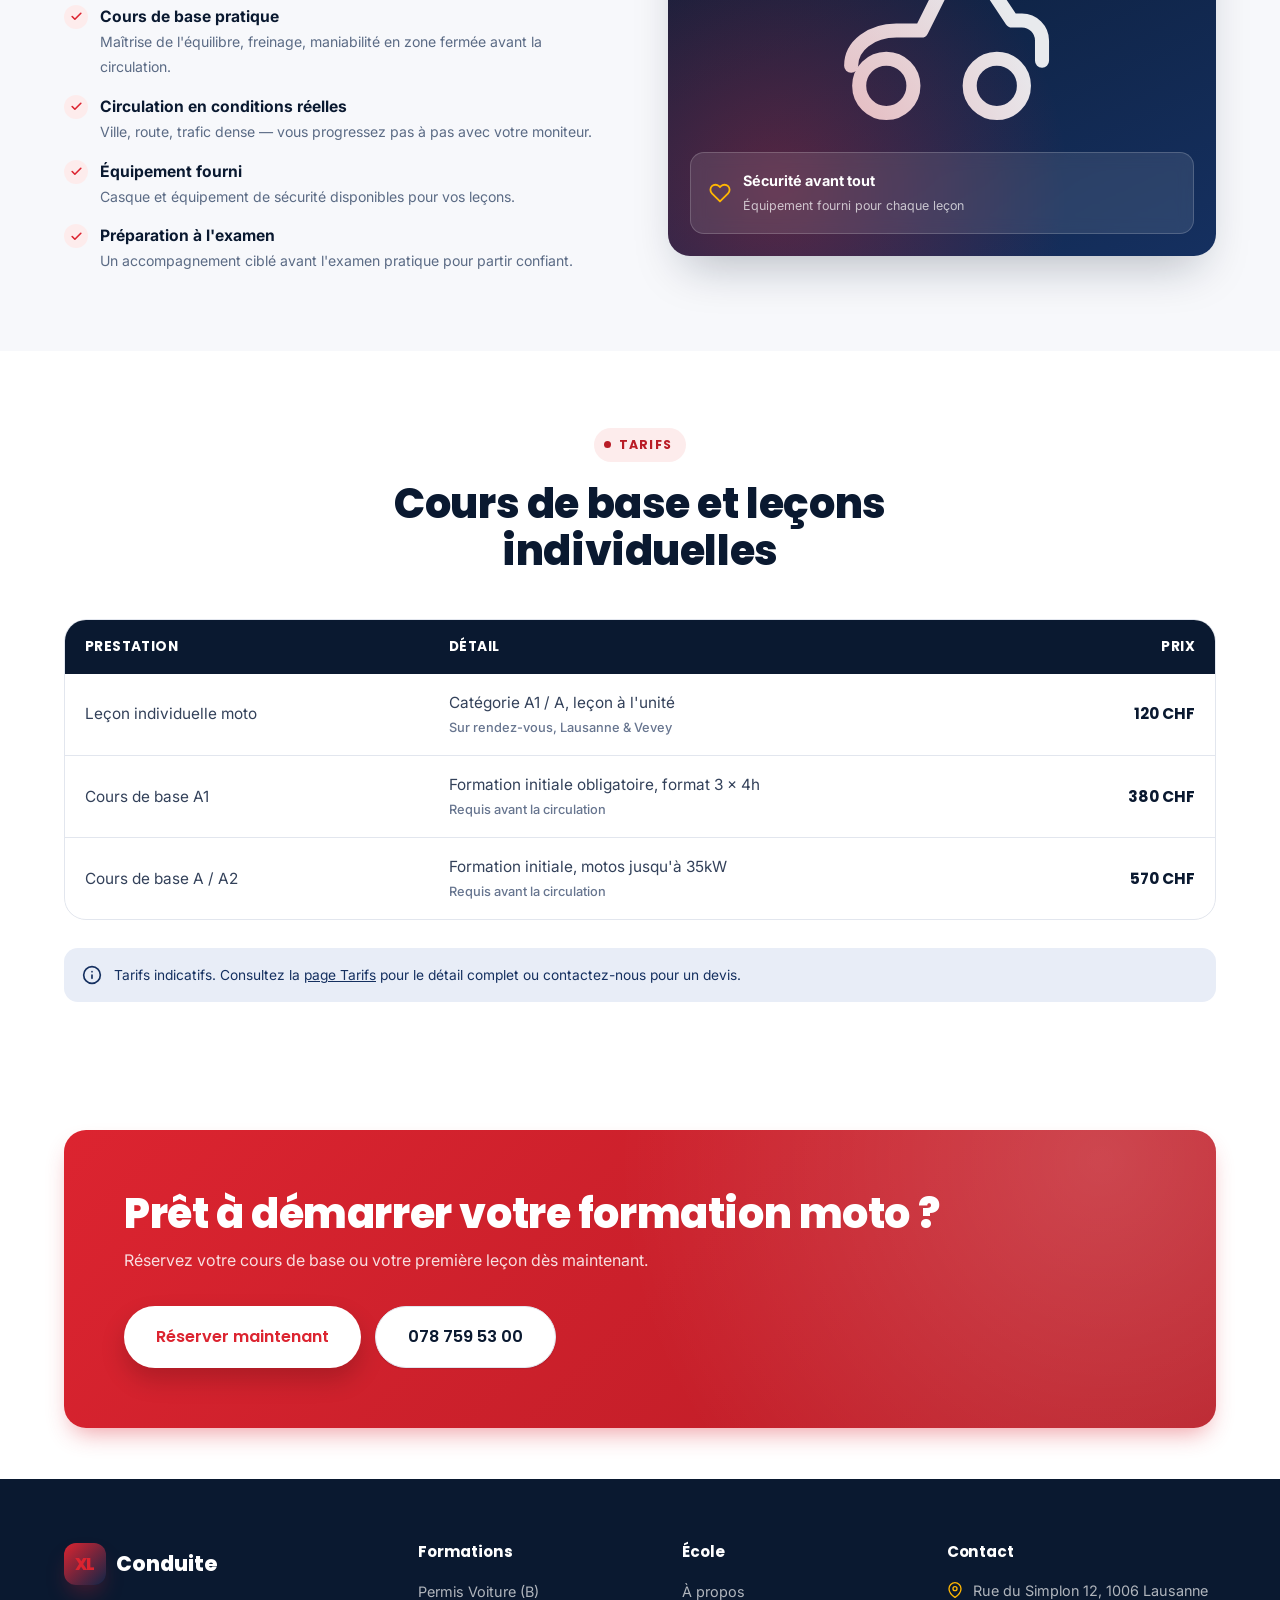
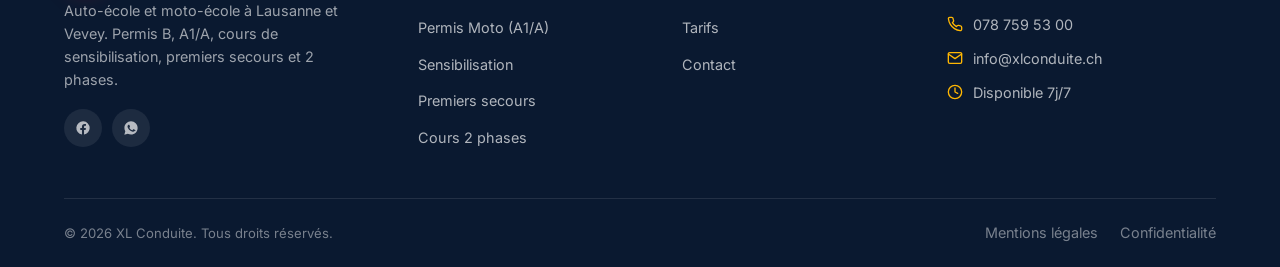
<file: permis-moto.html>
<!doctype html>
<html lang="fr">
<head>
<meta charset="UTF-8">
<meta name="viewport" content="width=device-width, initial-scale=1">
<title>Permis Moto (A1 / A) — XL Conduite Lausanne</title>
<meta name="description" content="Formation au permis moto et scooter (A1, A, A2) avec XL Conduite à Lausanne et Vevey. Cours de base, leçons individuelles, préparation à l'examen.">
<link rel="canonical" href="https://www.xlconduite.ch/permis-moto.html">
<meta property="og:type" content="website">
<meta property="og:title" content="Permis Moto (A1 / A) — XL Conduite">
<meta property="og:description" content="Formation moto et scooter avec des moniteurs disponibles 7j/7 à Lausanne et Vevey.">
<meta name="theme-color" content="#0a1930">
<link rel="icon" href="images/favicon.svg" type="image/svg+xml">
<link rel="preconnect" href="https://fonts.googleapis.com">
<link rel="preconnect" href="https://fonts.gstatic.com" crossorigin>
<link href="https://fonts.googleapis.com/css2?family=Poppins:wght@600;700;800&family=Inter:wght@400;500;600;700&display=swap" rel="stylesheet">
<link rel="stylesheet" href="css/style.css">
</head>
<body>
<a href="#main" class="skip-link">Aller au contenu</a>

<div class="topbar">
  <div class="container">
    <div class="topbar-links">
      <a href="tel:+41787595300"><svg width="14" height="14" viewBox="0 0 24 24" fill="none" stroke="currentColor" stroke-width="2" stroke-linecap="round" stroke-linejoin="round"><path d="M22 16.92v3a2 2 0 0 1-2.18 2 19.79 19.79 0 0 1-8.63-3.07 19.5 19.5 0 0 1-6-6 19.79 19.79 0 0 1-3.07-8.67A2 2 0 0 1 4.11 2h3a2 2 0 0 1 2 1.72c.127.96.362 1.903.7 2.81a2 2 0 0 1-.45 2.11L8.09 9.91a16 16 0 0 0 6 6l1.27-1.27a2 2 0 0 1 2.11-.45c.907.338 1.85.573 2.81.7A2 2 0 0 1 22 16.92z"/></svg>078 759 53 00</a>
      <a href="mailto:info@xlconduite.ch"><svg width="14" height="14" viewBox="0 0 24 24" fill="none" stroke="currentColor" stroke-width="2" stroke-linecap="round" stroke-linejoin="round"><path d="M22 6c0-1.1-.9-2-2-2H4a2 2 0 0 0-2 2v12c0 1.1.9 2 2 2h16a2 2 0 0 0 2-2V6z"/><path d="m22 6-10 7L2 6"/></svg>info@xlconduite.ch</a>
      <span style="display:flex;align-items:center;gap:6px;"><svg width="14" height="14" viewBox="0 0 24 24" fill="none" stroke="currentColor" stroke-width="2" stroke-linecap="round" stroke-linejoin="round"><circle cx="12" cy="12" r="10"/><path d="M12 6v6l4 2"/></svg>Disponible 7j/7</span>
    </div>
    <div class="topbar-social">
      <a href="https://www.facebook.com/xlconduiteautomoto/" aria-label="Facebook" target="_blank" rel="noopener"><svg width="13" height="13" viewBox="0 0 24 24" fill="currentColor"><path d="M22 12a10 10 0 1 0-11.56 9.88v-6.99H7.9V12h2.54V9.8c0-2.5 1.49-3.89 3.78-3.89 1.1 0 2.24.2 2.24.2v2.46h-1.26c-1.24 0-1.63.77-1.63 1.56V12h2.78l-.44 2.89h-2.34v6.99A10 10 0 0 0 22 12z"/></svg></a>
      <a href="https://wa.me/41787595300" aria-label="WhatsApp" target="_blank" rel="noopener"><svg width="13" height="13" viewBox="0 0 24 24" fill="currentColor"><path d="M12.04 2C6.58 2 2.13 6.45 2.13 11.91c0 1.75.46 3.45 1.32 4.95L2 22l5.29-1.39a9.87 9.87 0 0 0 4.75 1.21h.01c5.46 0 9.9-4.45 9.9-9.91C21.96 6.45 17.5 2 12.04 2zm5.8 14.05c-.24.68-1.4 1.3-1.93 1.36-.5.06-1.03.15-3.3-.7-2.78-1.06-4.55-3.9-4.7-4.08-.14-.18-1.12-1.49-1.12-2.84 0-1.35.71-2.02.96-2.29.24-.27.53-.34.71-.34.18 0 .36 0 .51.01.17.01.38-.06.6.46.24.58.8 2 .87 2.15.07.15.12.32.02.5-.1.19-.15.3-.29.46-.15.16-.31.36-.44.48-.15.15-.3.3-.13.6.17.3.76 1.25 1.63 2.02 1.12.99 2.06 1.3 2.37 1.45.31.15.49.13.67-.08.18-.2.77-.9.98-1.2.2-.31.4-.26.68-.16.28.1 1.77.84 2.07.99.3.15.5.22.57.35.08.13.08.72-.16 1.4z"/></svg></a>
    </div>
  </div>
</div>

<header class="nav">
  <div class="container">
    <a href="index.html" class="brand"><span class="brand-mark">XL</span>Conduite</a>
    <nav class="nav-links" aria-label="Navigation principale">
      <a href="index.html">Accueil</a>
      <a href="permis-voiture.html">Permis Voiture</a>
      <a href="permis-moto.html" aria-current="page">Permis Moto</a>
      <a href="cours-obligatoires.html">Cours obligatoires</a>
      <a href="tarifs.html">Tarifs</a>
      <a href="a-propos.html">L'école</a>
      <a href="contact.html">Contact</a>
    </nav>
    <div class="nav-actions">
      <a href="tel:+41787595300" class="nav-call">
        <span class="nav-call-ico"><svg viewBox="0 0 24 24" fill="none" stroke="currentColor" stroke-width="2" stroke-linecap="round" stroke-linejoin="round"><path d="M22 16.92v3a2 2 0 0 1-2.18 2 19.79 19.79 0 0 1-8.63-3.07 19.5 19.5 0 0 1-6-6 19.79 19.79 0 0 1-3.07-8.67A2 2 0 0 1 4.11 2h3a2 2 0 0 1 2 1.72c.127.96.362 1.903.7 2.81a2 2 0 0 1-.45 2.11L8.09 9.91a16 16 0 0 0 6 6l1.27-1.27a2 2 0 0 1 2.11-.45c.907.338 1.85.573 2.81.7A2 2 0 0 1 22 16.92z"/></svg></span>
        <span class="nav-call-text"><small>Appelez-nous</small>078 759 53 00</span>
      </a>
      <a href="contact.html" class="btn btn-primary btn-sm">Réserver une leçon</a>
      <button class="nav-burger" aria-label="Ouvrir le menu"><svg viewBox="0 0 24 24" fill="none" stroke="currentColor" stroke-width="2" stroke-linecap="round" stroke-linejoin="round"><path d="M4 6h16M4 12h16M4 18h16"/></svg></button>
    </div>
  </div>
</header>

<div class="mobile-menu">
  <div class="mobile-menu-top">
    <a href="index.html" class="brand" style="color:#fff;"><span class="brand-mark">XL</span>Conduite</a>
    <button class="mobile-menu-close" aria-label="Fermer le menu"><svg viewBox="0 0 24 24" fill="none" stroke="currentColor" stroke-width="2" stroke-linecap="round" stroke-linejoin="round"><path d="M18 6 6 18M6 6l12 12"/></svg></button>
  </div>
  <nav>
    <a href="index.html">Accueil</a>
    <a href="permis-voiture.html">Permis Voiture</a>
    <a href="permis-moto.html">Permis Moto</a>
    <a href="cours-obligatoires.html">Cours obligatoires</a>
    <a href="tarifs.html">Tarifs</a>
    <a href="a-propos.html">L'école</a>
    <a href="contact.html">Contact</a>
  </nav>
  <div class="mobile-menu-cta">
    <a href="tel:+41787595300" class="mobile-menu-phone">📞 078 759 53 00</a>
    <a href="contact.html" class="btn btn-primary btn-block btn-lg">Réserver une leçon</a>
  </div>
</div>

<main id="main">

<section class="page-hero">
  <div class="container page-hero-content">
    <div class="breadcrumb"><a href="index.html">Accueil</a><svg viewBox="0 0 24 24" fill="none" stroke="currentColor" stroke-width="2" stroke-linecap="round" stroke-linejoin="round"><path d="M9 18l6-6-6-6"/></svg><span>Permis Moto</span></div>
    <span class="kicker">Catégories A1 · A · A2</span>
    <h1>Le permis moto, sensations et sécurité</h1>
    <p class="hero-lead">Du scooter à la grosse cylindrée, on vous forme avec une pédagogie progressive et un vrai focus sur la maîtrise et la sécurité routière.</p>
    <div class="hero-cta">
      <a href="contact.html" class="btn btn-primary btn-lg">Réserver ma leçon<svg viewBox="0 0 24 24" fill="none" stroke="currentColor" stroke-width="2" stroke-linecap="round" stroke-linejoin="round"><path d="M5 12h14M13 6l6 6-6 6"/></svg></a>
      <a href="tarifs.html" class="btn btn-secondary btn-lg">Voir les tarifs</a>
    </div>
  </div>
</section>

<section class="section-pad">
  <div class="container">
    <div class="section-head center">
      <span class="kicker">Choisir sa catégorie</span>
      <h2>Quelle catégorie moto vous correspond ?</h2>
    </div>
    <div class="grid grid-3">
      <div class="card reveal reveal-1">
        <div class="card-icon"><svg viewBox="0 0 24 24" fill="none" stroke="currentColor" stroke-width="2" stroke-linecap="round" stroke-linejoin="round"><path d="M3 11l18-5v12L3 14v-3z"/><path d="M11.6 16.8a2 2 0 1 1-3.2 2.4"/></svg></div>
        <h3>A1 — Scooter / petite moto</h3>
        <p>Cylindrée jusqu'à 125cc, puissance limitée. Idéal pour débuter dès l'âge légal, en ville comme sur route.</p>
      </div>
      <div class="card reveal reveal-2">
        <div class="card-icon icon-navy"><svg viewBox="0 0 24 24" fill="none" stroke="currentColor" stroke-width="2" stroke-linecap="round" stroke-linejoin="round"><path d="M3 11l18-5v12L3 14v-3z"/><path d="M11.6 16.8a2 2 0 1 1-3.2 2.4"/><circle cx="18" cy="16" r="2"/></svg></div>
        <h3>A2 — Puissance limitée</h3>
        <p>Motos jusqu'à 35kW. Accessible progressivement, formation orientée conduite sûre à puissance encadrée.</p>
      </div>
      <div class="card reveal reveal-3">
        <div class="card-icon icon-amber"><svg viewBox="0 0 24 24" fill="none" stroke="currentColor" stroke-width="2" stroke-linecap="round" stroke-linejoin="round"><path d="M12 2 4 6v6c0 5.25 3.4 9.74 8 11 4.6-1.26 8-5.75 8-11V6l-8-4z"/></svg></div>
        <h3>A — Sans limitation</h3>
        <p>Accès à toutes les cylindrées. Formation complète pour une conduite experte et en toute sécurité.</p>
      </div>
    </div>
  </div>
</section>

<section class="section-pad bg-surface">
  <div class="container">
    <div class="split reverse">
      <div>
        <span class="kicker">Notre approche</span>
        <h2>Une formation progressive, du parking à la route</h2>
        <ul class="check-list">
          <li>
            <span class="tick"><svg viewBox="0 0 24 24" fill="none" stroke="currentColor" stroke-width="3" stroke-linecap="round" stroke-linejoin="round"><path d="M20 6 9 17l-5-5"/></svg></span>
            <div><strong>Cours de base pratique</strong><span>Maîtrise de l'équilibre, freinage, maniabilité en zone fermée avant la circulation.</span></div>
          </li>
          <li>
            <span class="tick"><svg viewBox="0 0 24 24" fill="none" stroke="currentColor" stroke-width="3" stroke-linecap="round" stroke-linejoin="round"><path d="M20 6 9 17l-5-5"/></svg></span>
            <div><strong>Circulation en conditions réelles</strong><span>Ville, route, trafic dense — vous progressez pas à pas avec votre moniteur.</span></div>
          </li>
          <li>
            <span class="tick"><svg viewBox="0 0 24 24" fill="none" stroke="currentColor" stroke-width="3" stroke-linecap="round" stroke-linejoin="round"><path d="M20 6 9 17l-5-5"/></svg></span>
            <div><strong>Équipement fourni</strong><span>Casque et équipement de sécurité disponibles pour vos leçons.</span></div>
          </li>
          <li>
            <span class="tick"><svg viewBox="0 0 24 24" fill="none" stroke="currentColor" stroke-width="3" stroke-linecap="round" stroke-linejoin="round"><path d="M20 6 9 17l-5-5"/></svg></span>
            <div><strong>Préparation à l'examen</strong><span>Un accompagnement ciblé avant l'examen pratique pour partir confiant.</span></div>
          </li>
        </ul>
      </div>
      <div class="visual-panel">
        <svg viewBox="0 0 24 24" fill="none" stroke="currentColor" stroke-width="1.4" stroke-linecap="round" stroke-linejoin="round"><path d="M3 15.5c0-2 2-3.5 4.5-3.5H10l2-4h5l2 3h1a2 2 0 0 1 2 2v2"/><circle cx="6.5" cy="17.5" r="2.7"/><circle cx="17.5" cy="17.5" r="2.7"/></svg>
        <div class="visual-badge">
          <svg viewBox="0 0 24 24" fill="none" stroke="currentColor" stroke-width="2" stroke-linecap="round" stroke-linejoin="round"><path d="M20.84 4.61a5.5 5.5 0 0 0-7.78 0L12 5.67l-1.06-1.06a5.5 5.5 0 1 0-7.78 7.78L12 21.23l8.84-8.84a5.5 5.5 0 0 0 0-7.78z"/></svg>
          <div><strong>Sécurité avant tout</strong><span>Équipement fourni pour chaque leçon</span></div>
        </div>
      </div>
    </div>
  </div>
</section>

<section class="section-pad">
  <div class="container">
    <div class="section-head center">
      <span class="kicker">Tarifs</span>
      <h2>Cours de base et leçons individuelles</h2>
    </div>
    <div class="price-scroll-hint"><svg viewBox="0 0 24 24" fill="none" stroke="currentColor" stroke-width="2" stroke-linecap="round" stroke-linejoin="round"><path d="M9 6 3 12l6 6M15 6l6 6-6 6"/></svg>Faites glisser pour voir tous les tarifs</div>
    <div class="price-table-wrap">
      <table class="price-table">
        <thead>
          <tr><th>Prestation</th><th>Détail</th><th>Prix</th></tr>
        </thead>
        <tbody>
          <tr><td>Leçon individuelle moto</td><td>Catégorie A1 / A, leçon à l'unité<span class="price-note">Sur rendez-vous, Lausanne & Vevey</span></td><td>120 CHF</td></tr>
          <tr><td>Cours de base A1</td><td>Formation initiale obligatoire, format 3 x 4h<span class="price-note">Requis avant la circulation</span></td><td>380 CHF</td></tr>
          <tr><td>Cours de base A / A2</td><td>Formation initiale, motos jusqu'à 35kW<span class="price-note">Requis avant la circulation</span></td><td>570 CHF</td></tr>
        </tbody>
      </table>
    </div>
    <div class="price-disclaimer">
      <svg viewBox="0 0 24 24" fill="none" stroke="currentColor" stroke-width="2" stroke-linecap="round" stroke-linejoin="round"><circle cx="12" cy="12" r="10"/><path d="M12 16v-4M12 8h.01"/></svg>
      <span>Tarifs indicatifs. Consultez la <a href="tarifs.html" style="text-decoration:underline;">page Tarifs</a> pour le détail complet ou contactez-nous pour un devis.</span>
    </div>
  </div>
</section>

<section class="section-pad-sm">
  <div class="container">
    <div class="cta-banner">
      <div>
        <h2>Prêt à démarrer votre formation moto ?</h2>
        <p>Réservez votre cours de base ou votre première leçon dès maintenant.</p>
      </div>
      <div style="display:flex;gap:14px;flex-wrap:wrap;position:relative;">
        <a href="contact.html" class="btn btn-primary btn-lg">Réserver maintenant</a>
        <a href="tel:+41787595300" class="btn btn-secondary btn-lg">078 759 53 00</a>
      </div>
    </div>
  </div>
</section>

</main>

<footer class="footer">
  <div class="container">
    <div class="footer-grid">
      <div class="footer-brand">
        <a href="index.html" class="brand" style="color:#fff;"><span class="brand-mark">XL</span>Conduite</a>
        <p>Auto-école et moto-école à Lausanne et Vevey. Permis B, A1/A, cours de sensibilisation, premiers secours et 2 phases.</p>
        <div class="footer-social">
          <a href="https://www.facebook.com/xlconduiteautomoto/" aria-label="Facebook" target="_blank" rel="noopener"><svg viewBox="0 0 24 24" fill="currentColor"><path d="M22 12a10 10 0 1 0-11.56 9.88v-6.99H7.9V12h2.54V9.8c0-2.5 1.49-3.89 3.78-3.89 1.1 0 2.24.2 2.24.2v2.46h-1.26c-1.24 0-1.63.77-1.63 1.56V12h2.78l-.44 2.89h-2.34v6.99A10 10 0 0 0 22 12z"/></svg></a>
          <a href="https://wa.me/41787595300" aria-label="WhatsApp" target="_blank" rel="noopener"><svg viewBox="0 0 24 24" fill="currentColor"><path d="M12.04 2C6.58 2 2.13 6.45 2.13 11.91c0 1.75.46 3.45 1.32 4.95L2 22l5.29-1.39a9.87 9.87 0 0 0 4.75 1.21h.01c5.46 0 9.9-4.45 9.9-9.91C21.96 6.45 17.5 2 12.04 2zm5.8 14.05c-.24.68-1.4 1.3-1.93 1.36-.5.06-1.03.15-3.3-.7-2.78-1.06-4.55-3.9-4.7-4.08-.14-.18-1.12-1.49-1.12-2.84 0-1.35.71-2.02.96-2.29.24-.27.53-.34.71-.34.18 0 .36 0 .51.01.17.01.38-.06.6.46.24.58.8 2 .87 2.15.07.15.12.32.02.5-.1.19-.15.3-.29.46-.15.16-.31.36-.44.48-.15.15-.3.3-.13.6.17.3.76 1.25 1.63 2.02 1.12.99 2.06 1.3 2.37 1.45.31.15.49.13.67-.08.18-.2.77-.9.98-1.2.2-.31.4-.26.68-.16.28.1 1.77.84 2.07.99.3.15.5.22.57.35.08.13.08.72-.16 1.4z"/></svg></a>
        </div>
      </div>
      <div>
        <h4>Formations</h4>
        <ul>
          <li><a href="permis-voiture.html">Permis Voiture (B)</a></li>
          <li><a href="permis-moto.html">Permis Moto (A1/A)</a></li>
          <li><a href="cours-obligatoires.html">Sensibilisation</a></li>
          <li><a href="cours-obligatoires.html">Premiers secours</a></li>
          <li><a href="cours-obligatoires.html">Cours 2 phases</a></li>
        </ul>
      </div>
      <div>
        <h4>École</h4>
        <ul>
          <li><a href="a-propos.html">À propos</a></li>
          <li><a href="tarifs.html">Tarifs</a></li>
          <li><a href="contact.html">Contact</a></li>
        </ul>
      </div>
      <div>
        <h4>Contact</h4>
        <ul class="footer-contact">
          <li><svg viewBox="0 0 24 24" fill="none" stroke="currentColor" stroke-width="2" stroke-linecap="round" stroke-linejoin="round"><path d="M21 10c0 7-9 13-9 13s-9-6-9-13a9 9 0 0 1 18 0z"/><circle cx="12" cy="10" r="3"/></svg>Rue du Simplon 12, 1006 Lausanne</li>
          <li><svg viewBox="0 0 24 24" fill="none" stroke="currentColor" stroke-width="2" stroke-linecap="round" stroke-linejoin="round"><path d="M22 16.92v3a2 2 0 0 1-2.18 2 19.79 19.79 0 0 1-8.63-3.07 19.5 19.5 0 0 1-6-6 19.79 19.79 0 0 1-3.07-8.67A2 2 0 0 1 4.11 2h3a2 2 0 0 1 2 1.72c.127.96.362 1.903.7 2.81a2 2 0 0 1-.45 2.11L8.09 9.91a16 16 0 0 0 6 6l1.27-1.27a2 2 0 0 1 2.11-.45c.907.338 1.85.573 2.81.7A2 2 0 0 1 22 16.92z"/></svg><a href="tel:+41787595300">078 759 53 00</a></li>
          <li><svg viewBox="0 0 24 24" fill="none" stroke="currentColor" stroke-width="2" stroke-linecap="round" stroke-linejoin="round"><path d="M22 6c0-1.1-.9-2-2-2H4a2 2 0 0 0-2 2v12c0 1.1.9 2 2 2h16a2 2 0 0 0 2-2V6z"/><path d="m22 6-10 7L2 6"/></svg><a href="mailto:info@xlconduite.ch">info@xlconduite.ch</a></li>
          <li><svg viewBox="0 0 24 24" fill="none" stroke="currentColor" stroke-width="2" stroke-linecap="round" stroke-linejoin="round"><circle cx="12" cy="12" r="10"/><path d="M12 6v6l4 2"/></svg>Disponible 7j/7</li>
        </ul>
      </div>
    </div>
    <div class="footer-bottom">
      <span>© 2026 XL Conduite. Tous droits réservés.</span>
      <ul>
        <li><a href="mentions-legales.html">Mentions légales</a></li>
        <li><a href="confidentialite.html">Confidentialité</a></li>
      </ul>
    </div>
  </div>
</footer>

<div class="mobile-cta-bar">
  <a href="tel:+41787595300" class="call"><svg viewBox="0 0 24 24" fill="none" stroke="currentColor" stroke-width="2" stroke-linecap="round" stroke-linejoin="round"><path d="M22 16.92v3a2 2 0 0 1-2.18 2 19.79 19.79 0 0 1-8.63-3.07 19.5 19.5 0 0 1-6-6 19.79 19.79 0 0 1-3.07-8.67A2 2 0 0 1 4.11 2h3a2 2 0 0 1 2 1.72c.127.96.362 1.903.7 2.81a2 2 0 0 1-.45 2.11L8.09 9.91a16 16 0 0 0 6 6l1.27-1.27a2 2 0 0 1 2.11-.45c.907.338 1.85.573 2.81.7A2 2 0 0 1 22 16.92z"/></svg>Appeler</a>
  <a href="contact.html" class="book"><svg viewBox="0 0 24 24" fill="none" stroke="currentColor" stroke-width="2" stroke-linecap="round" stroke-linejoin="round"><rect x="3" y="4" width="18" height="18" rx="2"/><path d="M16 2v4M8 2v4M3 10h18"/></svg>Réserver</a>
</div>

<script src="js/main.js"></script>
</body>
</html>
</file>
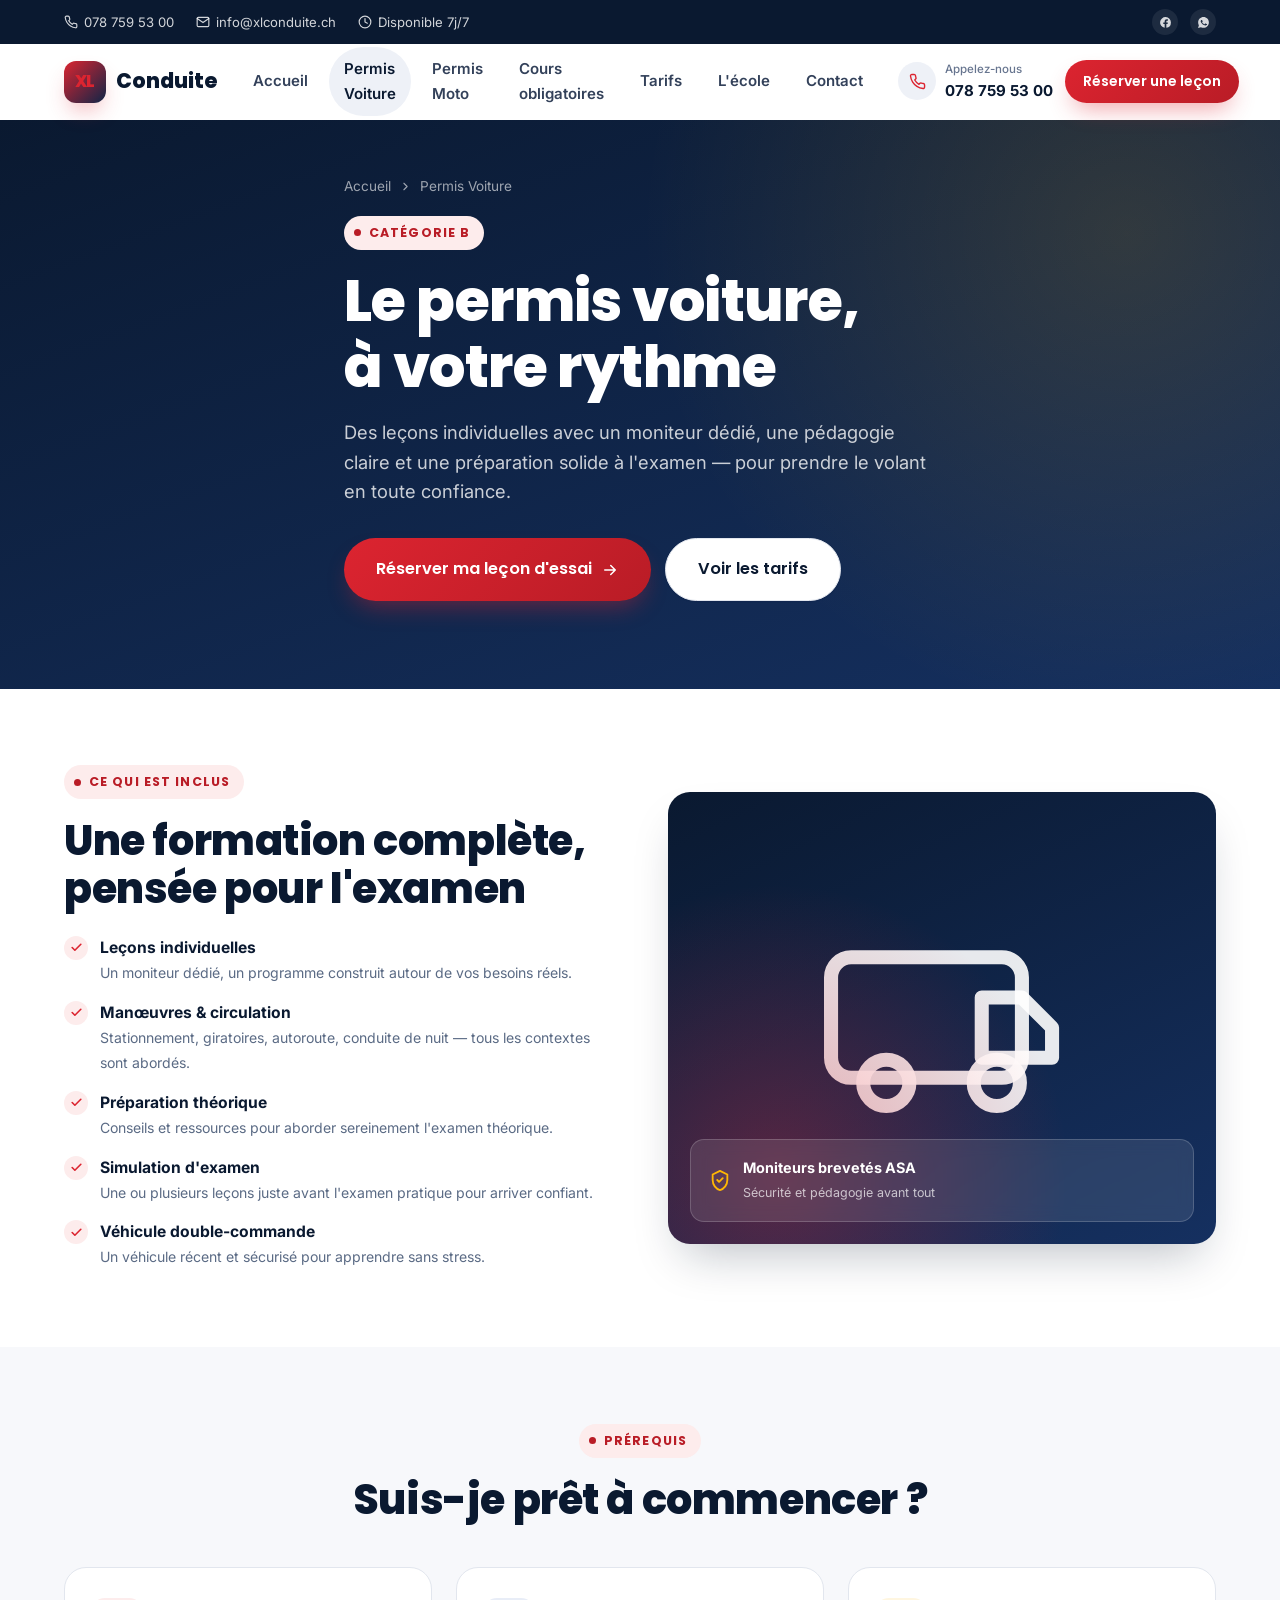
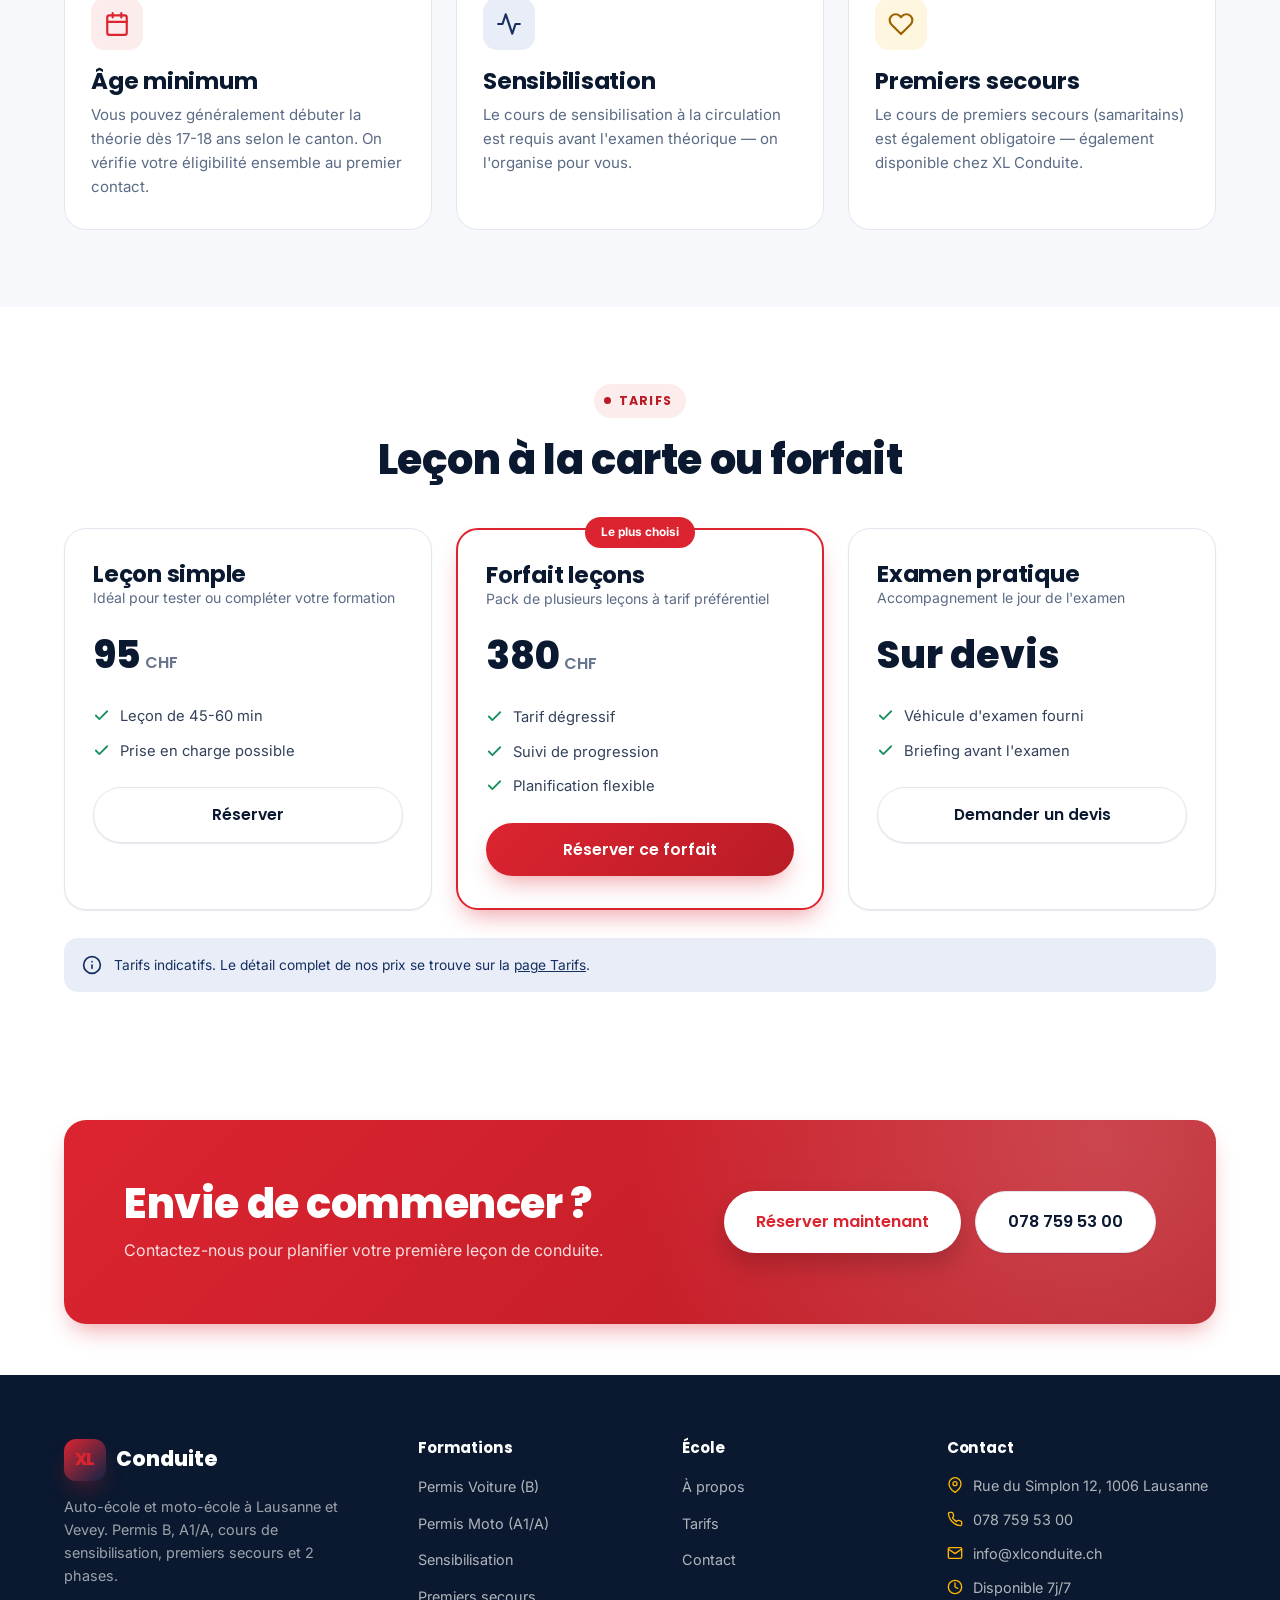
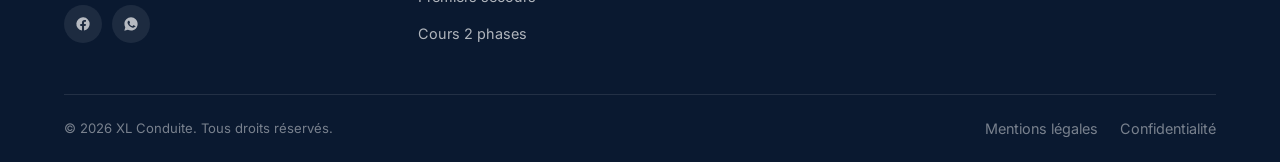
<file: permis-voiture.html>
<!doctype html>
<html lang="fr">
<head>
<meta charset="UTF-8">
<meta name="viewport" content="width=device-width, initial-scale=1">
<title>Permis Voiture (Catégorie B) — XL Conduite Lausanne</title>
<meta name="description" content="Formation au permis voiture (catégorie B) avec XL Conduite à Lausanne et Vevey. Leçons individuelles, forfaits, préparation à l'examen pratique et théorique.">
<link rel="canonical" href="https://www.xlconduite.ch/permis-voiture.html">
<meta property="og:type" content="website">
<meta property="og:title" content="Permis Voiture (Catégorie B) — XL Conduite">
<meta property="og:description" content="Formation au permis voiture avec des moniteurs disponibles 7j/7 à Lausanne et Vevey.">
<meta name="theme-color" content="#0a1930">
<link rel="icon" href="images/favicon.svg" type="image/svg+xml">
<link rel="preconnect" href="https://fonts.googleapis.com">
<link rel="preconnect" href="https://fonts.gstatic.com" crossorigin>
<link href="https://fonts.googleapis.com/css2?family=Poppins:wght@600;700;800&family=Inter:wght@400;500;600;700&display=swap" rel="stylesheet">
<link rel="stylesheet" href="css/style.css">
</head>
<body>
<a href="#main" class="skip-link">Aller au contenu</a>

<div class="topbar">
  <div class="container">
    <div class="topbar-links">
      <a href="tel:+41787595300"><svg width="14" height="14" viewBox="0 0 24 24" fill="none" stroke="currentColor" stroke-width="2" stroke-linecap="round" stroke-linejoin="round"><path d="M22 16.92v3a2 2 0 0 1-2.18 2 19.79 19.79 0 0 1-8.63-3.07 19.5 19.5 0 0 1-6-6 19.79 19.79 0 0 1-3.07-8.67A2 2 0 0 1 4.11 2h3a2 2 0 0 1 2 1.72c.127.96.362 1.903.7 2.81a2 2 0 0 1-.45 2.11L8.09 9.91a16 16 0 0 0 6 6l1.27-1.27a2 2 0 0 1 2.11-.45c.907.338 1.85.573 2.81.7A2 2 0 0 1 22 16.92z"/></svg>078 759 53 00</a>
      <a href="mailto:info@xlconduite.ch"><svg width="14" height="14" viewBox="0 0 24 24" fill="none" stroke="currentColor" stroke-width="2" stroke-linecap="round" stroke-linejoin="round"><path d="M22 6c0-1.1-.9-2-2-2H4a2 2 0 0 0-2 2v12c0 1.1.9 2 2 2h16a2 2 0 0 0 2-2V6z"/><path d="m22 6-10 7L2 6"/></svg>info@xlconduite.ch</a>
      <span style="display:flex;align-items:center;gap:6px;"><svg width="14" height="14" viewBox="0 0 24 24" fill="none" stroke="currentColor" stroke-width="2" stroke-linecap="round" stroke-linejoin="round"><circle cx="12" cy="12" r="10"/><path d="M12 6v6l4 2"/></svg>Disponible 7j/7</span>
    </div>
    <div class="topbar-social">
      <a href="https://www.facebook.com/xlconduiteautomoto/" aria-label="Facebook" target="_blank" rel="noopener"><svg width="13" height="13" viewBox="0 0 24 24" fill="currentColor"><path d="M22 12a10 10 0 1 0-11.56 9.88v-6.99H7.9V12h2.54V9.8c0-2.5 1.49-3.89 3.78-3.89 1.1 0 2.24.2 2.24.2v2.46h-1.26c-1.24 0-1.63.77-1.63 1.56V12h2.78l-.44 2.89h-2.34v6.99A10 10 0 0 0 22 12z"/></svg></a>
      <a href="https://wa.me/41787595300" aria-label="WhatsApp" target="_blank" rel="noopener"><svg width="13" height="13" viewBox="0 0 24 24" fill="currentColor"><path d="M12.04 2C6.58 2 2.13 6.45 2.13 11.91c0 1.75.46 3.45 1.32 4.95L2 22l5.29-1.39a9.87 9.87 0 0 0 4.75 1.21h.01c5.46 0 9.9-4.45 9.9-9.91C21.96 6.45 17.5 2 12.04 2zm5.8 14.05c-.24.68-1.4 1.3-1.93 1.36-.5.06-1.03.15-3.3-.7-2.78-1.06-4.55-3.9-4.7-4.08-.14-.18-1.12-1.49-1.12-2.84 0-1.35.71-2.02.96-2.29.24-.27.53-.34.71-.34.18 0 .36 0 .51.01.17.01.38-.06.6.46.24.58.8 2 .87 2.15.07.15.12.32.02.5-.1.19-.15.3-.29.46-.15.16-.31.36-.44.48-.15.15-.3.3-.13.6.17.3.76 1.25 1.63 2.02 1.12.99 2.06 1.3 2.37 1.45.31.15.49.13.67-.08.18-.2.77-.9.98-1.2.2-.31.4-.26.68-.16.28.1 1.77.84 2.07.99.3.15.5.22.57.35.08.13.08.72-.16 1.4z"/></svg></a>
    </div>
  </div>
</div>

<header class="nav">
  <div class="container">
    <a href="index.html" class="brand"><span class="brand-mark">XL</span>Conduite</a>
    <nav class="nav-links" aria-label="Navigation principale">
      <a href="index.html">Accueil</a>
      <a href="permis-voiture.html" aria-current="page">Permis Voiture</a>
      <a href="permis-moto.html">Permis Moto</a>
      <a href="cours-obligatoires.html">Cours obligatoires</a>
      <a href="tarifs.html">Tarifs</a>
      <a href="a-propos.html">L'école</a>
      <a href="contact.html">Contact</a>
    </nav>
    <div class="nav-actions">
      <a href="tel:+41787595300" class="nav-call">
        <span class="nav-call-ico"><svg viewBox="0 0 24 24" fill="none" stroke="currentColor" stroke-width="2" stroke-linecap="round" stroke-linejoin="round"><path d="M22 16.92v3a2 2 0 0 1-2.18 2 19.79 19.79 0 0 1-8.63-3.07 19.5 19.5 0 0 1-6-6 19.79 19.79 0 0 1-3.07-8.67A2 2 0 0 1 4.11 2h3a2 2 0 0 1 2 1.72c.127.96.362 1.903.7 2.81a2 2 0 0 1-.45 2.11L8.09 9.91a16 16 0 0 0 6 6l1.27-1.27a2 2 0 0 1 2.11-.45c.907.338 1.85.573 2.81.7A2 2 0 0 1 22 16.92z"/></svg></span>
        <span class="nav-call-text"><small>Appelez-nous</small>078 759 53 00</span>
      </a>
      <a href="contact.html" class="btn btn-primary btn-sm">Réserver une leçon</a>
      <button class="nav-burger" aria-label="Ouvrir le menu"><svg viewBox="0 0 24 24" fill="none" stroke="currentColor" stroke-width="2" stroke-linecap="round" stroke-linejoin="round"><path d="M4 6h16M4 12h16M4 18h16"/></svg></button>
    </div>
  </div>
</header>

<div class="mobile-menu">
  <div class="mobile-menu-top">
    <a href="index.html" class="brand" style="color:#fff;"><span class="brand-mark">XL</span>Conduite</a>
    <button class="mobile-menu-close" aria-label="Fermer le menu"><svg viewBox="0 0 24 24" fill="none" stroke="currentColor" stroke-width="2" stroke-linecap="round" stroke-linejoin="round"><path d="M18 6 6 18M6 6l12 12"/></svg></button>
  </div>
  <nav>
    <a href="index.html">Accueil</a>
    <a href="permis-voiture.html">Permis Voiture</a>
    <a href="permis-moto.html">Permis Moto</a>
    <a href="cours-obligatoires.html">Cours obligatoires</a>
    <a href="tarifs.html">Tarifs</a>
    <a href="a-propos.html">L'école</a>
    <a href="contact.html">Contact</a>
  </nav>
  <div class="mobile-menu-cta">
    <a href="tel:+41787595300" class="mobile-menu-phone">📞 078 759 53 00</a>
    <a href="contact.html" class="btn btn-primary btn-block btn-lg">Réserver une leçon</a>
  </div>
</div>

<main id="main">

<section class="page-hero">
  <div class="container page-hero-content">
    <div class="breadcrumb"><a href="index.html">Accueil</a><svg viewBox="0 0 24 24" fill="none" stroke="currentColor" stroke-width="2" stroke-linecap="round" stroke-linejoin="round"><path d="M9 18l6-6-6-6"/></svg><span>Permis Voiture</span></div>
    <span class="kicker">Catégorie B</span>
    <h1>Le permis voiture, à votre rythme</h1>
    <p class="hero-lead">Des leçons individuelles avec un moniteur dédié, une pédagogie claire et une préparation solide à l'examen — pour prendre le volant en toute confiance.</p>
    <div class="hero-cta">
      <a href="contact.html" class="btn btn-primary btn-lg">Réserver ma leçon d'essai<svg viewBox="0 0 24 24" fill="none" stroke="currentColor" stroke-width="2" stroke-linecap="round" stroke-linejoin="round"><path d="M5 12h14M13 6l6 6-6 6"/></svg></a>
      <a href="tarifs.html" class="btn btn-secondary btn-lg">Voir les tarifs</a>
    </div>
  </div>
</section>

<section class="section-pad">
  <div class="container">
    <div class="split">
      <div>
        <span class="kicker">Ce qui est inclus</span>
        <h2>Une formation complète, pensée pour l'examen</h2>
        <ul class="check-list">
          <li>
            <span class="tick"><svg viewBox="0 0 24 24" fill="none" stroke="currentColor" stroke-width="3" stroke-linecap="round" stroke-linejoin="round"><path d="M20 6 9 17l-5-5"/></svg></span>
            <div><strong>Leçons individuelles</strong><span>Un moniteur dédié, un programme construit autour de vos besoins réels.</span></div>
          </li>
          <li>
            <span class="tick"><svg viewBox="0 0 24 24" fill="none" stroke="currentColor" stroke-width="3" stroke-linecap="round" stroke-linejoin="round"><path d="M20 6 9 17l-5-5"/></svg></span>
            <div><strong>Manœuvres & circulation</strong><span>Stationnement, giratoires, autoroute, conduite de nuit — tous les contextes sont abordés.</span></div>
          </li>
          <li>
            <span class="tick"><svg viewBox="0 0 24 24" fill="none" stroke="currentColor" stroke-width="3" stroke-linecap="round" stroke-linejoin="round"><path d="M20 6 9 17l-5-5"/></svg></span>
            <div><strong>Préparation théorique</strong><span>Conseils et ressources pour aborder sereinement l'examen théorique.</span></div>
          </li>
          <li>
            <span class="tick"><svg viewBox="0 0 24 24" fill="none" stroke="currentColor" stroke-width="3" stroke-linecap="round" stroke-linejoin="round"><path d="M20 6 9 17l-5-5"/></svg></span>
            <div><strong>Simulation d'examen</strong><span>Une ou plusieurs leçons juste avant l'examen pratique pour arriver confiant.</span></div>
          </li>
          <li>
            <span class="tick"><svg viewBox="0 0 24 24" fill="none" stroke="currentColor" stroke-width="3" stroke-linecap="round" stroke-linejoin="round"><path d="M20 6 9 17l-5-5"/></svg></span>
            <div><strong>Véhicule double-commande</strong><span>Un véhicule récent et sécurisé pour apprendre sans stress.</span></div>
          </li>
        </ul>
      </div>
      <div class="visual-panel">
        <svg viewBox="0 0 24 24" fill="none" stroke="currentColor" stroke-width="1.4" stroke-linecap="round" stroke-linejoin="round"><rect x="1" y="6" width="19" height="12" rx="2"/><path d="M16 10h4l3 3v3h-7v-6z"/><circle cx="6.5" cy="18.5" r="2.3"/><circle cx="17.5" cy="18.5" r="2.3"/></svg>
        <div class="visual-badge">
          <svg viewBox="0 0 24 24" fill="none" stroke="currentColor" stroke-width="2" stroke-linecap="round" stroke-linejoin="round"><path d="M12 2 4 6v6c0 5.25 3.4 9.74 8 11 4.6-1.26 8-5.75 8-11V6l-8-4z"/><path d="m9 12 2 2 4-4"/></svg>
          <div><strong>Moniteurs brevetés ASA</strong><span>Sécurité et pédagogie avant tout</span></div>
        </div>
      </div>
    </div>
  </div>
</section>

<section class="section-pad bg-surface">
  <div class="container">
    <div class="section-head center">
      <span class="kicker">Prérequis</span>
      <h2>Suis-je prêt à commencer ?</h2>
    </div>
    <div class="grid grid-3">
      <div class="card reveal reveal-1">
        <div class="card-icon"><svg viewBox="0 0 24 24" fill="none" stroke="currentColor" stroke-width="2" stroke-linecap="round" stroke-linejoin="round"><rect x="3" y="4" width="18" height="18" rx="2"/><path d="M16 2v4M8 2v4M3 10h18"/></svg></div>
        <h3>Âge minimum</h3>
        <p>Vous pouvez généralement débuter la théorie dès 17-18 ans selon le canton. On vérifie votre éligibilité ensemble au premier contact.</p>
      </div>
      <div class="card reveal reveal-2">
        <div class="card-icon icon-navy"><svg viewBox="0 0 24 24" fill="none" stroke="currentColor" stroke-width="2" stroke-linecap="round" stroke-linejoin="round"><path d="M22 12h-4l-3 9L9 3l-3 9H2"/></svg></div>
        <h3>Sensibilisation</h3>
        <p>Le cours de sensibilisation à la circulation est requis avant l'examen théorique — on l'organise pour vous.</p>
      </div>
      <div class="card reveal reveal-3">
        <div class="card-icon icon-amber"><svg viewBox="0 0 24 24" fill="none" stroke="currentColor" stroke-width="2" stroke-linecap="round" stroke-linejoin="round"><path d="M20.84 4.61a5.5 5.5 0 0 0-7.78 0L12 5.67l-1.06-1.06a5.5 5.5 0 1 0-7.78 7.78L12 21.23l8.84-8.84a5.5 5.5 0 0 0 0-7.78z"/></svg></div>
        <h3>Premiers secours</h3>
        <p>Le cours de premiers secours (samaritains) est également obligatoire — également disponible chez XL Conduite.</p>
      </div>
    </div>
  </div>
</section>

<section class="section-pad">
  <div class="container">
    <div class="section-head center">
      <span class="kicker">Tarifs</span>
      <h2>Leçon à la carte ou forfait</h2>
    </div>
    <div class="grid grid-3">
      <div class="price-card reveal reveal-1">
        <h3>Leçon simple</h3>
        <p style="font-size:.88rem;">Idéal pour tester ou compléter votre formation</p>
        <div class="amount">95<small> CHF</small></div>
        <ul>
          <li><svg viewBox="0 0 24 24" fill="none" stroke="currentColor" stroke-width="2.5" stroke-linecap="round" stroke-linejoin="round"><path d="M20 6 9 17l-5-5"/></svg>Leçon de 45-60 min</li>
          <li><svg viewBox="0 0 24 24" fill="none" stroke="currentColor" stroke-width="2.5" stroke-linecap="round" stroke-linejoin="round"><path d="M20 6 9 17l-5-5"/></svg>Prise en charge possible</li>
        </ul>
        <a href="contact.html" class="btn btn-secondary btn-block">Réserver</a>
      </div>
      <div class="price-card featured reveal reveal-2">
        <span class="price-card-badge">Le plus choisi</span>
        <h3>Forfait leçons</h3>
        <p style="font-size:.88rem;">Pack de plusieurs leçons à tarif préférentiel</p>
        <div class="amount">380<small> CHF</small></div>
        <ul>
          <li><svg viewBox="0 0 24 24" fill="none" stroke="currentColor" stroke-width="2.5" stroke-linecap="round" stroke-linejoin="round"><path d="M20 6 9 17l-5-5"/></svg>Tarif dégressif</li>
          <li><svg viewBox="0 0 24 24" fill="none" stroke="currentColor" stroke-width="2.5" stroke-linecap="round" stroke-linejoin="round"><path d="M20 6 9 17l-5-5"/></svg>Suivi de progression</li>
          <li><svg viewBox="0 0 24 24" fill="none" stroke="currentColor" stroke-width="2.5" stroke-linecap="round" stroke-linejoin="round"><path d="M20 6 9 17l-5-5"/></svg>Planification flexible</li>
        </ul>
        <a href="contact.html" class="btn btn-primary btn-block">Réserver ce forfait</a>
      </div>
      <div class="price-card reveal reveal-3">
        <h3>Examen pratique</h3>
        <p style="font-size:.88rem;">Accompagnement le jour de l'examen</p>
        <div class="amount">Sur devis</div>
        <ul>
          <li><svg viewBox="0 0 24 24" fill="none" stroke="currentColor" stroke-width="2.5" stroke-linecap="round" stroke-linejoin="round"><path d="M20 6 9 17l-5-5"/></svg>Véhicule d'examen fourni</li>
          <li><svg viewBox="0 0 24 24" fill="none" stroke="currentColor" stroke-width="2.5" stroke-linecap="round" stroke-linejoin="round"><path d="M20 6 9 17l-5-5"/></svg>Briefing avant l'examen</li>
        </ul>
        <a href="contact.html" class="btn btn-secondary btn-block">Demander un devis</a>
      </div>
    </div>
    <div class="price-disclaimer">
      <svg viewBox="0 0 24 24" fill="none" stroke="currentColor" stroke-width="2" stroke-linecap="round" stroke-linejoin="round"><circle cx="12" cy="12" r="10"/><path d="M12 16v-4M12 8h.01"/></svg>
      <span>Tarifs indicatifs. Le détail complet de nos prix se trouve sur la <a href="tarifs.html" style="text-decoration:underline;">page Tarifs</a>.</span>
    </div>
  </div>
</section>

<section class="section-pad-sm">
  <div class="container">
    <div class="cta-banner">
      <div>
        <h2>Envie de commencer ?</h2>
        <p>Contactez-nous pour planifier votre première leçon de conduite.</p>
      </div>
      <div style="display:flex;gap:14px;flex-wrap:wrap;position:relative;">
        <a href="contact.html" class="btn btn-primary btn-lg">Réserver maintenant</a>
        <a href="tel:+41787595300" class="btn btn-secondary btn-lg">078 759 53 00</a>
      </div>
    </div>
  </div>
</section>

</main>

<footer class="footer">
  <div class="container">
    <div class="footer-grid">
      <div class="footer-brand">
        <a href="index.html" class="brand" style="color:#fff;"><span class="brand-mark">XL</span>Conduite</a>
        <p>Auto-école et moto-école à Lausanne et Vevey. Permis B, A1/A, cours de sensibilisation, premiers secours et 2 phases.</p>
        <div class="footer-social">
          <a href="https://www.facebook.com/xlconduiteautomoto/" aria-label="Facebook" target="_blank" rel="noopener"><svg viewBox="0 0 24 24" fill="currentColor"><path d="M22 12a10 10 0 1 0-11.56 9.88v-6.99H7.9V12h2.54V9.8c0-2.5 1.49-3.89 3.78-3.89 1.1 0 2.24.2 2.24.2v2.46h-1.26c-1.24 0-1.63.77-1.63 1.56V12h2.78l-.44 2.89h-2.34v6.99A10 10 0 0 0 22 12z"/></svg></a>
          <a href="https://wa.me/41787595300" aria-label="WhatsApp" target="_blank" rel="noopener"><svg viewBox="0 0 24 24" fill="currentColor"><path d="M12.04 2C6.58 2 2.13 6.45 2.13 11.91c0 1.75.46 3.45 1.32 4.95L2 22l5.29-1.39a9.87 9.87 0 0 0 4.75 1.21h.01c5.46 0 9.9-4.45 9.9-9.91C21.96 6.45 17.5 2 12.04 2zm5.8 14.05c-.24.68-1.4 1.3-1.93 1.36-.5.06-1.03.15-3.3-.7-2.78-1.06-4.55-3.9-4.7-4.08-.14-.18-1.12-1.49-1.12-2.84 0-1.35.71-2.02.96-2.29.24-.27.53-.34.71-.34.18 0 .36 0 .51.01.17.01.38-.06.6.46.24.58.8 2 .87 2.15.07.15.12.32.02.5-.1.19-.15.3-.29.46-.15.16-.31.36-.44.48-.15.15-.3.3-.13.6.17.3.76 1.25 1.63 2.02 1.12.99 2.06 1.3 2.37 1.45.31.15.49.13.67-.08.18-.2.77-.9.98-1.2.2-.31.4-.26.68-.16.28.1 1.77.84 2.07.99.3.15.5.22.57.35.08.13.08.72-.16 1.4z"/></svg></a>
        </div>
      </div>
      <div>
        <h4>Formations</h4>
        <ul>
          <li><a href="permis-voiture.html">Permis Voiture (B)</a></li>
          <li><a href="permis-moto.html">Permis Moto (A1/A)</a></li>
          <li><a href="cours-obligatoires.html">Sensibilisation</a></li>
          <li><a href="cours-obligatoires.html">Premiers secours</a></li>
          <li><a href="cours-obligatoires.html">Cours 2 phases</a></li>
        </ul>
      </div>
      <div>
        <h4>École</h4>
        <ul>
          <li><a href="a-propos.html">À propos</a></li>
          <li><a href="tarifs.html">Tarifs</a></li>
          <li><a href="contact.html">Contact</a></li>
        </ul>
      </div>
      <div>
        <h4>Contact</h4>
        <ul class="footer-contact">
          <li><svg viewBox="0 0 24 24" fill="none" stroke="currentColor" stroke-width="2" stroke-linecap="round" stroke-linejoin="round"><path d="M21 10c0 7-9 13-9 13s-9-6-9-13a9 9 0 0 1 18 0z"/><circle cx="12" cy="10" r="3"/></svg>Rue du Simplon 12, 1006 Lausanne</li>
          <li><svg viewBox="0 0 24 24" fill="none" stroke="currentColor" stroke-width="2" stroke-linecap="round" stroke-linejoin="round"><path d="M22 16.92v3a2 2 0 0 1-2.18 2 19.79 19.79 0 0 1-8.63-3.07 19.5 19.5 0 0 1-6-6 19.79 19.79 0 0 1-3.07-8.67A2 2 0 0 1 4.11 2h3a2 2 0 0 1 2 1.72c.127.96.362 1.903.7 2.81a2 2 0 0 1-.45 2.11L8.09 9.91a16 16 0 0 0 6 6l1.27-1.27a2 2 0 0 1 2.11-.45c.907.338 1.85.573 2.81.7A2 2 0 0 1 22 16.92z"/></svg><a href="tel:+41787595300">078 759 53 00</a></li>
          <li><svg viewBox="0 0 24 24" fill="none" stroke="currentColor" stroke-width="2" stroke-linecap="round" stroke-linejoin="round"><path d="M22 6c0-1.1-.9-2-2-2H4a2 2 0 0 0-2 2v12c0 1.1.9 2 2 2h16a2 2 0 0 0 2-2V6z"/><path d="m22 6-10 7L2 6"/></svg><a href="mailto:info@xlconduite.ch">info@xlconduite.ch</a></li>
          <li><svg viewBox="0 0 24 24" fill="none" stroke="currentColor" stroke-width="2" stroke-linecap="round" stroke-linejoin="round"><circle cx="12" cy="12" r="10"/><path d="M12 6v6l4 2"/></svg>Disponible 7j/7</li>
        </ul>
      </div>
    </div>
    <div class="footer-bottom">
      <span>© 2026 XL Conduite. Tous droits réservés.</span>
      <ul>
        <li><a href="mentions-legales.html">Mentions légales</a></li>
        <li><a href="confidentialite.html">Confidentialité</a></li>
      </ul>
    </div>
  </div>
</footer>

<div class="mobile-cta-bar">
  <a href="tel:+41787595300" class="call"><svg viewBox="0 0 24 24" fill="none" stroke="currentColor" stroke-width="2" stroke-linecap="round" stroke-linejoin="round"><path d="M22 16.92v3a2 2 0 0 1-2.18 2 19.79 19.79 0 0 1-8.63-3.07 19.5 19.5 0 0 1-6-6 19.79 19.79 0 0 1-3.07-8.67A2 2 0 0 1 4.11 2h3a2 2 0 0 1 2 1.72c.127.96.362 1.903.7 2.81a2 2 0 0 1-.45 2.11L8.09 9.91a16 16 0 0 0 6 6l1.27-1.27a2 2 0 0 1 2.11-.45c.907.338 1.85.573 2.81.7A2 2 0 0 1 22 16.92z"/></svg>Appeler</a>
  <a href="contact.html" class="book"><svg viewBox="0 0 24 24" fill="none" stroke="currentColor" stroke-width="2" stroke-linecap="round" stroke-linejoin="round"><rect x="3" y="4" width="18" height="18" rx="2"/><path d="M16 2v4M8 2v4M3 10h18"/></svg>Réserver</a>
</div>

<script src="js/main.js"></script>
</body>
</html>
</file>
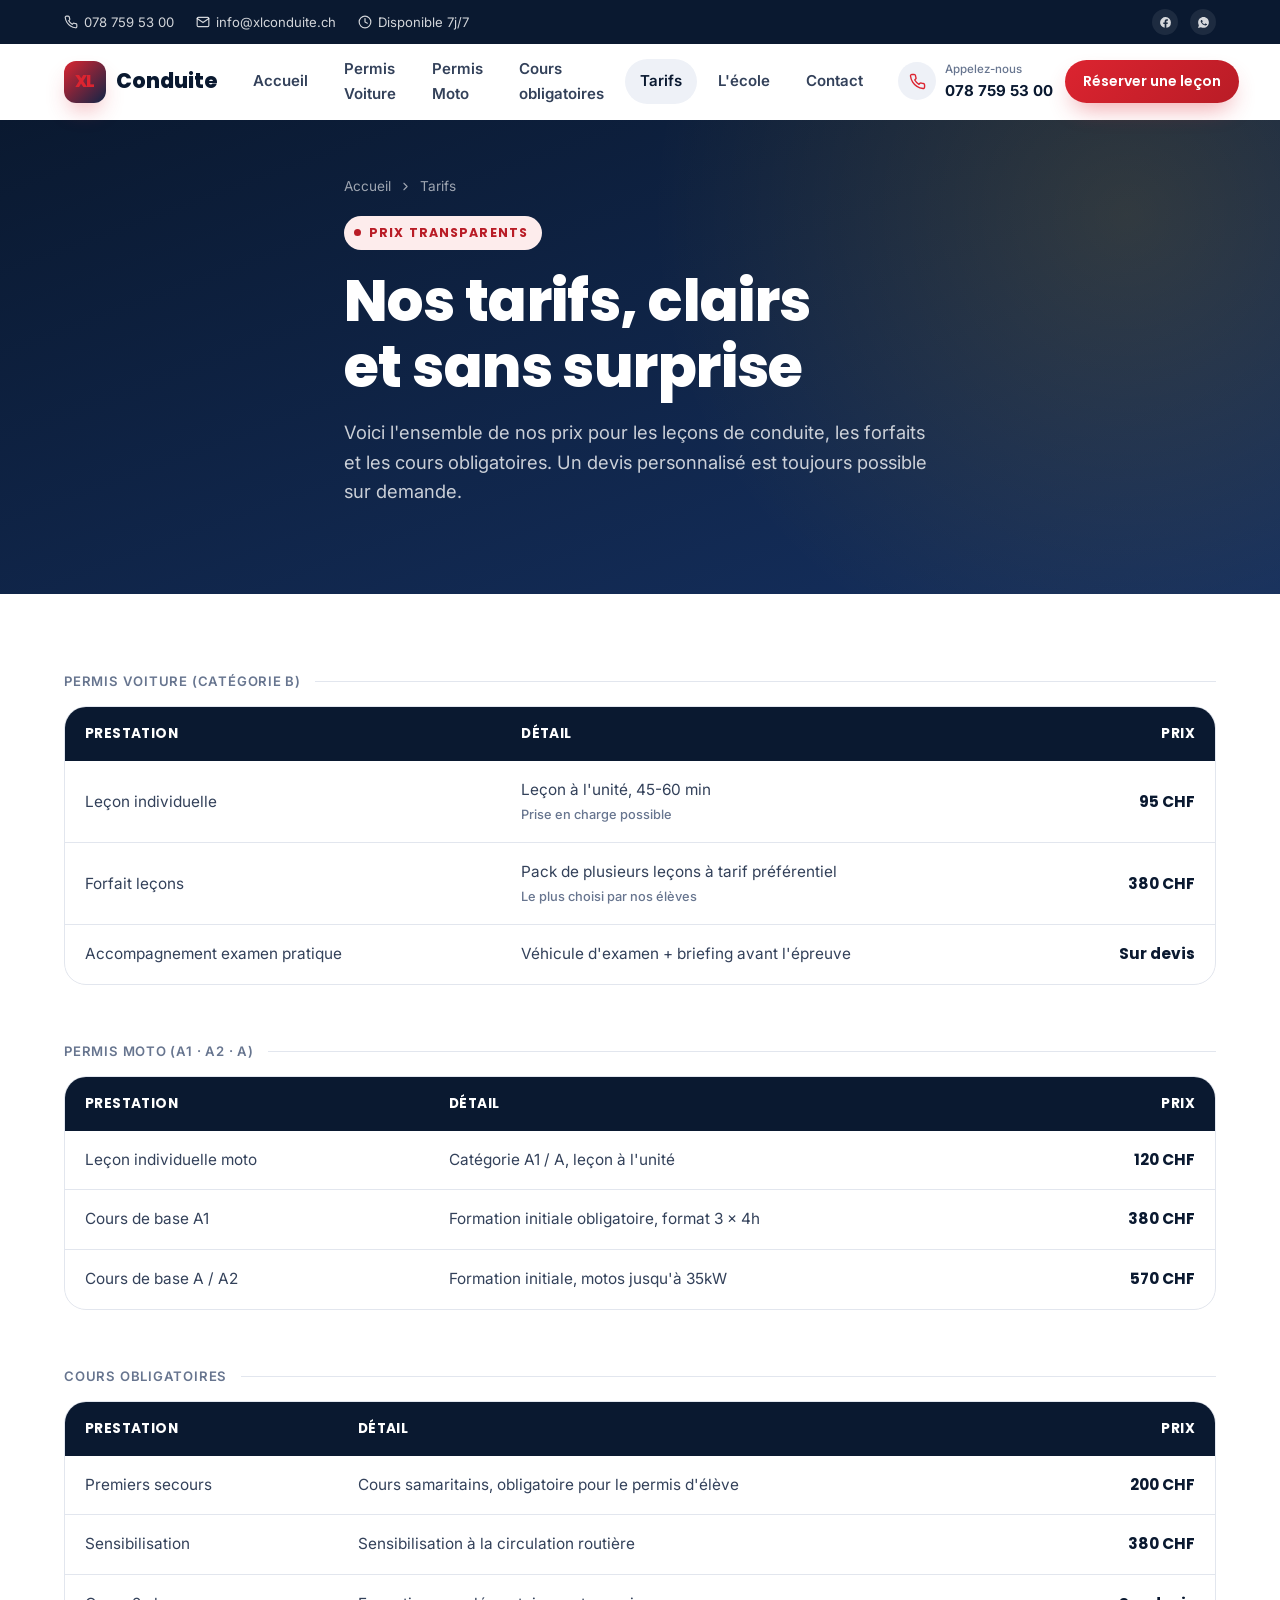
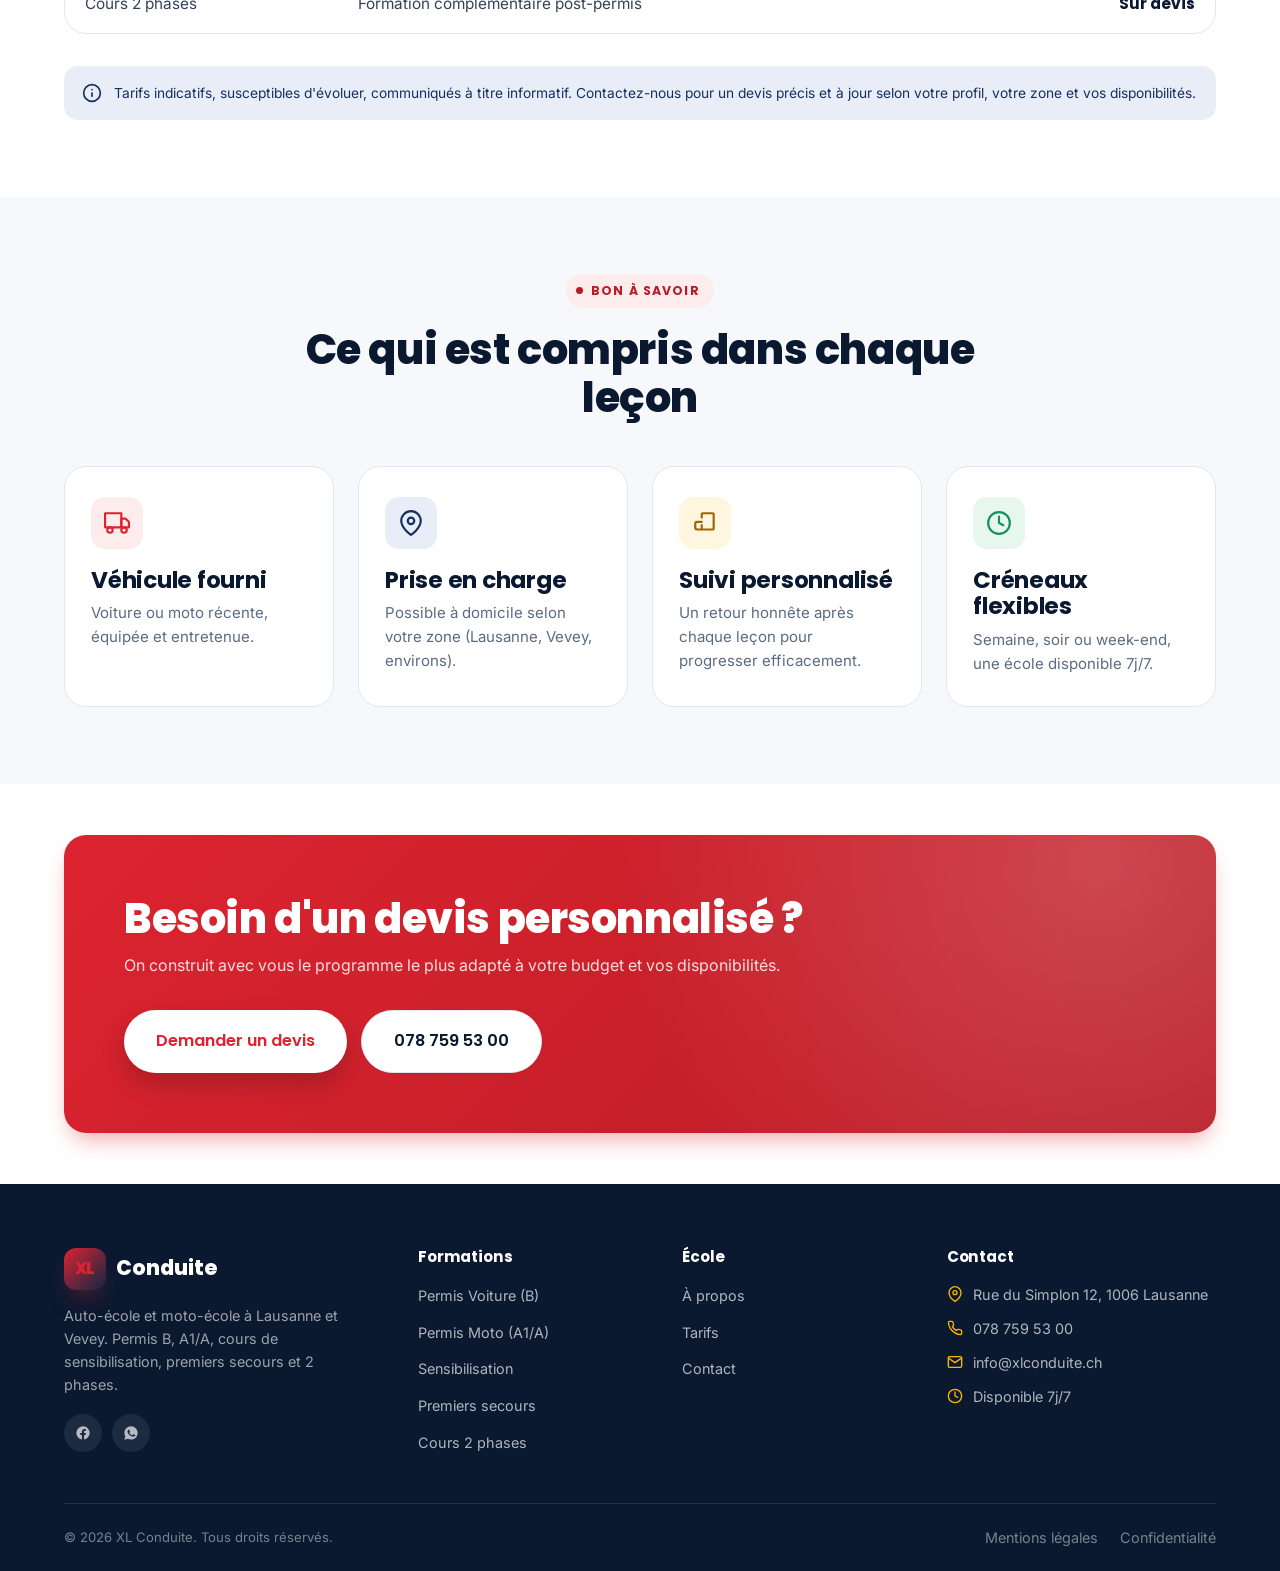
<file: tarifs.html>
<!doctype html>
<html lang="fr">
<head>
<meta charset="UTF-8">
<meta name="viewport" content="width=device-width, initial-scale=1">
<title>Tarifs — XL Conduite Lausanne & Vevey</title>
<meta name="description" content="Tous les tarifs de XL Conduite : leçons voiture et moto, forfaits, sensibilisation, premiers secours et cours 2 phases. Prix transparents, sans surprise.">
<link rel="canonical" href="https://www.xlconduite.ch/tarifs.html">
<meta property="og:type" content="website">
<meta property="og:title" content="Tarifs — XL Conduite">
<meta property="og:description" content="Prix transparents pour vos leçons de conduite voiture et moto à Lausanne et Vevey.">
<meta name="theme-color" content="#0a1930">
<link rel="icon" href="images/favicon.svg" type="image/svg+xml">
<link rel="preconnect" href="https://fonts.googleapis.com">
<link rel="preconnect" href="https://fonts.gstatic.com" crossorigin>
<link href="https://fonts.googleapis.com/css2?family=Poppins:wght@600;700;800&family=Inter:wght@400;500;600;700&display=swap" rel="stylesheet">
<link rel="stylesheet" href="css/style.css">
</head>
<body>
<a href="#main" class="skip-link">Aller au contenu</a>

<div class="topbar">
  <div class="container">
    <div class="topbar-links">
      <a href="tel:+41787595300"><svg width="14" height="14" viewBox="0 0 24 24" fill="none" stroke="currentColor" stroke-width="2" stroke-linecap="round" stroke-linejoin="round"><path d="M22 16.92v3a2 2 0 0 1-2.18 2 19.79 19.79 0 0 1-8.63-3.07 19.5 19.5 0 0 1-6-6 19.79 19.79 0 0 1-3.07-8.67A2 2 0 0 1 4.11 2h3a2 2 0 0 1 2 1.72c.127.96.362 1.903.7 2.81a2 2 0 0 1-.45 2.11L8.09 9.91a16 16 0 0 0 6 6l1.27-1.27a2 2 0 0 1 2.11-.45c.907.338 1.85.573 2.81.7A2 2 0 0 1 22 16.92z"/></svg>078 759 53 00</a>
      <a href="mailto:info@xlconduite.ch"><svg width="14" height="14" viewBox="0 0 24 24" fill="none" stroke="currentColor" stroke-width="2" stroke-linecap="round" stroke-linejoin="round"><path d="M22 6c0-1.1-.9-2-2-2H4a2 2 0 0 0-2 2v12c0 1.1.9 2 2 2h16a2 2 0 0 0 2-2V6z"/><path d="m22 6-10 7L2 6"/></svg>info@xlconduite.ch</a>
      <span style="display:flex;align-items:center;gap:6px;"><svg width="14" height="14" viewBox="0 0 24 24" fill="none" stroke="currentColor" stroke-width="2" stroke-linecap="round" stroke-linejoin="round"><circle cx="12" cy="12" r="10"/><path d="M12 6v6l4 2"/></svg>Disponible 7j/7</span>
    </div>
    <div class="topbar-social">
      <a href="https://www.facebook.com/xlconduiteautomoto/" aria-label="Facebook" target="_blank" rel="noopener"><svg width="13" height="13" viewBox="0 0 24 24" fill="currentColor"><path d="M22 12a10 10 0 1 0-11.56 9.88v-6.99H7.9V12h2.54V9.8c0-2.5 1.49-3.89 3.78-3.89 1.1 0 2.24.2 2.24.2v2.46h-1.26c-1.24 0-1.63.77-1.63 1.56V12h2.78l-.44 2.89h-2.34v6.99A10 10 0 0 0 22 12z"/></svg></a>
      <a href="https://wa.me/41787595300" aria-label="WhatsApp" target="_blank" rel="noopener"><svg width="13" height="13" viewBox="0 0 24 24" fill="currentColor"><path d="M12.04 2C6.58 2 2.13 6.45 2.13 11.91c0 1.75.46 3.45 1.32 4.95L2 22l5.29-1.39a9.87 9.87 0 0 0 4.75 1.21h.01c5.46 0 9.9-4.45 9.9-9.91C21.96 6.45 17.5 2 12.04 2zm5.8 14.05c-.24.68-1.4 1.3-1.93 1.36-.5.06-1.03.15-3.3-.7-2.78-1.06-4.55-3.9-4.7-4.08-.14-.18-1.12-1.49-1.12-2.84 0-1.35.71-2.02.96-2.29.24-.27.53-.34.71-.34.18 0 .36 0 .51.01.17.01.38-.06.6.46.24.58.8 2 .87 2.15.07.15.12.32.02.5-.1.19-.15.3-.29.46-.15.16-.31.36-.44.48-.15.15-.3.3-.13.6.17.3.76 1.25 1.63 2.02 1.12.99 2.06 1.3 2.37 1.45.31.15.49.13.67-.08.18-.2.77-.9.98-1.2.2-.31.4-.26.68-.16.28.1 1.77.84 2.07.99.3.15.5.22.57.35.08.13.08.72-.16 1.4z"/></svg></a>
    </div>
  </div>
</div>

<header class="nav">
  <div class="container">
    <a href="index.html" class="brand"><span class="brand-mark">XL</span>Conduite</a>
    <nav class="nav-links" aria-label="Navigation principale">
      <a href="index.html">Accueil</a>
      <a href="permis-voiture.html">Permis Voiture</a>
      <a href="permis-moto.html">Permis Moto</a>
      <a href="cours-obligatoires.html">Cours obligatoires</a>
      <a href="tarifs.html" aria-current="page">Tarifs</a>
      <a href="a-propos.html">L'école</a>
      <a href="contact.html">Contact</a>
    </nav>
    <div class="nav-actions">
      <a href="tel:+41787595300" class="nav-call">
        <span class="nav-call-ico"><svg viewBox="0 0 24 24" fill="none" stroke="currentColor" stroke-width="2" stroke-linecap="round" stroke-linejoin="round"><path d="M22 16.92v3a2 2 0 0 1-2.18 2 19.79 19.79 0 0 1-8.63-3.07 19.5 19.5 0 0 1-6-6 19.79 19.79 0 0 1-3.07-8.67A2 2 0 0 1 4.11 2h3a2 2 0 0 1 2 1.72c.127.96.362 1.903.7 2.81a2 2 0 0 1-.45 2.11L8.09 9.91a16 16 0 0 0 6 6l1.27-1.27a2 2 0 0 1 2.11-.45c.907.338 1.85.573 2.81.7A2 2 0 0 1 22 16.92z"/></svg></span>
        <span class="nav-call-text"><small>Appelez-nous</small>078 759 53 00</span>
      </a>
      <a href="contact.html" class="btn btn-primary btn-sm">Réserver une leçon</a>
      <button class="nav-burger" aria-label="Ouvrir le menu"><svg viewBox="0 0 24 24" fill="none" stroke="currentColor" stroke-width="2" stroke-linecap="round" stroke-linejoin="round"><path d="M4 6h16M4 12h16M4 18h16"/></svg></button>
    </div>
  </div>
</header>

<div class="mobile-menu">
  <div class="mobile-menu-top">
    <a href="index.html" class="brand" style="color:#fff;"><span class="brand-mark">XL</span>Conduite</a>
    <button class="mobile-menu-close" aria-label="Fermer le menu"><svg viewBox="0 0 24 24" fill="none" stroke="currentColor" stroke-width="2" stroke-linecap="round" stroke-linejoin="round"><path d="M18 6 6 18M6 6l12 12"/></svg></button>
  </div>
  <nav>
    <a href="index.html">Accueil</a>
    <a href="permis-voiture.html">Permis Voiture</a>
    <a href="permis-moto.html">Permis Moto</a>
    <a href="cours-obligatoires.html">Cours obligatoires</a>
    <a href="tarifs.html">Tarifs</a>
    <a href="a-propos.html">L'école</a>
    <a href="contact.html">Contact</a>
  </nav>
  <div class="mobile-menu-cta">
    <a href="tel:+41787595300" class="mobile-menu-phone">📞 078 759 53 00</a>
    <a href="contact.html" class="btn btn-primary btn-block btn-lg">Réserver une leçon</a>
  </div>
</div>

<main id="main">

<section class="page-hero">
  <div class="container page-hero-content">
    <div class="breadcrumb"><a href="index.html">Accueil</a><svg viewBox="0 0 24 24" fill="none" stroke="currentColor" stroke-width="2" stroke-linecap="round" stroke-linejoin="round"><path d="M9 18l6-6-6-6"/></svg><span>Tarifs</span></div>
    <span class="kicker">Prix transparents</span>
    <h1>Nos tarifs, clairs et sans surprise</h1>
    <p class="hero-lead">Voici l'ensemble de nos prix pour les leçons de conduite, les forfaits et les cours obligatoires. Un devis personnalisé est toujours possible sur demande.</p>
  </div>
</section>

<section class="section-pad">
  <div class="container">

    <div class="eyebrow-line">Permis Voiture (Catégorie B)</div>
    <div class="price-scroll-hint"><svg viewBox="0 0 24 24" fill="none" stroke="currentColor" stroke-width="2" stroke-linecap="round" stroke-linejoin="round"><path d="M9 6 3 12l6 6M15 6l6 6-6 6"/></svg>Faites glisser pour voir tous les tarifs</div>
    <div class="price-table-wrap" style="margin-bottom:56px;">
      <table class="price-table">
        <thead><tr><th>Prestation</th><th>Détail</th><th>Prix</th></tr></thead>
        <tbody>
          <tr><td>Leçon individuelle</td><td>Leçon à l'unité, 45-60 min<span class="price-note">Prise en charge possible</span></td><td>95 CHF</td></tr>
          <tr><td>Forfait leçons</td><td>Pack de plusieurs leçons à tarif préférentiel<span class="price-note">Le plus choisi par nos élèves</span></td><td>380 CHF</td></tr>
          <tr><td>Accompagnement examen pratique</td><td>Véhicule d'examen + briefing avant l'épreuve</td><td>Sur devis</td></tr>
        </tbody>
      </table>
    </div>

    <div class="eyebrow-line">Permis Moto (A1 · A2 · A)</div>
    <div class="price-scroll-hint"><svg viewBox="0 0 24 24" fill="none" stroke="currentColor" stroke-width="2" stroke-linecap="round" stroke-linejoin="round"><path d="M9 6 3 12l6 6M15 6l6 6-6 6"/></svg>Faites glisser pour voir tous les tarifs</div>
    <div class="price-table-wrap" style="margin-bottom:56px;">
      <table class="price-table">
        <thead><tr><th>Prestation</th><th>Détail</th><th>Prix</th></tr></thead>
        <tbody>
          <tr><td>Leçon individuelle moto</td><td>Catégorie A1 / A, leçon à l'unité</td><td>120 CHF</td></tr>
          <tr><td>Cours de base A1</td><td>Formation initiale obligatoire, format 3 x 4h</td><td>380 CHF</td></tr>
          <tr><td>Cours de base A / A2</td><td>Formation initiale, motos jusqu'à 35kW</td><td>570 CHF</td></tr>
        </tbody>
      </table>
    </div>

    <div class="eyebrow-line">Cours obligatoires</div>
    <div class="price-scroll-hint"><svg viewBox="0 0 24 24" fill="none" stroke="currentColor" stroke-width="2" stroke-linecap="round" stroke-linejoin="round"><path d="M9 6 3 12l6 6M15 6l6 6-6 6"/></svg>Faites glisser pour voir tous les tarifs</div>
    <div class="price-table-wrap" style="margin-bottom:32px;">
      <table class="price-table">
        <thead><tr><th>Prestation</th><th>Détail</th><th>Prix</th></tr></thead>
        <tbody>
          <tr><td>Premiers secours</td><td>Cours samaritains, obligatoire pour le permis d'élève</td><td>200 CHF</td></tr>
          <tr><td>Sensibilisation</td><td>Sensibilisation à la circulation routière</td><td>380 CHF</td></tr>
          <tr><td>Cours 2 phases</td><td>Formation complémentaire post-permis</td><td>Sur devis</td></tr>
        </tbody>
      </table>
    </div>

    <div class="price-disclaimer">
      <svg viewBox="0 0 24 24" fill="none" stroke="currentColor" stroke-width="2" stroke-linecap="round" stroke-linejoin="round"><circle cx="12" cy="12" r="10"/><path d="M12 16v-4M12 8h.01"/></svg>
      <span>Tarifs indicatifs, susceptibles d'évoluer, communiqués à titre informatif. Contactez-nous pour un devis précis et à jour selon votre profil, votre zone et vos disponibilités.</span>
    </div>
  </div>
</section>

<section class="section-pad bg-surface">
  <div class="container">
    <div class="section-head center">
      <span class="kicker">Bon à savoir</span>
      <h2>Ce qui est compris dans chaque leçon</h2>
    </div>
    <div class="grid grid-4">
      <div class="card reveal reveal-1">
        <div class="card-icon"><svg viewBox="0 0 24 24" fill="none" stroke="currentColor" stroke-width="2" stroke-linecap="round" stroke-linejoin="round"><rect x="1" y="3" width="15" height="13"/><path d="M16 8h4l3 3v5h-7V8z"/><circle cx="5.5" cy="18.5" r="2.5"/><circle cx="18.5" cy="18.5" r="2.5"/></svg></div>
        <h3>Véhicule fourni</h3>
        <p>Voiture ou moto récente, équipée et entretenue.</p>
      </div>
      <div class="card reveal reveal-2">
        <div class="card-icon icon-navy"><svg viewBox="0 0 24 24" fill="none" stroke="currentColor" stroke-width="2" stroke-linecap="round" stroke-linejoin="round"><path d="M21 10c0 7-9 13-9 13s-9-6-9-13a9 9 0 0 1 18 0z"/><circle cx="12" cy="10" r="3"/></svg></div>
        <h3>Prise en charge</h3>
        <p>Possible à domicile selon votre zone (Lausanne, Vevey, environs).</p>
      </div>
      <div class="card reveal reveal-3">
        <div class="card-icon icon-amber"><svg viewBox="0 0 24 24" fill="none" stroke="currentColor" stroke-width="2" stroke-linecap="round" stroke-linejoin="round"><path d="M9 11H5a2 2 0 0 0-2 2v3a2 2 0 0 0 2 2h4"/><path d="M9 7V4a1 1 0 0 1 1-1h9a1 1 0 0 1 1 1v13a1 1 0 0 1-1 1h-9a1 1 0 0 1-1-1v-3"/></svg></div>
        <h3>Suivi personnalisé</h3>
        <p>Un retour honnête après chaque leçon pour progresser efficacement.</p>
      </div>
      <div class="card reveal reveal-4">
        <div class="card-icon icon-green"><svg viewBox="0 0 24 24" fill="none" stroke="currentColor" stroke-width="2" stroke-linecap="round" stroke-linejoin="round"><circle cx="12" cy="12" r="10"/><path d="M12 6v6l4 2"/></svg></div>
        <h3>Créneaux flexibles</h3>
        <p>Semaine, soir ou week-end, une école disponible 7j/7.</p>
      </div>
    </div>
  </div>
</section>

<section class="section-pad-sm">
  <div class="container">
    <div class="cta-banner">
      <div>
        <h2>Besoin d'un devis personnalisé ?</h2>
        <p>On construit avec vous le programme le plus adapté à votre budget et vos disponibilités.</p>
      </div>
      <div style="display:flex;gap:14px;flex-wrap:wrap;position:relative;">
        <a href="contact.html" class="btn btn-primary btn-lg">Demander un devis</a>
        <a href="tel:+41787595300" class="btn btn-secondary btn-lg">078 759 53 00</a>
      </div>
    </div>
  </div>
</section>

</main>

<footer class="footer">
  <div class="container">
    <div class="footer-grid">
      <div class="footer-brand">
        <a href="index.html" class="brand" style="color:#fff;"><span class="brand-mark">XL</span>Conduite</a>
        <p>Auto-école et moto-école à Lausanne et Vevey. Permis B, A1/A, cours de sensibilisation, premiers secours et 2 phases.</p>
        <div class="footer-social">
          <a href="https://www.facebook.com/xlconduiteautomoto/" aria-label="Facebook" target="_blank" rel="noopener"><svg viewBox="0 0 24 24" fill="currentColor"><path d="M22 12a10 10 0 1 0-11.56 9.88v-6.99H7.9V12h2.54V9.8c0-2.5 1.49-3.89 3.78-3.89 1.1 0 2.24.2 2.24.2v2.46h-1.26c-1.24 0-1.63.77-1.63 1.56V12h2.78l-.44 2.89h-2.34v6.99A10 10 0 0 0 22 12z"/></svg></a>
          <a href="https://wa.me/41787595300" aria-label="WhatsApp" target="_blank" rel="noopener"><svg viewBox="0 0 24 24" fill="currentColor"><path d="M12.04 2C6.58 2 2.13 6.45 2.13 11.91c0 1.75.46 3.45 1.32 4.95L2 22l5.29-1.39a9.87 9.87 0 0 0 4.75 1.21h.01c5.46 0 9.9-4.45 9.9-9.91C21.96 6.45 17.5 2 12.04 2zm5.8 14.05c-.24.68-1.4 1.3-1.93 1.36-.5.06-1.03.15-3.3-.7-2.78-1.06-4.55-3.9-4.7-4.08-.14-.18-1.12-1.49-1.12-2.84 0-1.35.71-2.02.96-2.29.24-.27.53-.34.71-.34.18 0 .36 0 .51.01.17.01.38-.06.6.46.24.58.8 2 .87 2.15.07.15.12.32.02.5-.1.19-.15.3-.29.46-.15.16-.31.36-.44.48-.15.15-.3.3-.13.6.17.3.76 1.25 1.63 2.02 1.12.99 2.06 1.3 2.37 1.45.31.15.49.13.67-.08.18-.2.77-.9.98-1.2.2-.31.4-.26.68-.16.28.1 1.77.84 2.07.99.3.15.5.22.57.35.08.13.08.72-.16 1.4z"/></svg></a>
        </div>
      </div>
      <div>
        <h4>Formations</h4>
        <ul>
          <li><a href="permis-voiture.html">Permis Voiture (B)</a></li>
          <li><a href="permis-moto.html">Permis Moto (A1/A)</a></li>
          <li><a href="cours-obligatoires.html">Sensibilisation</a></li>
          <li><a href="cours-obligatoires.html">Premiers secours</a></li>
          <li><a href="cours-obligatoires.html">Cours 2 phases</a></li>
        </ul>
      </div>
      <div>
        <h4>École</h4>
        <ul>
          <li><a href="a-propos.html">À propos</a></li>
          <li><a href="tarifs.html">Tarifs</a></li>
          <li><a href="contact.html">Contact</a></li>
        </ul>
      </div>
      <div>
        <h4>Contact</h4>
        <ul class="footer-contact">
          <li><svg viewBox="0 0 24 24" fill="none" stroke="currentColor" stroke-width="2" stroke-linecap="round" stroke-linejoin="round"><path d="M21 10c0 7-9 13-9 13s-9-6-9-13a9 9 0 0 1 18 0z"/><circle cx="12" cy="10" r="3"/></svg>Rue du Simplon 12, 1006 Lausanne</li>
          <li><svg viewBox="0 0 24 24" fill="none" stroke="currentColor" stroke-width="2" stroke-linecap="round" stroke-linejoin="round"><path d="M22 16.92v3a2 2 0 0 1-2.18 2 19.79 19.79 0 0 1-8.63-3.07 19.5 19.5 0 0 1-6-6 19.79 19.79 0 0 1-3.07-8.67A2 2 0 0 1 4.11 2h3a2 2 0 0 1 2 1.72c.127.96.362 1.903.7 2.81a2 2 0 0 1-.45 2.11L8.09 9.91a16 16 0 0 0 6 6l1.27-1.27a2 2 0 0 1 2.11-.45c.907.338 1.85.573 2.81.7A2 2 0 0 1 22 16.92z"/></svg><a href="tel:+41787595300">078 759 53 00</a></li>
          <li><svg viewBox="0 0 24 24" fill="none" stroke="currentColor" stroke-width="2" stroke-linecap="round" stroke-linejoin="round"><path d="M22 6c0-1.1-.9-2-2-2H4a2 2 0 0 0-2 2v12c0 1.1.9 2 2 2h16a2 2 0 0 0 2-2V6z"/><path d="m22 6-10 7L2 6"/></svg><a href="mailto:info@xlconduite.ch">info@xlconduite.ch</a></li>
          <li><svg viewBox="0 0 24 24" fill="none" stroke="currentColor" stroke-width="2" stroke-linecap="round" stroke-linejoin="round"><circle cx="12" cy="12" r="10"/><path d="M12 6v6l4 2"/></svg>Disponible 7j/7</li>
        </ul>
      </div>
    </div>
    <div class="footer-bottom">
      <span>© 2026 XL Conduite. Tous droits réservés.</span>
      <ul>
        <li><a href="mentions-legales.html">Mentions légales</a></li>
        <li><a href="confidentialite.html">Confidentialité</a></li>
      </ul>
    </div>
  </div>
</footer>

<div class="mobile-cta-bar">
  <a href="tel:+41787595300" class="call"><svg viewBox="0 0 24 24" fill="none" stroke="currentColor" stroke-width="2" stroke-linecap="round" stroke-linejoin="round"><path d="M22 16.92v3a2 2 0 0 1-2.18 2 19.79 19.79 0 0 1-8.63-3.07 19.5 19.5 0 0 1-6-6 19.79 19.79 0 0 1-3.07-8.67A2 2 0 0 1 4.11 2h3a2 2 0 0 1 2 1.72c.127.96.362 1.903.7 2.81a2 2 0 0 1-.45 2.11L8.09 9.91a16 16 0 0 0 6 6l1.27-1.27a2 2 0 0 1 2.11-.45c.907.338 1.85.573 2.81.7A2 2 0 0 1 22 16.92z"/></svg>Appeler</a>
  <a href="contact.html" class="book"><svg viewBox="0 0 24 24" fill="none" stroke="currentColor" stroke-width="2" stroke-linecap="round" stroke-linejoin="round"><rect x="3" y="4" width="18" height="18" rx="2"/><path d="M16 2v4M8 2v4M3 10h18"/></svg>Réserver</a>
</div>

<script src="js/main.js"></script>
</body>
</html>
</file>
<file: css/style.css>
/* ==========================================================================
   XL Conduite — Design System
   Auto-école & Moto-école, Lausanne / Vevey
   ========================================================================== */

:root{
  /* Brand colors */
  --navy-900:#0a1930;
  --navy-800:#0f2547;
  --navy-700:#153060;
  --navy-600:#1c3d7a;
  --navy-100:#e8edf7;

  --red-600:#dc2430;
  --red-700:#b91c26;
  --red-050:#fdecec;

  --amber-500:#ffb703;
  --amber-600:#e8a300;
  --amber-700:#9c6500;

  --ink-900:#101826;
  --ink-700:#33415a;
  --ink-500:#5b6b85;
  --ink-300:#67758f;

  --surface-0:#ffffff;
  --surface-50:#f7f8fb;
  --surface-100:#eef1f7;
  --surface-line:#e2e6ee;

  --success:#1a8f5e;

  /* Typography */
  --font-display:'Poppins', 'Segoe UI', system-ui, sans-serif;
  --font-body:'Inter', 'Segoe UI', system-ui, sans-serif;

  /* Radius */
  --r-sm:8px;
  --r-md:14px;
  --r-lg:22px;
  --r-pill:999px;

  /* Shadows */
  --shadow-sm:0 1px 2px rgba(10,25,48,.06), 0 1px 1px rgba(10,25,48,.04);
  --shadow-md:0 8px 24px -8px rgba(10,25,48,.18);
  --shadow-lg:0 24px 48px -16px rgba(10,25,48,.28);
  --shadow-red:0 12px 24px -8px rgba(220,36,48,.45);

  /* Layout */
  --container:1200px;
  --nav-h:76px;

  color-scheme:light;
}

/* ---------- Reset ---------- */
*,*::before,*::after{box-sizing:border-box;margin:0;padding:0;}
html{scroll-behavior:smooth; scroll-padding-top:calc(var(--nav-h) + 16px);}
img,svg{display:block;max-width:100%;}
a{color:inherit;text-decoration:none;}
ul,ol{list-style:none;}
button{font:inherit;cursor:pointer;border:none;background:none;color:inherit;}
input,textarea,select{font:inherit;color:inherit;}

@media (prefers-reduced-motion: reduce){
  *,*::before,*::after{animation-duration:.01ms !important;animation-iteration-count:1 !important;transition-duration:.01ms !important;scroll-behavior:auto !important;}
}

body{
  font-family:var(--font-body);
  color:var(--ink-700);
  background:var(--surface-0);
  line-height:1.6;
  font-size:16px;
  -webkit-font-smoothing:antialiased;
}

h1,h2,h3,h4{
  font-family:var(--font-display);
  color:var(--navy-900);
  line-height:1.15;
  font-weight:700;
  letter-spacing:-0.01em;
}

h1{font-size:clamp(2.1rem, 1.5rem + 2.8vw, 3.6rem); font-weight:800;}
h2{font-size:clamp(1.7rem, 1.35rem + 1.6vw, 2.6rem); font-weight:800;}
h3{font-size:clamp(1.2rem, 1.05rem + .6vw, 1.45rem);}
p{color:var(--ink-500);}

.container{
  width:100%;
  max-width:var(--container);
  margin-inline:auto;
  padding-inline:24px;
}
@media (max-width:640px){ .container{padding-inline:18px;} }

section{position:relative;}
.section-pad{padding-block:clamp(56px, 6vw, 108px);}
.section-pad-sm{padding-block:clamp(40px,4vw,64px);}

.bg-surface{background:var(--surface-50);}
.bg-navy{background:linear-gradient(155deg,var(--navy-900),var(--navy-700) 65%,var(--navy-600));color:#fff;}
.bg-navy h2, .bg-navy h3{color:#fff;}
.bg-navy p{color:rgba(255,255,255,.72);}

/* ---------- Eyebrow / kicker ---------- */
.kicker{
  display:inline-flex;align-items:center;gap:8px;
  font-family:var(--font-display);
  font-size:.78rem;font-weight:700;letter-spacing:.09em;text-transform:uppercase;
  color:var(--red-700);
  background:var(--red-050);
  padding:7px 14px 7px 10px;
  border-radius:var(--r-pill);
  margin-bottom:18px;
}
.kicker::before{content:'';width:7px;height:7px;border-radius:50%;background:var(--red-700);}
.bg-navy .kicker{background:rgba(255,183,3,.14); color:var(--amber-500);}
.bg-navy .kicker::before{background:var(--amber-500);}

.section-head{max-width:680px; margin-bottom:44px;}
.section-head.center{margin-inline:auto;text-align:center;}
.section-head p{margin-top:14px;font-size:1.05rem;}

/* ---------- Buttons ---------- */
.btn{
  display:inline-flex;align-items:center;justify-content:center;gap:9px;
  font-family:var(--font-display);
  font-weight:600;font-size:.98rem;
  padding:14px 26px;
  border-radius:var(--r-pill);
  transition:transform .18s ease, box-shadow .18s ease, background-color .18s ease, color .18s ease;
  white-space:nowrap;
}
.btn svg{width:18px;height:18px;flex:none;}
.btn-primary{
  background:linear-gradient(135deg,var(--red-600),var(--red-700));
  color:#fff;
  box-shadow:var(--shadow-red);
}
.btn-primary:hover{transform:translateY(-2px);box-shadow:0 18px 30px -8px rgba(220,36,48,.5);}
.btn-secondary{
  background:#fff;color:var(--navy-900);
  box-shadow:var(--shadow-sm);
  border:1px solid var(--surface-line);
}
.btn-secondary:hover{transform:translateY(-2px);box-shadow:var(--shadow-md);}
.bg-navy .btn-secondary{background:rgba(255,255,255,.08);color:#fff;border-color:rgba(255,255,255,.22);}
.bg-navy .btn-secondary:hover{background:rgba(255,255,255,.16);}
.btn-ghost{
  background:transparent;color:var(--navy-900); padding:14px 8px;
}
.btn-ghost svg{transition:transform .18s ease;}
.btn-ghost:hover svg{transform:translateX(4px);}
.btn-block{width:100%;}
.btn-lg{padding:17px 32px;font-size:1.02rem;}
.btn-sm{padding:10px 18px;font-size:.88rem;}

/* ---------- Top utility bar ---------- */
.topbar{
  background:var(--navy-900);
  color:rgba(255,255,255,.82);
  font-size:.82rem;
}
.topbar .container{
  display:flex;align-items:center;justify-content:space-between;
  padding-block:9px;
  gap:16px;
}
.topbar-links{display:flex;gap:22px;align-items:center;}
.topbar-links a{display:inline-flex;align-items:center;gap:6px;transition:color .15s;}
.topbar-links a:hover{color:#fff;}
.topbar svg{width:14px;height:14px;}
.topbar-social{display:flex;gap:12px;}
.topbar-social a{width:26px;height:26px;border-radius:50%;background:rgba(255,255,255,.08);display:flex;align-items:center;justify-content:center;}
.topbar-social a:hover{background:var(--red-600);}
.topbar-social svg{width:13px;height:13px;}
@media (max-width:760px){
  .topbar .container{font-size:.74rem;}
  .topbar-social{display:none;}
}

/* ---------- Nav ---------- */
.nav{
  position:sticky;top:0;z-index:100;
  background:rgba(255,255,255,.92);
  backdrop-filter:blur(10px);
  border-bottom:1px solid transparent;
  height:var(--nav-h);
  transition:box-shadow .2s ease, border-color .2s ease;
}
.nav.scrolled{border-bottom-color:var(--surface-line);box-shadow:var(--shadow-sm);}
.nav .container{
  height:100%;
  display:flex;align-items:center;justify-content:space-between;
  gap:20px;
}
.brand{display:flex;align-items:center;gap:10px;font-family:var(--font-display);font-weight:800;font-size:1.28rem;color:var(--navy-900);}
.brand-mark{
  width:42px;height:42px;border-radius:12px;
  background:linear-gradient(135deg,var(--red-600),var(--navy-800));
  color:#fff;display:flex;align-items:center;justify-content:center;
  font-weight:800;font-size:1.05rem;letter-spacing:-.02em;
  box-shadow:var(--shadow-red);
}
.brand span{color:var(--red-600);}

.nav-links{display:flex;align-items:center;gap:6px;}
.nav-links a{
  padding:10px 15px;border-radius:var(--r-pill);
  font-weight:600;font-size:.94rem;color:var(--ink-700);
  transition:background-color .15s, color .15s;
  position:relative;
}
.nav-links a:hover, .nav-links a[aria-current="page"]{background:var(--surface-100);color:var(--navy-900);}

.nav-actions{display:flex;align-items:center;gap:12px;}
.nav-call{display:flex;align-items:center;gap:9px;font-weight:700;color:var(--navy-900);font-size:.94rem;flex:none;}
.nav-call-ico{width:38px;height:38px;border-radius:50%;background:var(--surface-100);display:flex;align-items:center;justify-content:center;flex:none;}
.nav-call-ico svg{width:17px;height:17px;color:var(--red-600);}
.nav-call-text{white-space:nowrap;}
.nav-call-text small{display:block;color:var(--ink-300);font-weight:500;font-size:.72rem;}

.nav-burger{
  display:none;width:44px;height:44px;border-radius:var(--r-sm);
  align-items:center;justify-content:center;
  background:var(--surface-100);
}
.nav-burger svg{width:20px;height:20px;}

@media (max-width:1180px){
  .nav-call{display:none;}
}
@media (max-width:980px){
  .nav-links{display:none;}
  .nav-burger{display:flex;}
}
@media (max-width:560px){
  .nav-actions .btn-primary{display:none;}
}

/* Mobile menu panel */
.mobile-menu{
  position:fixed;inset:0;z-index:200;
  background:var(--navy-900);
  display:flex;flex-direction:column;
  padding:22px 24px 34px;
  transform:translateY(-100%);
  transition:transform .32s cubic-bezier(.4,0,.2,1);
}
.mobile-menu.open{transform:translateY(0);}
.mobile-menu-top{display:flex;align-items:center;justify-content:space-between;margin-bottom:36px;}
.mobile-menu-close{width:44px;height:44px;border-radius:var(--r-sm);background:rgba(255,255,255,.08);display:flex;align-items:center;justify-content:center;}
.mobile-menu-close svg{width:20px;height:20px;color:#fff;}
.mobile-menu nav{display:flex;flex-direction:column;gap:4px;}
.mobile-menu nav a{color:#fff;font-family:var(--font-display);font-weight:600;font-size:1.35rem;padding:14px 4px;border-bottom:1px solid rgba(255,255,255,.09);}
.mobile-menu-cta{margin-top:auto;display:flex;flex-direction:column;gap:12px;padding-top:24px;}
.mobile-menu-phone{color:#fff;text-align:center;font-weight:700;font-size:1.1rem;}
html.menu-open{overflow:hidden;}

/* ---------- Sticky mobile CTA bar ---------- */
.mobile-cta-bar{
  display:none;
  position:fixed;bottom:0;left:0;right:0;z-index:90;
  background:#fff;border-top:1px solid var(--surface-line);
  box-shadow:0 -8px 24px rgba(10,25,48,.1);
  padding:10px 14px;
  padding-bottom:calc(10px + env(safe-area-inset-bottom));
  gap:10px;
}
.mobile-cta-bar a{
  flex:1;display:flex;align-items:center;justify-content:center;gap:8px;
  padding:13px;border-radius:var(--r-pill);font-weight:700;font-size:.92rem;
}
.mobile-cta-bar svg{width:17px;height:17px;}
.mobile-cta-bar .call{background:var(--navy-900);color:#fff;}
.mobile-cta-bar .book{background:var(--red-600);color:#fff;}
@media (max-width:760px){
  .mobile-cta-bar{display:flex;}
  body{padding-bottom:70px;}
}

/* ---------- Hero ---------- */
.hero{
  position:relative;
  background:linear-gradient(160deg,var(--navy-900) 0%,var(--navy-700) 58%,var(--navy-600) 100%);
  color:#fff;
  overflow:hidden;
  padding-block:clamp(56px,8vw,60px) 0;
}
.hero::before{
  content:'';position:absolute;inset:0;
  background-image:radial-gradient(circle at 82% 18%, rgba(255,183,3,.16), transparent 42%),
                    radial-gradient(circle at 15% 92%, rgba(220,36,48,.22), transparent 45%);
  pointer-events:none;
}
.hero-road{
  position:absolute;inset:0;opacity:.10;pointer-events:none;
  background-image:repeating-linear-gradient(115deg, transparent 0 60px, rgba(255,255,255,.5) 60px 66px);
  mask-image:linear-gradient(to bottom, transparent, black 40%, black 70%, transparent);
}
.hero .container{
  display:grid;grid-template-columns:1.05fr .95fr;gap:48px;align-items:center;
  position:relative;z-index:1;
  padding-bottom:64px;
}
.hero-badges{display:flex;flex-wrap:wrap;gap:10px;margin-top:26px;}
.hero-badge{
  display:flex;align-items:center;gap:8px;
  background:rgba(255,255,255,.08);border:1px solid rgba(255,255,255,.14);
  padding:9px 14px;border-radius:var(--r-pill);font-size:.85rem;font-weight:600;
  backdrop-filter:blur(6px);
}
.hero-badge svg{width:16px;height:16px;color:var(--amber-500);flex:none;}
.hero h1{color:#fff;}
.hero h1 em{font-style:normal;color:var(--amber-500);}
.hero-lead{font-size:1.15rem;color:rgba(255,255,255,.78);margin-top:18px;max-width:52ch;}
.hero-cta{display:flex;flex-wrap:wrap;gap:14px;margin-top:32px;}
.hero-trust{
  display:flex;align-items:center;gap:14px;margin-top:38px;
  padding-top:26px;border-top:1px solid rgba(255,255,255,.14);
}
.hero-trust-avatars{display:flex;}
.hero-trust-avatars span{
  width:38px;height:38px;border-radius:50%;
  border:2px solid var(--navy-800);
  background:linear-gradient(135deg,var(--amber-500),var(--red-600));
  margin-left:-10px;
}
.hero-trust-avatars span:first-child{margin-left:0;}
.hero-trust-text{font-size:.88rem;color:rgba(255,255,255,.78);}
.hero-trust-text strong{color:#fff;display:block;font-size:.95rem;}

.hero-visual{position:relative;}
.hero-card{
  background:rgba(255,255,255,.06);
  border:1px solid rgba(255,255,255,.14);
  border-radius:var(--r-lg);
  padding:26px;
  backdrop-filter:blur(10px);
  position:relative;
  overflow:hidden;
}
.hero-card-glow{
  position:absolute;width:220px;height:220px;border-radius:50%;
  background:radial-gradient(circle, rgba(255,183,3,.35), transparent 70%);
  top:-60px;right:-60px;filter:blur(10px);
}
.wheel-illustration{width:100%;aspect-ratio:1/.85;}
.hero-stats{display:grid;grid-template-columns:repeat(3,1fr);gap:12px;margin-top:20px;}
.hero-stat{
  background:rgba(255,255,255,.07);border-radius:var(--r-md);
  padding:16px 12px;text-align:center;
}
.hero-stat b{display:block;font-family:var(--font-display);font-size:1.5rem;color:var(--amber-500);}
.hero-stat span{font-size:.75rem;color:rgba(255,255,255,.7);}

@media (max-width:980px){
  .hero .container{grid-template-columns:1fr;}
  .hero-visual{order:-1;max-width:420px;margin-inline:auto;width:100%;}
}

/* ---------- Marquee / logo strip ---------- */
.strip{
  border-top:1px solid var(--surface-line);border-bottom:1px solid var(--surface-line);
  padding-block:22px;background:var(--surface-50);
}
.strip .container{display:flex;align-items:center;justify-content:space-between;flex-wrap:wrap;gap:18px 32px;}
.strip-item{display:flex;align-items:center;gap:10px;font-weight:700;color:var(--ink-500);font-size:.88rem;font-family:var(--font-display);}
.strip-item svg{width:20px;height:20px;color:var(--red-600);}

/* ---------- Cards grid (USP) ---------- */
.grid{display:grid;gap:24px;}
.grid-3{grid-template-columns:repeat(3,1fr);}
.grid-4{grid-template-columns:repeat(4,1fr);}
.grid-2{grid-template-columns:repeat(2,1fr);}
@media (max-width:980px){ .grid-4{grid-template-columns:repeat(2,1fr);} .grid-3{grid-template-columns:repeat(2,1fr);} }
@media (max-width:640px){ .grid-4,.grid-3,.grid-2{grid-template-columns:1fr;} }

.card{
  background:#fff;border:1px solid var(--surface-line);
  border-radius:var(--r-lg);padding:30px 26px;
  transition:transform .22s ease, box-shadow .22s ease, border-color .22s ease;
}
.card:hover{transform:translateY(-5px);box-shadow:var(--shadow-md);border-color:transparent;}
.card-icon{
  width:52px;height:52px;border-radius:var(--r-md);
  background:var(--red-050);color:var(--red-600);
  display:flex;align-items:center;justify-content:center;margin-bottom:18px;
}
.card-icon svg{width:26px;height:26px;}
.card h3{margin-bottom:8px;}
.card p{font-size:.94rem;}

/* alternate icon colors */
.icon-navy{background:var(--navy-100);color:var(--navy-700);}
.icon-amber{background:#fff6e0;color:var(--amber-700);}
.icon-green{background:#e7f6ef;color:var(--success);}

/* ---------- Category / permis cards ---------- */
.cat-card{
  position:relative;border-radius:var(--r-lg);overflow:hidden;
  background:linear-gradient(160deg,var(--navy-900),var(--navy-700));
  color:#fff;padding:34px 28px;min-height:280px;
  display:flex;flex-direction:column;
  box-shadow:var(--shadow-md);
}
.cat-card.alt{background:linear-gradient(160deg,#241a1c,var(--red-700));}
.cat-card .cat-icon{
  width:56px;height:56px;border-radius:14px;background:rgba(255,255,255,.12);
  display:flex;align-items:center;justify-content:center;margin-bottom:20px;
}
.cat-card .cat-icon svg{width:28px;height:28px;color:var(--amber-500);}
.cat-card h3{color:#fff;font-size:1.35rem;}
.cat-card p{color:rgba(255,255,255,.72);margin-top:8px;font-size:.92rem;}
.cat-card .cat-link{
  margin-top:auto;padding-top:22px;display:flex;align-items:center;gap:8px;
  font-weight:700;font-size:.92rem;color:var(--amber-500);
}
.cat-card .cat-link svg{width:16px;height:16px;transition:transform .2s;}
.cat-card:hover .cat-link svg{transform:translateX(5px);}
.cat-tag{
  position:absolute;top:24px;right:24px;font-family:var(--font-display);
  font-weight:800;font-size:.78rem;letter-spacing:.06em;
  background:rgba(255,255,255,.12);padding:6px 12px;border-radius:var(--r-pill);
}

/* ---------- Steps / process ---------- */
.steps{display:grid;grid-template-columns:repeat(4,1fr);gap:0;counter-reset:step;}
.step{position:relative;padding:0 22px 0 0;}
.step:first-child{padding-left:0;}
.step-num{
  width:46px;height:46px;border-radius:50%;
  background:var(--navy-900);color:#fff;
  display:flex;align-items:center;justify-content:center;
  font-family:var(--font-display);font-weight:800;margin-bottom:18px;
  position:relative;z-index:1;
}
.step-line{position:absolute;top:23px;left:46px;right:-22px;height:2px;background:var(--surface-line);}
.step:last-child .step-line{display:none;}
.step h3{font-size:1.1rem;margin-bottom:6px;}
.step p{font-size:.9rem;}
@media (max-width:900px){
  .steps{grid-template-columns:1fr 1fr;gap:32px 22px;}
  .step-line{display:none;}
}
@media (max-width:560px){ .steps{grid-template-columns:1fr;} }

/* ---------- Pricing ---------- */
.price-table{width:100%;min-width:600px;border-collapse:separate;border-spacing:0;background:#fff;border-radius:var(--r-lg);overflow:hidden;box-shadow:var(--shadow-sm);border:1px solid var(--surface-line);}
.price-scroll-hint{display:none;align-items:center;gap:8px;font-size:.78rem;color:var(--ink-300);font-weight:600;margin-bottom:10px;}
.price-scroll-hint svg{width:14px;height:14px;}
@media (max-width:660px){
  .price-scroll-hint{display:flex;}
}
.price-table thead th{
  background:var(--navy-900);color:#fff;text-align:left;
  padding:16px 20px;font-family:var(--font-display);font-size:.86rem;letter-spacing:.03em;text-transform:uppercase;
}
.price-table thead th:last-child{text-align:right;}
.price-table tbody td{padding:17px 20px;border-bottom:1px solid var(--surface-line);font-size:.96rem;}
.price-table tbody tr:last-child td{border-bottom:none;}
.price-table tbody tr:hover{background:var(--surface-50);}
.price-table td:last-child{text-align:right;font-family:var(--font-display);font-weight:700;color:var(--navy-900);white-space:nowrap;}
.price-table .price-note{display:block;font-size:.8rem;color:var(--ink-300);font-weight:500;margin-top:2px;}
.price-table-wrap{overflow-x:auto;border-radius:var(--r-lg);}

.price-card{
  background:#fff;border:1px solid var(--surface-line);border-radius:var(--r-lg);
  padding:32px 28px;position:relative;box-shadow:var(--shadow-sm);
  transition:transform .2s ease, box-shadow .2s ease;
}
.price-card:hover{transform:translateY(-5px);box-shadow:var(--shadow-md);}
.price-card.featured{border:2px solid var(--red-600);box-shadow:var(--shadow-red);}
.price-card-badge{
  position:absolute;top:-13px;left:50%;transform:translateX(-50%);
  background:var(--red-600);color:#fff;font-size:.74rem;font-weight:700;
  padding:6px 16px;border-radius:var(--r-pill);white-space:nowrap;
}
.price-card .amount{font-family:var(--font-display);font-weight:800;font-size:2.4rem;color:var(--navy-900);margin:14px 0 2px;}
.price-card .amount small{font-size:1rem;font-weight:600;color:var(--ink-300);}
.price-card ul{margin-top:20px;display:flex;flex-direction:column;gap:11px;}
.price-card ul li{display:flex;align-items:flex-start;gap:10px;font-size:.92rem;color:var(--ink-700);}
.price-card ul li svg{width:17px;height:17px;color:var(--success);flex:none;margin-top:2px;}
.price-card .btn{margin-top:24px;}

.price-disclaimer{
  display:flex;gap:12px;align-items:flex-start;
  background:var(--navy-100);border-radius:var(--r-md);
  padding:16px 18px;font-size:.86rem;color:var(--navy-700);margin-top:28px;
}
.price-disclaimer svg{width:20px;height:20px;flex:none;color:var(--navy-700);margin-top:1px;}

/* ---------- Testimonials ---------- */
.testi-track{
  display:flex;gap:22px;overflow-x:auto;scroll-snap-type:x mandatory;
  padding-bottom:12px; margin:0 -24px; padding-inline:24px;
  scrollbar-width:none;
}
.testi-track::-webkit-scrollbar{display:none;}
.testi-card{
  scroll-snap-align:start;flex:0 0 min(380px,86vw);
  background:#fff;border:1px solid var(--surface-line);border-radius:var(--r-lg);
  padding:28px 26px;box-shadow:var(--shadow-sm);
}
.testi-stars{display:flex;gap:3px;color:var(--amber-700);margin-bottom:14px;}
.testi-stars svg{width:16px;height:16px;}
.testi-card p{color:var(--ink-700);font-size:.96rem;}
.testi-person{display:flex;align-items:center;gap:12px;margin-top:20px;}
.testi-avatar{
  width:46px;height:46px;border-radius:50%;
  background:linear-gradient(135deg,var(--navy-700),var(--red-600));
  color:#fff;display:flex;align-items:center;justify-content:center;
  font-family:var(--font-display);font-weight:700;font-size:.95rem;flex:none;
}
.testi-person strong{display:block;font-size:.92rem;color:var(--navy-900);}
.testi-person span{font-size:.8rem;color:var(--ink-300);}

/* ---------- Instructor cards ---------- */
.person-card{background:#fff;border:1px solid var(--surface-line);border-radius:var(--r-lg);overflow:hidden;box-shadow:var(--shadow-sm);}
.person-photo{
  aspect-ratio:4/3.4;
  background:linear-gradient(150deg,var(--navy-800),var(--navy-600));
  display:flex;align-items:center;justify-content:center;position:relative;overflow:hidden;
}
.person-photo svg{width:56%;height:56%;color:rgba(255,255,255,.16);position:absolute;bottom:-6%;}
.person-initials{
  width:88px;height:88px;border-radius:50%;background:rgba(255,255,255,.12);
  border:2px solid rgba(255,255,255,.3);
  display:flex;align-items:center;justify-content:center;
  font-family:var(--font-display);font-weight:800;font-size:1.8rem;color:#fff;z-index:1;
}
.person-body{padding:22px 24px;}
.person-body h3{margin-bottom:2px;}
.person-role{color:var(--red-600);font-weight:700;font-size:.84rem;margin-bottom:12px;display:block;}
.person-tags{display:flex;flex-wrap:wrap;gap:7px;margin-top:14px;}
.person-tags span{background:var(--surface-100);color:var(--ink-700);font-size:.78rem;font-weight:600;padding:5px 11px;border-radius:var(--r-pill);}

/* ---------- FAQ ---------- */
.faq-item{
  border-bottom:1px solid var(--surface-line);
}
.faq-q{
  width:100%;display:flex;align-items:center;justify-content:space-between;gap:20px;
  padding:22px 4px;text-align:left;
  font-family:var(--font-display);font-weight:700;font-size:1.02rem;color:var(--navy-900);
}
.faq-q .plus{
  width:32px;height:32px;border-radius:50%;background:var(--surface-100);flex:none;
  display:flex;align-items:center;justify-content:center;position:relative;transition:transform .25s ease, background-color .25s ease;
}
.faq-q .plus svg{width:15px;height:15px;transition:transform .25s ease;}
.faq-item.open .faq-q .plus{background:var(--red-600);}
.faq-item.open .faq-q .plus svg{transform:rotate(45deg);color:#fff;}
.faq-a{max-height:0;overflow:hidden;transition:max-height .3s ease;}
.faq-a-inner{padding:0 4px 22px;font-size:.95rem;max-width:70ch;}
.faq-item.open .faq-a{max-height:340px;}

/* ---------- Service area ---------- */
.area-list{display:flex;flex-wrap:wrap;gap:10px;margin-top:22px;}
.area-list span{
  background:#fff;border:1px solid var(--surface-line);padding:9px 16px;border-radius:var(--r-pill);
  font-size:.88rem;font-weight:600;color:var(--ink-700);display:flex;align-items:center;gap:7px;
}
.area-list span svg{width:14px;height:14px;color:var(--red-600);}

.map-frame{border-radius:var(--r-lg);overflow:hidden;box-shadow:var(--shadow-md);border:1px solid var(--surface-line);}
.map-frame iframe{width:100%;height:100%;min-height:340px;border:0;display:block;}

/* ---------- CTA banner ---------- */
.cta-banner{
  border-radius:var(--r-lg);
  background:linear-gradient(135deg,var(--red-600),var(--red-700));
  color:#fff;padding:clamp(36px,5vw,60px);
  display:flex;align-items:center;justify-content:space-between;gap:32px;flex-wrap:wrap;
  position:relative;overflow:hidden;
  box-shadow:var(--shadow-red);
}
.cta-banner::before{
  content:'';position:absolute;inset:0;
  background-image:radial-gradient(circle at 90% 10%, rgba(255,255,255,.18), transparent 45%);
}
.cta-banner h2{color:#fff;position:relative;}
.cta-banner p{color:rgba(255,255,255,.85);margin-top:10px;position:relative;}
.cta-banner .btn-primary{background:#fff;color:var(--red-600);box-shadow:0 12px 24px rgba(0,0,0,.18);position:relative;}
.cta-banner .btn-primary:hover{background:var(--navy-900);color:#fff;}
.cta-banner .btn-secondary{position:relative;}

/* ---------- Footer ---------- */
.footer{background:var(--navy-900);color:rgba(255,255,255,.68);padding-top:64px;}
.footer-grid{display:grid;grid-template-columns:1.4fr 1fr 1fr 1.2fr;gap:40px;padding-bottom:48px;border-bottom:1px solid rgba(255,255,255,.1);}
.footer h4{color:#fff;font-family:var(--font-display);font-size:.95rem;margin-bottom:18px;}
.footer-brand p{color:rgba(255,255,255,.6);margin-top:14px;font-size:.9rem;max-width:32ch;}
.footer ul{display:flex;flex-direction:column;gap:11px;}
.footer ul a{font-size:.9rem;transition:color .15s;}
.footer ul a:hover{color:#fff;}
.footer-contact li{display:flex;gap:10px;align-items:flex-start;font-size:.9rem;}
.footer-contact svg{width:16px;height:16px;flex:none;margin-top:3px;color:var(--amber-500);}
.footer-social{display:flex;gap:10px;margin-top:18px;}
.footer-social a{width:38px;height:38px;border-radius:50%;background:rgba(255,255,255,.08);display:flex;align-items:center;justify-content:center;}
.footer-social a:hover{background:var(--red-600);}
.footer-social svg{width:16px;height:16px;}
.footer-bottom{
  display:flex;justify-content:space-between;align-items:center;flex-wrap:wrap;gap:12px;
  padding-block:22px;font-size:.82rem;color:rgba(255,255,255,.45);
}
.footer-bottom ul{flex-direction:row;gap:22px;}
.footer-bottom ul a:hover{color:#fff;}
@media (max-width:900px){ .footer-grid{grid-template-columns:1fr 1fr;} }
@media (max-width:560px){ .footer-grid{grid-template-columns:1fr;} }

/* ---------- Page header (inner pages) ---------- */
.page-hero{
  background:linear-gradient(160deg,var(--navy-900),var(--navy-700));
  color:#fff;padding-block:56px 88px;position:relative;overflow:hidden;
}
.page-hero::before{
  content:'';position:absolute;inset:0;
  background-image:radial-gradient(circle at 88% 20%, rgba(255,183,3,.14), transparent 40%);
}
.breadcrumb{display:flex;align-items:center;gap:8px;font-size:.85rem;color:rgba(255,255,255,.6);margin-bottom:18px;position:relative;}
.breadcrumb svg{width:13px;height:13px;}
.page-hero h1{color:#fff;position:relative;max-width:14ch;}
.page-hero .hero-lead{position:relative;}
.page-hero-content{position:relative;z-index:1;max-width:640px;}

/* ---------- Two-col content block ---------- */
.split{display:grid;grid-template-columns:1fr 1fr;gap:56px;align-items:center;}
.split.reverse .split-visual{order:2;}
@media (max-width:900px){ .split{grid-template-columns:1fr;gap:36px;} .split.reverse .split-visual{order:-1;} }

.check-list{display:flex;flex-direction:column;gap:14px;margin-top:22px;}
.check-list li{display:flex;gap:12px;align-items:flex-start;}
.check-list .tick{
  width:24px;height:24px;border-radius:50%;background:var(--red-050);color:var(--red-600);
  display:flex;align-items:center;justify-content:center;flex:none;margin-top:1px;
}
.check-list .tick svg{width:13px;height:13px;}
.check-list strong{display:block;color:var(--navy-900);font-size:.98rem;}
.check-list span{font-size:.88rem;color:var(--ink-500);}

.visual-panel{
  border-radius:var(--r-lg);
  background:linear-gradient(155deg,var(--navy-900),var(--navy-700));
  aspect-ratio:4/3.3;position:relative;overflow:hidden;
  display:flex;align-items:center;justify-content:center;
  box-shadow:var(--shadow-lg);
}
.visual-panel svg{width:44%;color:rgba(255,255,255,.9);}
.visual-panel::after{
  content:'';position:absolute;inset:0;
  background-image:radial-gradient(circle at 20% 85%, rgba(220,36,48,.35), transparent 50%);
}
.visual-badge{
  position:absolute;bottom:22px;left:22px;right:22px;
  background:rgba(255,255,255,.1);backdrop-filter:blur(8px);
  border:1px solid rgba(255,255,255,.18);
  border-radius:var(--r-md);padding:16px 18px;
  display:flex;align-items:center;gap:12px;z-index:1;
}
.visual-badge svg{width:22px;height:22px;color:var(--amber-500);flex:none;}
.visual-badge strong{color:#fff;display:block;font-size:.9rem;}
.visual-badge span{color:rgba(255,255,255,.7);font-size:.78rem;}

/* ---------- Form ---------- */
.form-card{background:#fff;border:1px solid var(--surface-line);border-radius:var(--r-lg);padding:34px;box-shadow:var(--shadow-md);}
.form-row{display:grid;grid-template-columns:1fr 1fr;gap:16px;}
.field{display:flex;flex-direction:column;gap:7px;margin-bottom:18px;}
.field label{font-size:.85rem;font-weight:600;color:var(--navy-900);}
.field input,.field select,.field textarea{
  border:1.5px solid var(--surface-line);border-radius:var(--r-sm);padding:13px 15px;
  font-size:.95rem;transition:border-color .15s, box-shadow .15s;background:var(--surface-50);
}
.field input:focus,.field select:focus,.field textarea:focus{
  outline:none;border-color:var(--red-600);box-shadow:0 0 0 4px var(--red-050);background:#fff;
}
.field textarea{resize:vertical;min-height:110px;}
.field-check{display:flex;align-items:flex-start;gap:10px;font-size:.83rem;color:var(--ink-500);}
.field-check input{margin-top:3px;}
@media (max-width:560px){ .form-row{grid-template-columns:1fr;} }
.form-note{display:flex;align-items:center;gap:8px;font-size:.8rem;color:var(--ink-300);margin-top:14px;}
.form-note svg{width:14px;height:14px;}

/* ---------- Contact info cards ---------- */
.info-card{display:flex;gap:16px;align-items:flex-start;padding:20px 0;border-bottom:1px solid var(--surface-line);}
.info-card:last-child{border-bottom:none;}
.info-card .card-icon{margin-bottom:0;flex:none;}
.info-card strong{display:block;color:var(--navy-900);font-size:.98rem;margin-bottom:3px;}
.info-card span, .info-card a{font-size:.9rem;color:var(--ink-500);}
.info-card a:hover{color:var(--red-600);}

/* ---------- Reveal animation ---------- */
.reveal{opacity:0;transform:translateY(24px);transition:opacity .6s ease, transform .6s ease;}
.reveal.in-view{opacity:1;transform:translateY(0);}
.reveal-1{transition-delay:.05s;} .reveal-2{transition-delay:.12s;} .reveal-3{transition-delay:.19s;} .reveal-4{transition-delay:.26s;}

/* ---------- Misc ---------- */
.tag-row{display:flex;flex-wrap:wrap;gap:10px;}
.divider{height:1px;background:var(--surface-line);margin-block:8px;}
.center{text-align:center;}
.mt-0{margin-top:0 !important;}
.text-white{color:#fff;}
.eyebrow-line{display:flex;align-items:center;gap:14px;color:var(--ink-300);font-size:.82rem;font-weight:600;text-transform:uppercase;letter-spacing:.06em;margin-bottom:14px;}
.eyebrow-line::after{content:'';flex:1;height:1px;background:var(--surface-line);}

.skip-link{
  position:absolute;left:-999px;top:auto;background:var(--navy-900);color:#fff;padding:12px 18px;border-radius:var(--r-sm);z-index:999;
}
.skip-link:focus{left:16px;top:16px;}

::selection{background:var(--red-600);color:#fff;}
</file>
